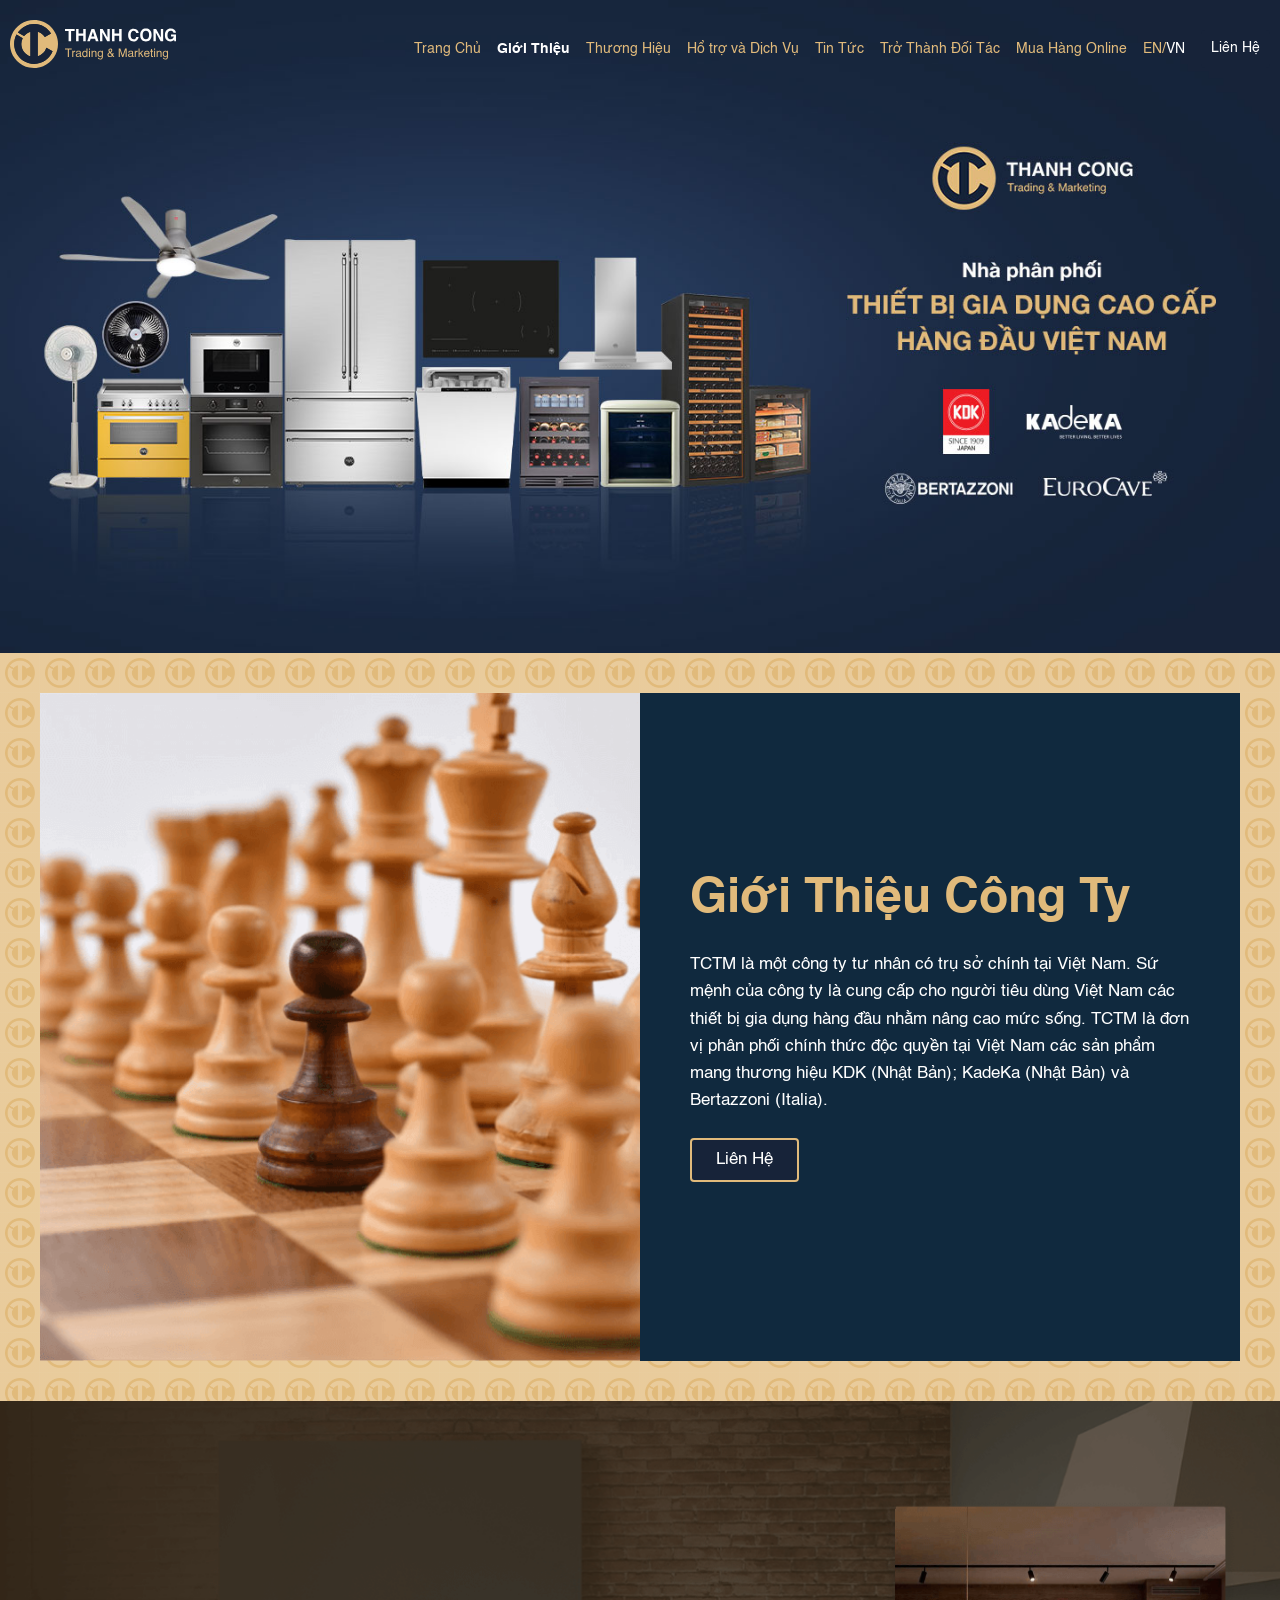
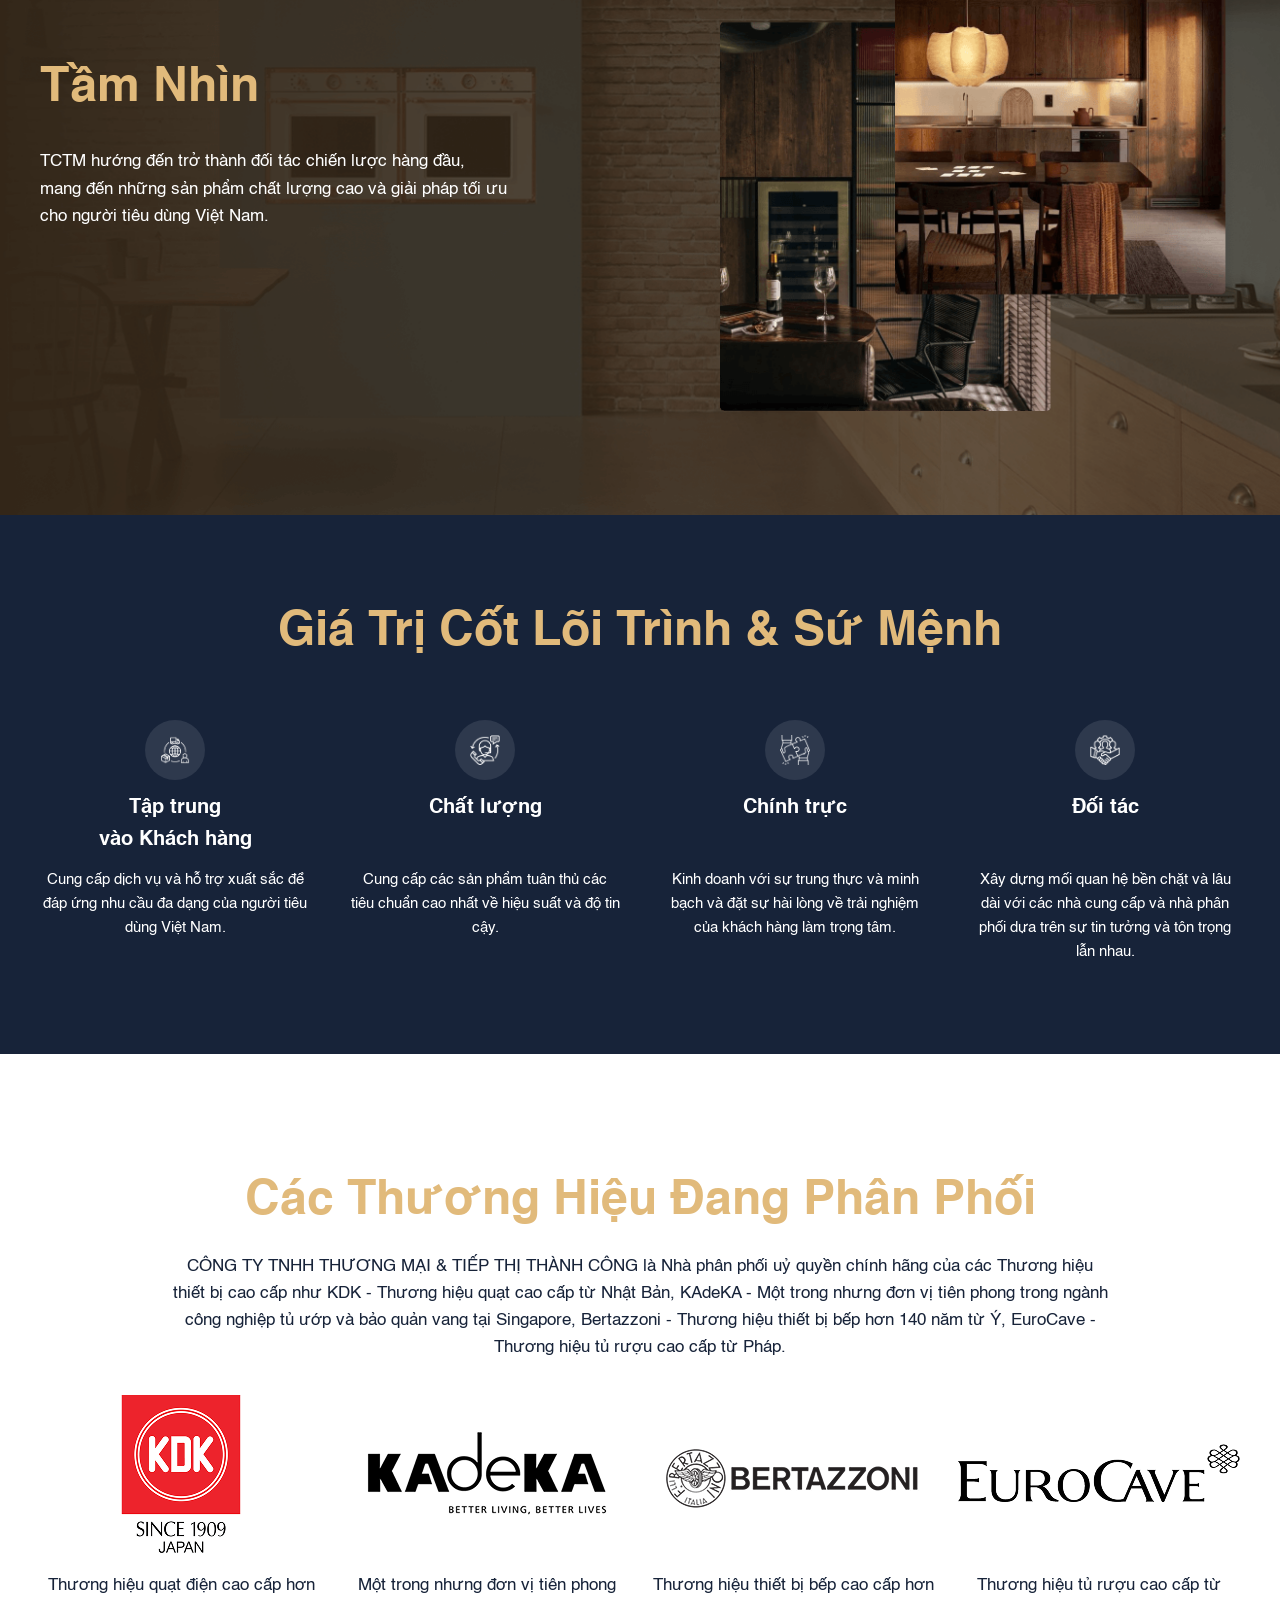
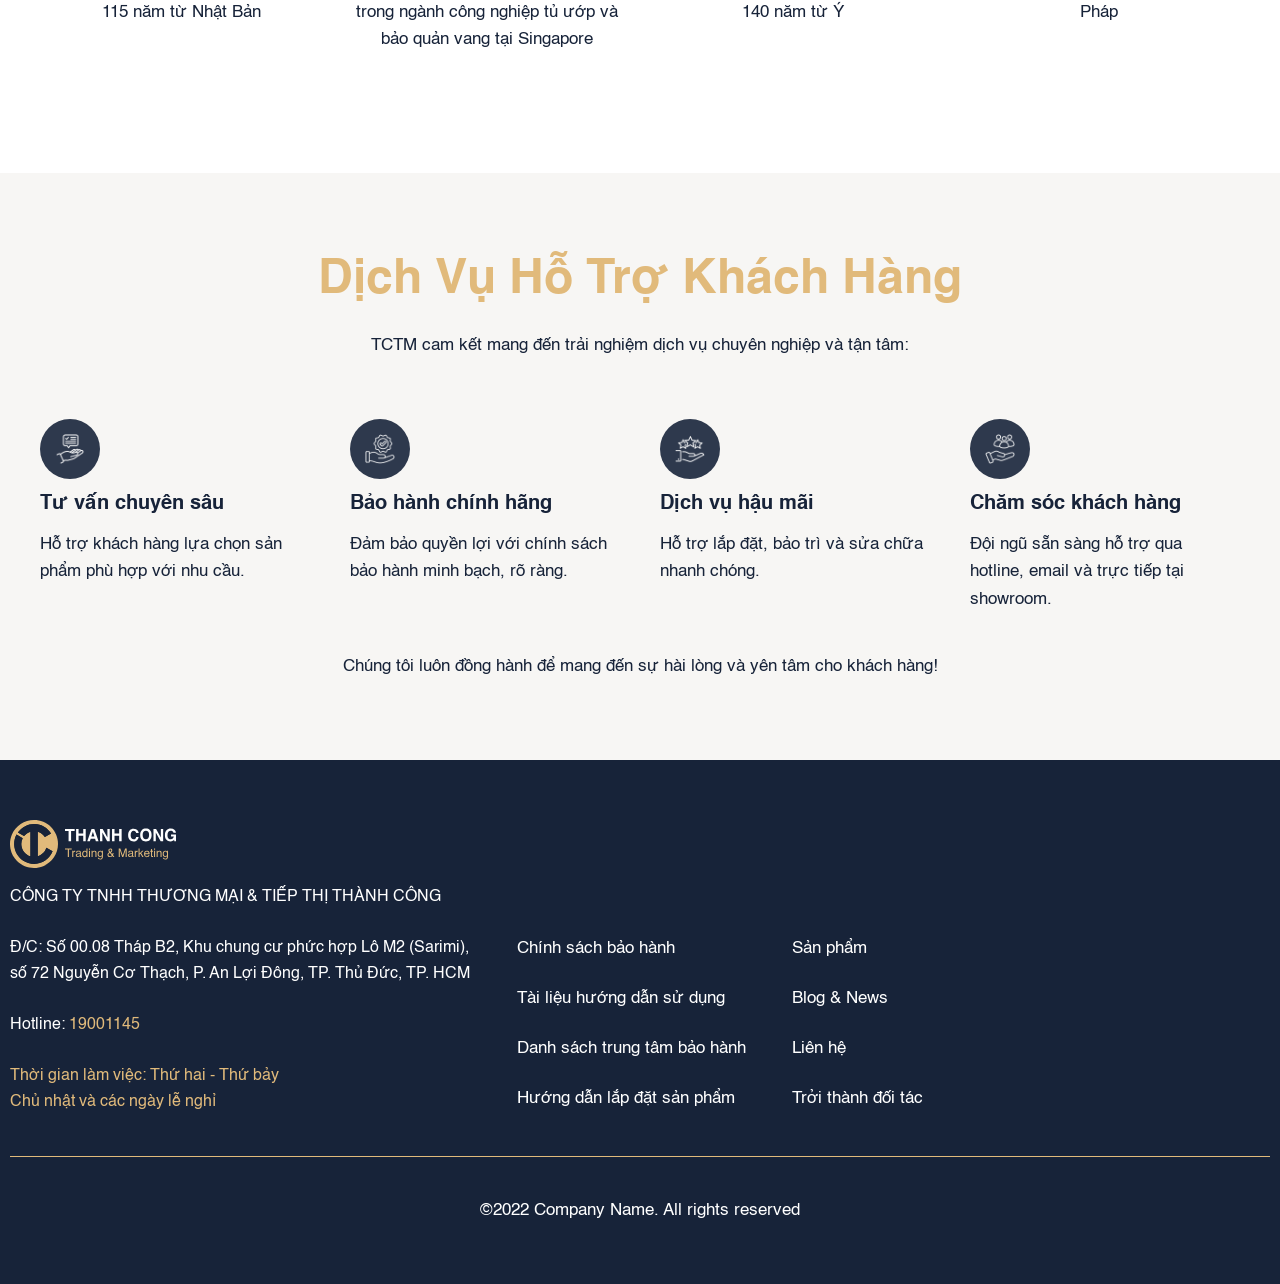
<file: page-about.html>
<!DOCTYPE html>
<html lang="vi">

<head>
  <meta charset="UTF-8">
  <meta name="viewport" content="width=device-width, initial-scale=1.0">
  <title>Document</title>

  <!-- Favicon -->
  <link rel="apple-touch-icon" sizes="180x180" href="./assets/imgs/favicon/apple-touch-icon.png">
  <link rel="icon" type="image/png" sizes="32x32" href="./assets/imgs/favicon/favicon-32x32.png">
  <link rel="icon" type="image/png" sizes="16x16" href="./assets/imgs/favicon/favicon-16x16.png">
  <link rel="icon" href="./favicon.ico" type="image/x-icon">

  <!-- CSS -->
  <link rel="stylesheet" href="/assets/venders/css/slick.css">
  <link rel="stylesheet" href="/assets/venders/css/slick-theme.css">
  <link rel="stylesheet" href="/assets/css/style.css">
</head>

<body>
  <header class="c-header js-header">
    <div class="c-header__container">
      <div class="c-header__logo">
        <a href="#">
          <img src="/assets/imgs/logo-capital.svg" alt="logo capital">
        </a>
      </div>
      <nav class="c-header__nav js-menu-header">
        <ul>
          <li><a href="/">Trang Chủ</a></li>
          <li class="active-page"><a href="/gioi-thieu">Giới Thiệu</a></li>
          <li><a href="/thuong-hieu">Thương Hiệu</a></li>
          <li><a href="/ho-tro-va-dich-vu">Hổ trợ và Dịch Vụ</a></li>
          <li><a href="/tin-tuc">Tin Tức</a></li>
          <li><a href="/tro-thanh-doi-tac">Trở Thành Đối Tác</a></li>
          <li><a href="/mua-hang-online">Mua Hàng Online</a></li>
          <li class="c-header__sub-menu-flag">
            <a href="#" class="c-header__btn03 js-show-menu-flag">EN/<span>VN</span></a>
            <ul>
              <li>
                <span class="js-hide-menu-flag">
                  <img src="/assets/imgs/flag-vn.jpg" alt="flag Viet Nam">
                  <span>Việt Nam</span>
                </span>
              </li>
              <li>
                <a href="/en/" class="js-hide-menu-flag">
                  <img src="/assets/imgs/flag-en.jpg" alt="flag Viet Nam">
                  <span>English</span>
                </a>
              </li>
            </ul>
          </li>
          <li><a href="/lien-he" class="c-header__btn01">Liên Hệ</a></li>
        </ul>
      </nav>
      <a href="#" class="c-header__btn02 js-btn-show-menu">button</a>
    </div>
  </header>

  <main>
    <div class="c-mv__brand">
      <div class="c-mv__brand--item">
        <img src="/assets/imgs/banner-home-page.jpg" alt="banner home page">
      </div>
    </div>

    <section class="c-about">
      <div class="l-container">
        <div class="c-about__inner">
          <div class="c-about__left">
            <img src="/assets/imgs/img-about-01.png" alt="Giới thiệu Công ty">
          </div>
          <div class="c-about__right">
            <h1 class="c-title__01">Giới thiệu Công ty</h1>
            <div class="c-desc__01 c-about__desc">
              TCTM là một công ty tư nhân có trụ sở chính tại Việt Nam. Sứ mệnh của công ty là cung cấp cho người tiêu
              dùng Việt Nam các thiết bị gia dụng hàng đầu nhằm nâng cao mức sống. TCTM là đơn vị phân phối chính thức
              độc quyền tại Việt Nam các sản phẩm mang thương hiệu KDK (Nhật Bản); KadeKa (Nhật Bản) và Bertazzoni
              (Italia).
            </div>
            <div class="c-btn__group01">
              <a href="/lien-he/" class="c-btn__01">Liên Hệ</a>
            </div>
          </div>
        </div>
      </div>
    </section>

    <section class="p-about__vison">
      <div class="l-container">
        <div class="p-about__vison--box">
          <div>
            <h2 class="c-title__01">Tầm nhìn</h2>
            <p class="c-desc__01 c-about__desc">TCTM hướng đến trở thành đối tác chiến lược hàng đầu, mang đến những sản
              phẩm chất lượng cao và giải pháp tối ưu cho người tiêu dùng Việt Nam.</p>
          </div>
          <div>
            <img src="/assets/imgs/img-about-02.png" alt="Tầm nhìn">
          </div>
        </div>
      </div>
    </section>

    <section class="p-about__misson">
      <div class="l-container">
        <div class="c-text--align-center01">
          <h2 class="c-title__01">Giá trị cốt lõi trình & Sứ mệnh</h2>
        </div>
    
        <div class="p-about__misson--list">
          <div class="p-about__misson--item">
            <div class="p-about__misson--icon">
              <img src="/assets/imgs/icon-about-01.png" alt="Tập trung vào Khách hàng">
            </div>
            <h3 class="p-about__misson--sub-title">Tập trung<br>vào Khách hàng</h3>
            <p class="p-about__misson--desc">Cung cấp dịch vụ và hỗ trợ xuất sắc để đáp ứng nhu cầu đa dạng của người tiêu dùng Việt Nam.</p>
          </div>
          <div class="p-about__misson--item">
            <div class="p-about__misson--icon">
              <img src="/assets/imgs/icon-about-02.png" alt="Chất lượng">
            </div>
            <h3 class="p-about__misson--sub-title">Chất lượng</h3>
            <p class="p-about__misson--desc">Cung cấp các sản phẩm tuân thủ các tiêu chuẩn cao nhất về hiệu suất và độ tin cậy.</p>
          </div>
          <div class="p-about__misson--item">
            <div class="p-about__misson--icon">
              <img src="/assets/imgs/icon-about-04.png" alt="Chính trực">
            </div>
            <h3 class="p-about__misson--sub-title">Chính trực</h3>
            <p class="p-about__misson--desc">Kinh doanh với sự trung thực và minh bạch và đặt sự hài lòng về trải nghiệm của khách hàng làm trọng tâm.</p>
          </div>
          <div class="p-about__misson--item">
            <div class="p-about__misson--icon">
              <img src="/assets/imgs/icon-about-03.png" alt="Đối tác">
            </div>
            <h3 class="p-about__misson--sub-title">Đối tác</h3>
            <p class="p-about__misson--desc">Xây dựng mối quan hệ bền chặt và lâu dài với các nhà cung cấp và nhà phân phối dựa trên sự tin tưởng và tôn trọng lẫn nhau.</p>
          </div>
        </div>
      </div>
    </section>

    <section class="c-partner">
      <div class="l-container">
        <div class="c-text--align-center01">
          <h2 class="c-title__01">Các Thương Hiệu Đang Phân Phối</h2>
          <p class="c-desc__01">CÔNG TY TNHH THƯƠNG MẠI & TIẾP THỊ THÀNH CÔNG là Nhà phân phối uỷ quyền chính hãng của
            các Thương hiệu thiết bị cao cấp như KDK - Thương hiệu quạt cao cấp từ Nhật Bản, KAdeKA - Một trong nhưng
            đơn vị tiên phong trong ngành công nghiệp tủ ướp và bảo quản vang tại Singapore, Bertazzoni - Thương hiệu
            thiết bị bếp hơn 140 năm từ Ý, EuroCave - Thương hiệu tủ rượu cao cấp từ Pháp.</p>
        </div>
        <div class="c-partner__inner">
          <div class="c-partner__item">
            <a href="https://kadeka.com.vn/" target="_blank" rel="noopener noreferrer">
              <img src="/assets/imgs/logo-kdk.png" alt="logo kdk">
            </a>
            <h3 class="c-partner__desc">Thương hiệu quạt điện cao cấp hơn 115 năm từ Nhật Bản</h3>
          </div>
          <div class="c-partner__item">
            <a href="https://kdk.com.vn/" target="_blank" rel="noopener noreferrer">
              <img src="/assets/imgs/logo-kadeka.png" alt="logo kadeka">
            </a>
            <h3 class="c-partner__desc">Một trong nhưng đơn vị tiên phong trong ngành công nghiệp tủ ướp và bảo quản
              vang tại Singapore</h3>
          </div>
          <div class="c-partner__item">
            <a href="https://universal.bertazzoni.com/" target="_blank" rel="noopener noreferrer">
              <img src="/assets/imgs/logo-bertazzoni.png" alt="logo bertazzoni">
            </a>
            <h3 class="c-partner__desc">Thương hiệu thiết bị bếp cao cấp hơn 140 năm từ Ý</h3>
          </div>
          <div class="c-partner__item">
            <a href="https://www.eurocave.com.sg/" target="_blank" rel="noopener noreferrer">
              <img src="/assets/imgs/logo-eurocave.png" alt="logo eurocave">
            </a>
            <h3 class="c-partner__desc">Thương hiệu tủ rượu cao cấp từ Pháp</h3>
          </div>
        </div>
      </div>
    </section>

    <section class="p-about__support">
      <div class="l-container">
        <div class="c-text--align-center01">
          <h2 class="c-title__01">Dịch Vụ Hỗ Trợ Khách Hàng</h2>
          <div class="c-desc__01">
            TCTM cam kết mang đến trải nghiệm dịch vụ chuyên nghiệp và tận tâm:
          </div>
        </div>
        <div class="p-about__support--list">
          <div class="p-about__support--item">
            <div class="p-about__support--icon">
              <img src="/assets/imgs/icon-about-support-01.png" alt="Tư vấn chuyên sâu">
            </div>
            <h3 class="p-about__support--title">Tư vấn chuyên sâu</h3>
            <p>Hỗ trợ khách hàng lựa chọn sản phẩm phù hợp với nhu cầu.</p>
          </div>
          <div class="p-about__support--item">
            <div class="p-about__support--icon">
              <img src="/assets/imgs/icon-about-support-02.png" alt="Bảo hành chính hãng">
            </div>
            <h3 class="p-about__support--title">Bảo hành chính hãng</h3>
            <p>Đảm bảo quyền lợi với chính sách bảo hành minh bạch, rõ ràng.</p>
          </div>
          <div class="p-about__support--item">
            <div class="p-about__support--icon">
              <img src="/assets/imgs/icon-about-support-03.png" alt="Dịch vụ hậu mãi">
            </div>
            <h3 class="p-about__support--title">Dịch vụ hậu mãi</h3>
            <p>Hỗ trợ lắp đặt, bảo trì và sửa chữa nhanh chóng.</p>
          </div>
          <div class="p-about__support--item">
            <div class="p-about__support--icon">
              <img src="/assets/imgs/icon-about-support-04.png" alt="Chăm sóc khách hàng">
            </div>
            <h3 class="p-about__support--title">Chăm sóc khách hàng</h3>
            <p>Đội ngũ sẵn sàng hỗ trợ qua hotline, email và trực tiếp tại showroom.</p>
            
          </div>
        </div>
        <p class="p-about__support--text01">Chúng tôi luôn đồng hành để mang đến sự hài lòng và yên tâm cho khách hàng!</p>
      </div>
    </section>

  </main>

  <footer class="c-footer">
    <div class="c-footer__container">
      <div class="c-footer__group01">
        <div class="c-footer__item01">
          <a href="/">
            <img src="/assets/imgs/logo-capital.svg" alt="logo capital">
          </a>
          <p class="c-footer__text01">
            CÔNG TY TNHH THƯƠNG MẠI & TIẾP THỊ THÀNH CÔNG<br>
            <br>
            Đ/C: Số 00.08 Tháp B2, Khu chung cư phức hợp Lô M2 (Sarimi), số 72 Nguyễn Cơ Thạch, P. An Lợi Đông,
            TP. Thủ Đức, TP. HCM<br>
            <br>
            Hotline: <a href="tel:19001145" class="c-text__yellow01">19001145</a><br>
            <br>
            <span class="c-text__yellow01">
              Thời gian làm việc: Thứ hai - Thứ bảy<br>
              Chủ nhật và các ngày lễ nghỉ
            </span>
          </p>
        </div>
        <div class="c-footer__item c-footer__menu">
          <ul>
            <li><a href="#">Chính sách bảo hành</a></li>
            <li><a href="#">Tài liệu hướng dẫn sử dụng</a></li>
            <li><a href="#">Danh sách trung tâm bảo hành</a></li>
            <li><a href="#">Hướng dẫn lắp đặt sản phẩm</a></li>
          </ul>
        </div>
        <div class="c-footer__item c-footer__menu">
          <ul>
            <li><a href="/san-pham">Sản phẩm</a></li>
            <li><a href="/tin-tuc">Blog & News</a></li>
            <li><a href="/lien-he">Liên hệ</a></li>
            <li><a href="#">Trởi thành đối tác</a></li>
          </ul>
        </div>
        <div class="c-footer__item">
          <iframe
            src="https://www.google.com/maps/embed?pb=!1m14!1m8!1m3!1d3919.525718298502!2d106.7242792!3d10.7709886!3m2!1i1024!2i768!4f13.1!3m3!1m2!1s0x317525f607ffc9c5%3A0x397b3d9e65ee1bbe!2sChung%20c%C6%B0%20Sarimi!5e0!3m2!1svi!2s!4v1741539284699!5m2!1svi!2s"
            width="348" height="296" style="border:0;" allowfullscreen="" loading="lazy"
            referrerpolicy="no-referrer-when-downgrade"></iframe>
        </div>
      </div>
      <div class="c-footer__group02">
        ©2022 Company Name. All rights reserved
      </div>
    </div>
  </footer>

  <!-- JS -->
  <script src="https://code.jquery.com/jquery-3.7.1.min.js"></script>
  <script src="/assets/venders/js/slick.min.js"></script>
  <script src="/assets/js/main.js"></script>
</body>

</html>
</file>
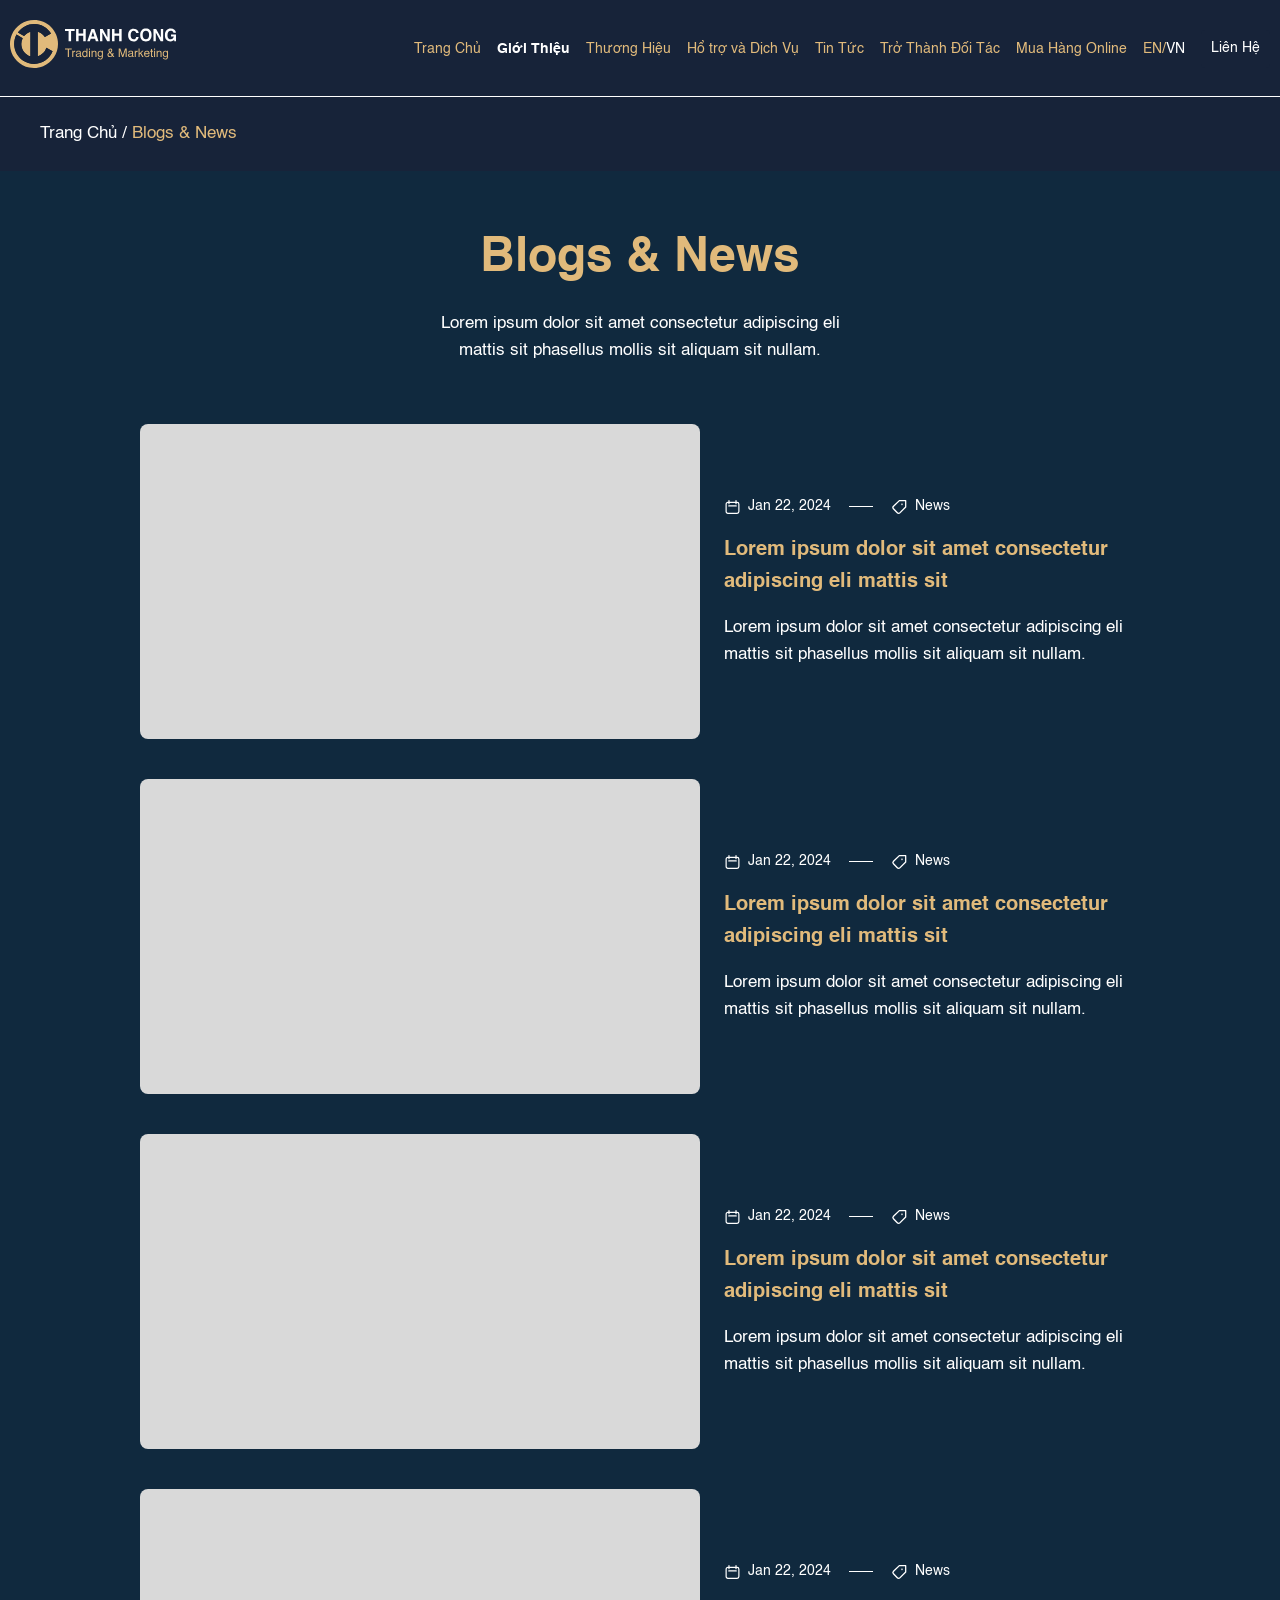
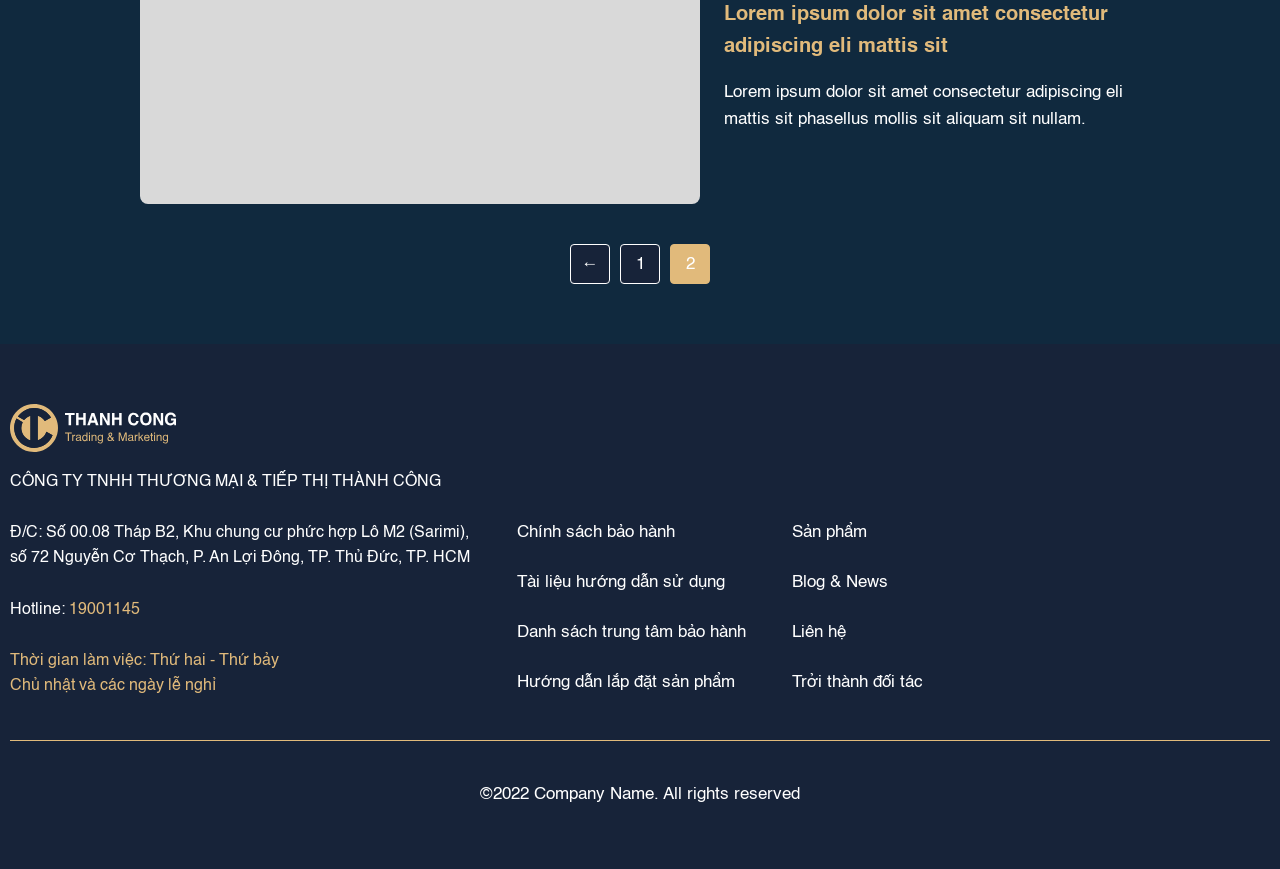
<file: page-archive.html>
<!DOCTYPE html>
<html lang="vi">

<head>
  <meta charset="UTF-8">
  <meta name="viewport" content="width=device-width, initial-scale=1.0">
  <title>Document</title>

  <!-- Favicon -->
  <link rel="apple-touch-icon" sizes="180x180" href="./assets/imgs/favicon/apple-touch-icon.png">
  <link rel="icon" type="image/png" sizes="32x32" href="./assets/imgs/favicon/favicon-32x32.png">
  <link rel="icon" type="image/png" sizes="16x16" href="./assets/imgs/favicon/favicon-16x16.png">
  <link rel="icon" href="./favicon.ico" type="image/x-icon">

  <!-- CSS -->
  <link rel="stylesheet" href="/assets/venders/css/slick.css">
  <link rel="stylesheet" href="/assets/venders/css/slick-theme.css">
  <link rel="stylesheet" href="/assets/css/style.css">
</head>

<body>
  <header class="c-header js-header">
    <div class="c-header__container">
      <div class="c-header__logo">
        <a href="#">
          <img src="/assets/imgs/logo-capital.svg" alt="logo capital">
        </a>
      </div>
      <nav class="c-header__nav js-menu-header">
        <ul>
          <li><a href="/">Trang Chủ</a></li>
          <li class="active-page"><a href="/gioi-thieu">Giới Thiệu</a></li>
          <li><a href="/thuong-hieu">Thương Hiệu</a></li>
          <li><a href="/ho-tro-va-dich-vu">Hổ trợ và Dịch Vụ</a></li>
          <li><a href="/tin-tuc">Tin Tức</a></li>
          <li><a href="/tro-thanh-doi-tac">Trở Thành Đối Tác</a></li>
          <li><a href="/mua-hang-online">Mua Hàng Online</a></li>
          <li class="c-header__sub-menu-flag">
            <a href="#" class="c-header__btn03 js-show-menu-flag">EN/<span>VN</span></a>
            <ul>
              <li>
                <span class="js-hide-menu-flag">
                  <img src="/assets/imgs/flag-vn.jpg" alt="flag Viet Nam">
                  <span>Việt Nam</span>
                </span>
              </li>
              <li>
                <a href="/en/" class="js-hide-menu-flag">
                  <img src="/assets/imgs/flag-en.jpg" alt="flag Viet Nam">
                  <span>English</span>
                </a>
              </li>
            </ul>
          </li>
          <li><a href="/lien-he" class="c-header__btn01">Liên Hệ</a></li>
        </ul>
      </nav>
      <a href="#" class="c-header__btn02 js-btn-show-menu">button</a>
    </div>
  </header>

  <main>
    <div class="c-breadcrumb">
      <div class="c-breadcrumb__inner">
        <nav class="l-container">
          <ul>
            <li><a href="/">Trang Chủ</a></li>
            <li><span>Blogs & News</span></li>
          </ul>
        </nav>
      </div>
    </div>

    <section class="p-archive__cats">
      <div class="p-archive__container">
        <div class="p-archive__cats--box01">
          <h1 class="c-title__01">Blogs & News</h1>
          <p class="c-desc__01 p-archive__cats--desc01">
            Lorem ipsum dolor sit amet consectetur adipiscing eli mattis sit phasellus mollis sit aliquam sit nullam.
          </p>
        </div>

        <div class="p-archive__cats--inner01">
          <div class="p-archive__cats--item">
            <a href="/single.html" class="p-archive__cats--img">
              <img src="/assets/imgs/img-dummy-01.jpg" alt="" loading="lazy">
            </a>
            <div>
              <div class="p-archive__cats--intro"><span class="p-archive__cats--date">Jan 22, 2024</span> <span
                  class="p-archive__cats--icon01"></span> <span class="p-archive__cats--cat">News</span></div>
              <a href="single.html">
                <h3 class="p-archive__cats--title02">Lorem ipsum dolor sit amet consectetur adipiscing eli mattis sit
                </h3>
              </a>
              <p class="p-archive__cats--desc02">Lorem ipsum dolor sit amet consectetur adipiscing eli mattis sit
                phasellus mollis sit aliquam sit nullam.</p>
            </div>
          </div>
          <div class="p-archive__cats--item">
            <a href="/single.html" class="p-archive__cats--img">
              <img src="/assets/imgs/img-dummy-01.jpg" alt="" loading="lazy">
            </a>
            <div>
              <div class="p-archive__cats--intro"><span class="p-archive__cats--date">Jan 22, 2024</span> <span
                  class="p-archive__cats--icon01"></span> <span class="p-archive__cats--cat">News</span></div>
              <a href="single.html">
                <h3 class="p-archive__cats--title02">Lorem ipsum dolor sit amet consectetur adipiscing eli mattis sit
                </h3>
              </a>
              <p class="p-archive__cats--desc02">Lorem ipsum dolor sit amet consectetur adipiscing eli mattis sit
                phasellus mollis sit aliquam sit nullam.</p>
            </div>
          </div>
          <div class="p-archive__cats--item">
            <a href="/single.html" class="p-archive__cats--img">
              <img src="/assets/imgs/img-dummy-01.jpg" alt="" loading="lazy">
            </a>
            <div>
              <div class="p-archive__cats--intro"><span class="p-archive__cats--date">Jan 22, 2024</span> <span
                  class="p-archive__cats--icon01"></span> <span class="p-archive__cats--cat">News</span></div>
              <a href="single.html">
                <h3 class="p-archive__cats--title02">Lorem ipsum dolor sit amet consectetur adipiscing eli mattis sit
                </h3>
              </a>
              <p class="p-archive__cats--desc02">Lorem ipsum dolor sit amet consectetur adipiscing eli mattis sit
                phasellus mollis sit aliquam sit nullam.</p>
            </div>
          </div>
          <div class="p-archive__cats--item">
            <a href="/single.html" class="p-archive__cats--img">
              <img src="/assets/imgs/img-dummy-01.jpg" alt="" loading="lazy">
            </a>
            <div>
              <div class="p-archive__cats--intro"><span class="p-archive__cats--date">Jan 22, 2024</span> <span
                  class="p-archive__cats--icon01"></span> <span class="p-archive__cats--cat">News</span></div>
              <a href="single.html">
                <h3 class="p-archive__cats--title02">Lorem ipsum dolor sit amet consectetur adipiscing eli mattis sit
                </h3>
              </a>
              <p class="p-archive__cats--desc02">Lorem ipsum dolor sit amet consectetur adipiscing eli mattis sit
                phasellus mollis sit aliquam sit nullam.</p>
            </div>
          </div>
        </div>
        <div class="c-paging">
          <a class="prev page-numbers" href="http://localhost/capital-local/tin-tuc/">←</a>
          <a class="page-numbers" href="http://localhost/capital-local/tin-tuc/">1</a>
          <span aria-current="page" class="page-numbers current">2</span>
        </div>

      </div>
    </section>


  </main>

  <footer class="c-footer">
    <div class="c-footer__container">
      <div class="c-footer__group01">
        <div class="c-footer__item01">
          <a href="/">
            <img src="/assets/imgs/logo-capital.svg" alt="logo capital">
          </a>
          <p class="c-footer__text01">
            CÔNG TY TNHH THƯƠNG MẠI & TIẾP THỊ THÀNH CÔNG<br>
            <br>
            Đ/C: Số 00.08 Tháp B2, Khu chung cư phức hợp Lô M2 (Sarimi), số 72 Nguyễn Cơ Thạch, P. An Lợi Đông,
            TP. Thủ Đức, TP. HCM<br>
            <br>
            Hotline: <a href="tel:19001145" class="c-text__yellow01">19001145</a><br>
            <br>
            <span class="c-text__yellow01">
              Thời gian làm việc: Thứ hai - Thứ bảy<br>
              Chủ nhật và các ngày lễ nghỉ
            </span>
          </p>
        </div>
        <div class="c-footer__item c-footer__menu">
          <ul>
            <li><a href="#">Chính sách bảo hành</a></li>
            <li><a href="#">Tài liệu hướng dẫn sử dụng</a></li>
            <li><a href="#">Danh sách trung tâm bảo hành</a></li>
            <li><a href="#">Hướng dẫn lắp đặt sản phẩm</a></li>
          </ul>
        </div>
        <div class="c-footer__item c-footer__menu">
          <ul>
            <li><a href="/san-pham">Sản phẩm</a></li>
            <li><a href="/tin-tuc">Blog & News</a></li>
            <li><a href="/lien-he">Liên hệ</a></li>
            <li><a href="#">Trởi thành đối tác</a></li>
          </ul>
        </div>
        <div class="c-footer__item">
          <iframe
            src="https://www.google.com/maps/embed?pb=!1m14!1m8!1m3!1d3919.525718298502!2d106.7242792!3d10.7709886!3m2!1i1024!2i768!4f13.1!3m3!1m2!1s0x317525f607ffc9c5%3A0x397b3d9e65ee1bbe!2sChung%20c%C6%B0%20Sarimi!5e0!3m2!1svi!2s!4v1741539284699!5m2!1svi!2s"
            width="348" height="296" style="border:0;" allowfullscreen="" loading="lazy"
            referrerpolicy="no-referrer-when-downgrade"></iframe>
        </div>
      </div>
      <div class="c-footer__group02">
        ©2022 Company Name. All rights reserved
      </div>
    </div>
  </footer>

  <!-- JS -->
  <script src="https://code.jquery.com/jquery-3.7.1.min.js"></script>
  <script src="/assets/venders/js/slick.min.js"></script>
  <script src="/assets/js/main.js"></script>
</body>

</html>
</file>
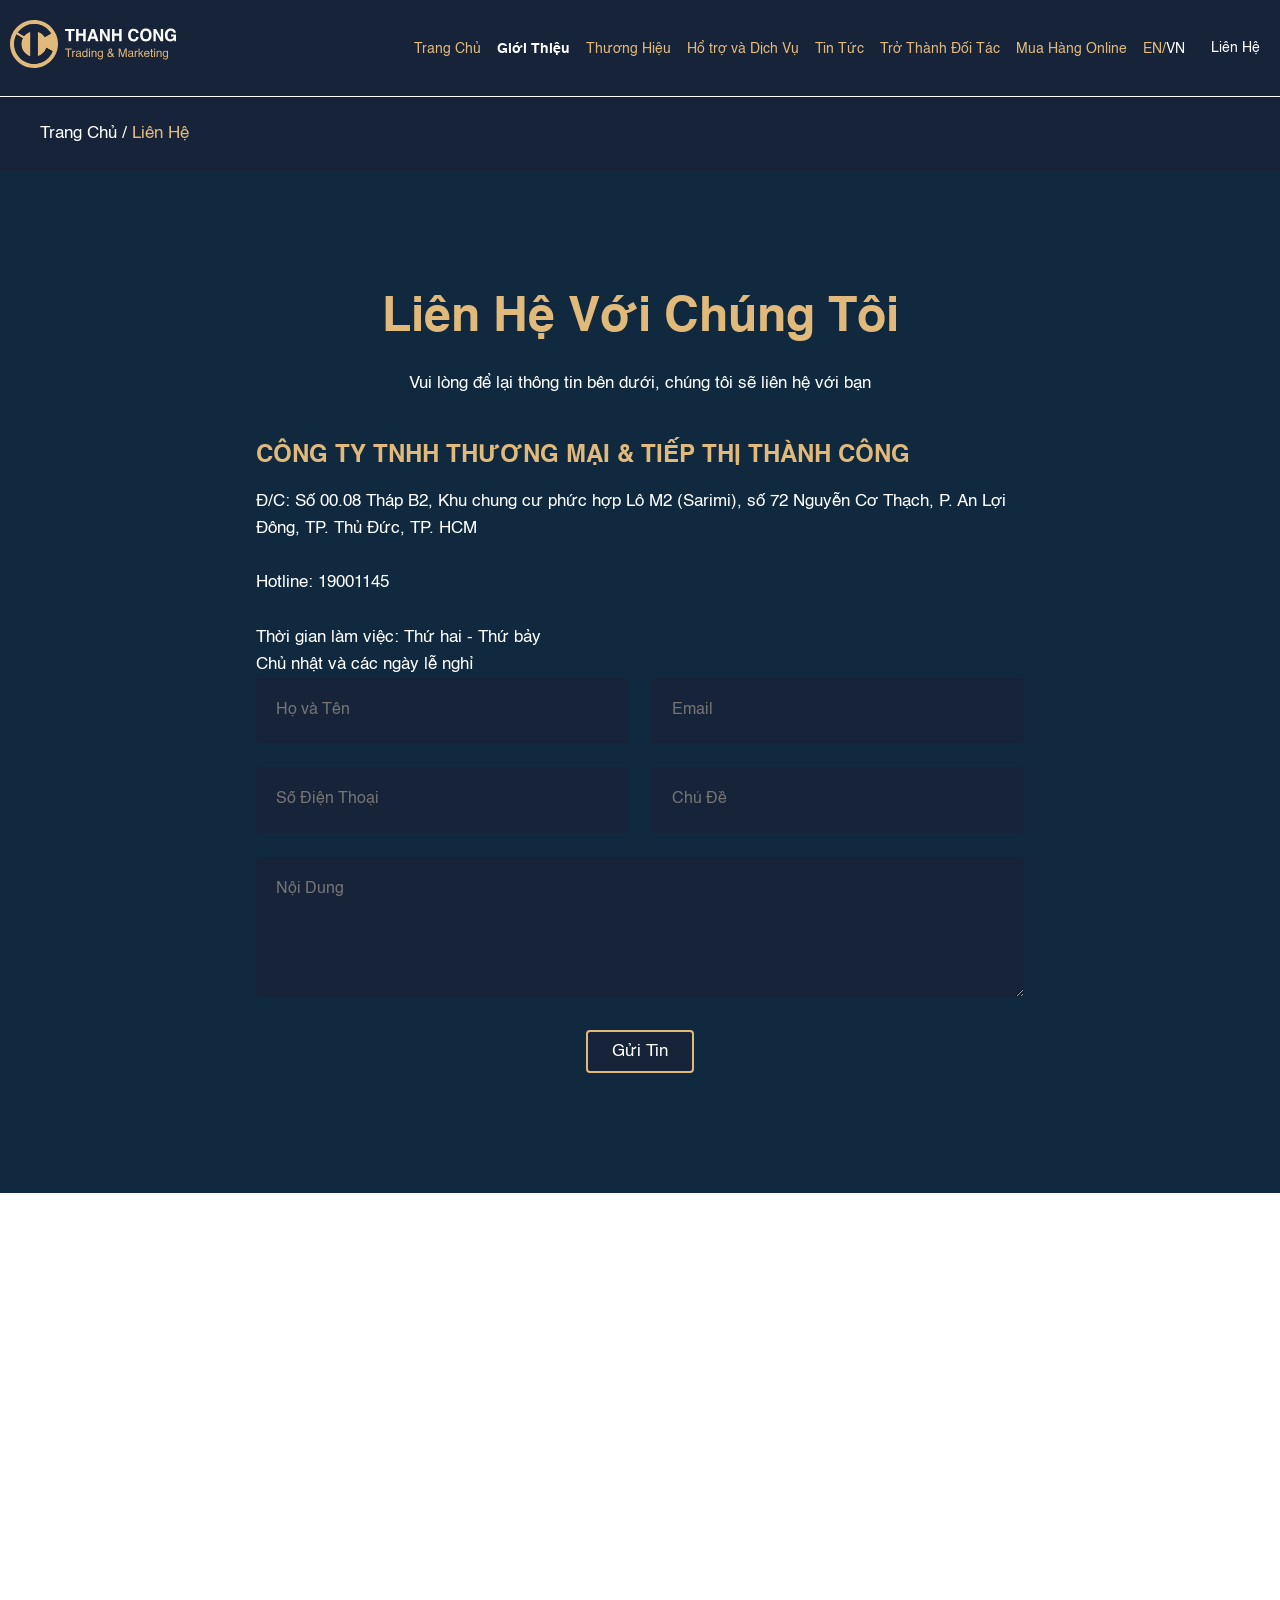
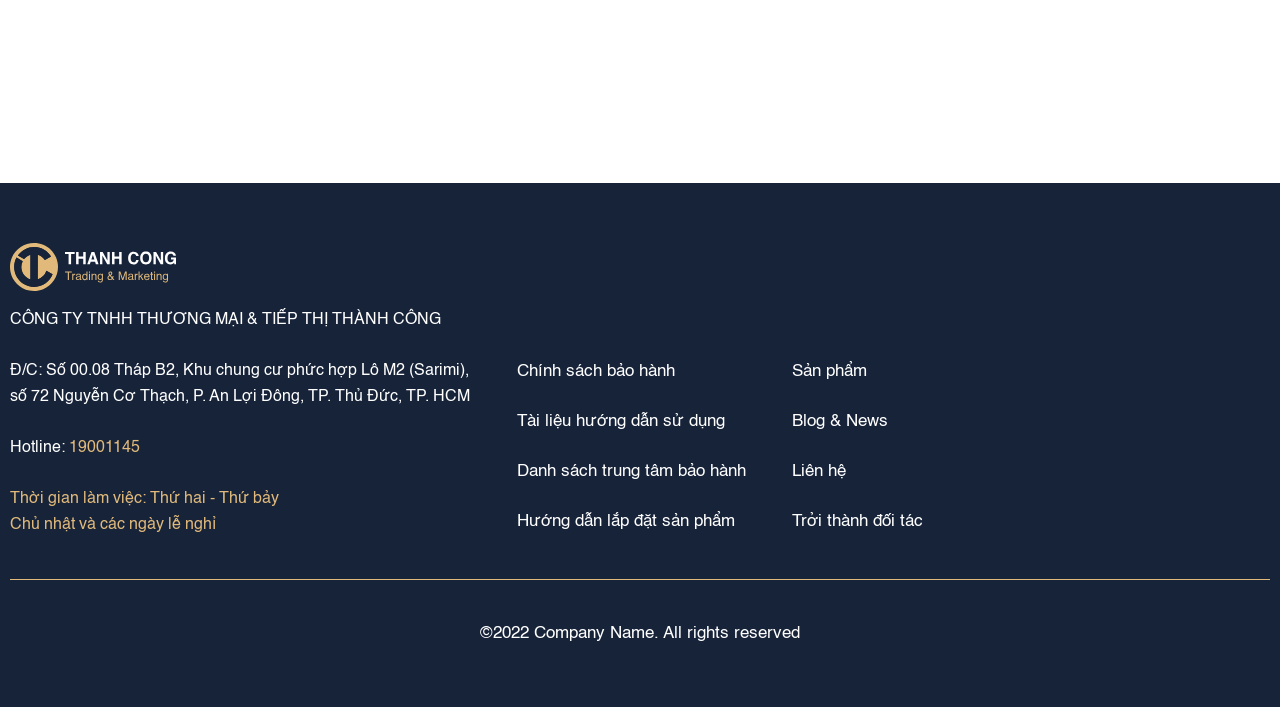
<file: page-contact.html>
<!DOCTYPE html>
<html lang="vi">

<head>
  <meta charset="UTF-8">
  <meta name="viewport" content="width=device-width, initial-scale=1.0">
  <title>Document</title>

  <!-- Favicon -->
  <link rel="apple-touch-icon" sizes="180x180" href="./assets/imgs/favicon/apple-touch-icon.png">
  <link rel="icon" type="image/png" sizes="32x32" href="./assets/imgs/favicon/favicon-32x32.png">
  <link rel="icon" type="image/png" sizes="16x16" href="./assets/imgs/favicon/favicon-16x16.png">
  <link rel="icon" href="./favicon.ico" type="image/x-icon">

  <!-- CSS -->
  <link rel="stylesheet" href="/assets/venders/css/slick.css">
  <link rel="stylesheet" href="/assets/venders/css/slick-theme.css">
  <link rel="stylesheet" href="/assets/css/style.css">
</head>

<body>
  <header class="c-header js-header">
    <div class="c-header__container">
      <div class="c-header__logo">
        <a href="#">
          <img src="/assets/imgs/logo-capital.svg" alt="logo capital">
        </a>
      </div>
      <nav class="c-header__nav js-menu-header">
        <ul>
          <li><a href="/">Trang Chủ</a></li>
          <li class="active-page"><a href="/gioi-thieu">Giới Thiệu</a></li>
          <li><a href="/thuong-hieu">Thương Hiệu</a></li>
          <li><a href="/ho-tro-va-dich-vu">Hổ trợ và Dịch Vụ</a></li>
          <li><a href="/tin-tuc">Tin Tức</a></li>
          <li><a href="/tro-thanh-doi-tac">Trở Thành Đối Tác</a></li>
          <li><a href="/mua-hang-online">Mua Hàng Online</a></li>
          <li class="c-header__sub-menu-flag">
            <a href="#" class="c-header__btn03 js-show-menu-flag">EN/<span>VN</span></a>
            <ul>
              <li>
                <span class="js-hide-menu-flag">
                  <img src="/assets/imgs/flag-vn.jpg" alt="flag Viet Nam">
                  <span>Việt Nam</span>
                </span>
              </li>
              <li>
                <a href="/en/" class="js-hide-menu-flag">
                  <img src="/assets/imgs/flag-en.jpg" alt="flag Viet Nam">
                  <span>English</span>
                </a>
              </li>
            </ul>
          </li>
          <li><a href="/lien-he" class="c-header__btn01">Liên Hệ</a></li>
        </ul>
      </nav>
      <a href="#" class="c-header__btn02 js-btn-show-menu">button</a>
    </div>
  </header>

  <main>
    <div class="c-breadcrumb">
      <div class="c-breadcrumb__inner">
        <nav class="l-container">
          <ul>
            <li><a href="/">Trang Chủ</a></li>
            <li><span>Liên Hệ</span></li>
          </ul>
        </nav>
      </div>
    </div>

    <section class="c-contact">
      <div class="l-container">
        <div class="c-text--align-center01">
          <h2 class="c-title__01">Liên Hệ Với Chúng Tôi</h2>
          <p class="c-desc__01 c-text__white01">
            Vui lòng để lại thông tin bên dưới, chúng tôi sẽ liên hệ với bạn
          </p>
        </div>
        <div class="c-contact__inner">
          <div class="c-contact__item">
            <h3 class="c-title__02 c-contact__title02">CÔNG TY TNHH THƯƠNG MẠI & TIẾP THỊ THÀNH CÔNG</h3>
            <div class="c-text__white01">
              <p>
                Đ/C: Số 00.08 Tháp B2, Khu chung cư phức hợp Lô M2 (Sarimi), số 72 Nguyễn Cơ Thạch, P. An Lợi Đông, TP. Thủ Đức, TP. HCM
                <br><br>
                Hotline: 19001145
                <br><br>
                Thời gian làm việc: Thứ hai - Thứ bảy<br>
                Chủ nhật và các ngày lễ nghỉ
              </p>
            </div>
          </div>
          <div class="c-contact__item">
            <div class="c-contact__form01">
              <form action="#" method="post">
                <div class="c-contact__group01">
                  <div class="c-contact__box02">
                    <input type="text" name="name" placeholder="Họ và Tên">
                  </div>
                  <div class="c-contact__box02">
                    <input type="email" name="email" placeholder="Email">
                  </div>
                </div>
                <div class="c-contact__group01">
                  <div class="c-contact__box02">
                    <input type="text" name="phone" placeholder="Số Điện Thoại">
                  </div>
                  <div class="c-contact__box02">
                    <input type="text" name="title" placeholder="Chủ Đề">
                  </div>
                </div>
                <div class="c-contact__box02">
                  <textarea name="message" placeholder="Nội Dung"></textarea>
                </div>
                <div class="c-contact__box03">
                  <button type="submit" class="c-btn__01">Gửi Tin</button>
                </div>
              </form>
            </div>
          </div>
        </div>
      </div>
    </section>

    <div class="c-contact__maps">
      <iframe src="https://www.google.com/maps/embed?pb=!1m14!1m8!1m3!1d7839.051426186004!2d106.724279!3d10.770989!3m2!1i1024!2i768!4f13.1!3m3!1m2!1s0x317525f607ffc9c5%3A0x397b3d9e65ee1bbe!2sChung%20c%C6%B0%20Sarimi!5e0!3m2!1svi!2sus!4v1742401594418!5m2!1svi!2sus" width="800" height="600" style="border:0;" allowfullscreen="" loading="lazy" referrerpolicy="no-referrer-when-downgrade"></iframe>
    </div>

  </main>

  <footer class="c-footer">
    <div class="c-footer__container">
      <div class="c-footer__group01">
        <div class="c-footer__item01">
          <a href="/">
            <img src="/assets/imgs/logo-capital.svg" alt="logo capital">
          </a>
          <p class="c-footer__text01">
            CÔNG TY TNHH THƯƠNG MẠI & TIẾP THỊ THÀNH CÔNG<br>
            <br>
            Đ/C: Số 00.08 Tháp B2, Khu chung cư phức hợp Lô M2 (Sarimi), số 72 Nguyễn Cơ Thạch, P. An Lợi Đông,
            TP. Thủ Đức, TP. HCM<br>
            <br>
            Hotline: <a href="tel:19001145" class="c-text__yellow01">19001145</a><br>
            <br>
            <span class="c-text__yellow01">
              Thời gian làm việc: Thứ hai - Thứ bảy<br>
              Chủ nhật và các ngày lễ nghỉ
            </span>
          </p>
        </div>
        <div class="c-footer__item c-footer__menu">
          <ul>
            <li><a href="#">Chính sách bảo hành</a></li>
            <li><a href="#">Tài liệu hướng dẫn sử dụng</a></li>
            <li><a href="#">Danh sách trung tâm bảo hành</a></li>
            <li><a href="#">Hướng dẫn lắp đặt sản phẩm</a></li>
          </ul>
        </div>
        <div class="c-footer__item c-footer__menu">
          <ul>
            <li><a href="/san-pham">Sản phẩm</a></li>
            <li><a href="/tin-tuc">Blog & News</a></li>
            <li><a href="/lien-he">Liên hệ</a></li>
            <li><a href="#">Trởi thành đối tác</a></li>
          </ul>
        </div>
        <div class="c-footer__item">
          <iframe
            src="https://www.google.com/maps/embed?pb=!1m14!1m8!1m3!1d3919.525718298502!2d106.7242792!3d10.7709886!3m2!1i1024!2i768!4f13.1!3m3!1m2!1s0x317525f607ffc9c5%3A0x397b3d9e65ee1bbe!2sChung%20c%C6%B0%20Sarimi!5e0!3m2!1svi!2s!4v1741539284699!5m2!1svi!2s"
            width="348" height="296" style="border:0;" allowfullscreen="" loading="lazy"
            referrerpolicy="no-referrer-when-downgrade"></iframe>
        </div>
      </div>
      <div class="c-footer__group02">
        ©2022 Company Name. All rights reserved
      </div>
    </div>
  </footer>

  <!-- JS -->
  <script src="https://code.jquery.com/jquery-3.7.1.min.js"></script>
  <script src="/assets/venders/js/slick.min.js"></script>
  <script src="/assets/js/main.js"></script>
</body>

</html>
</file>
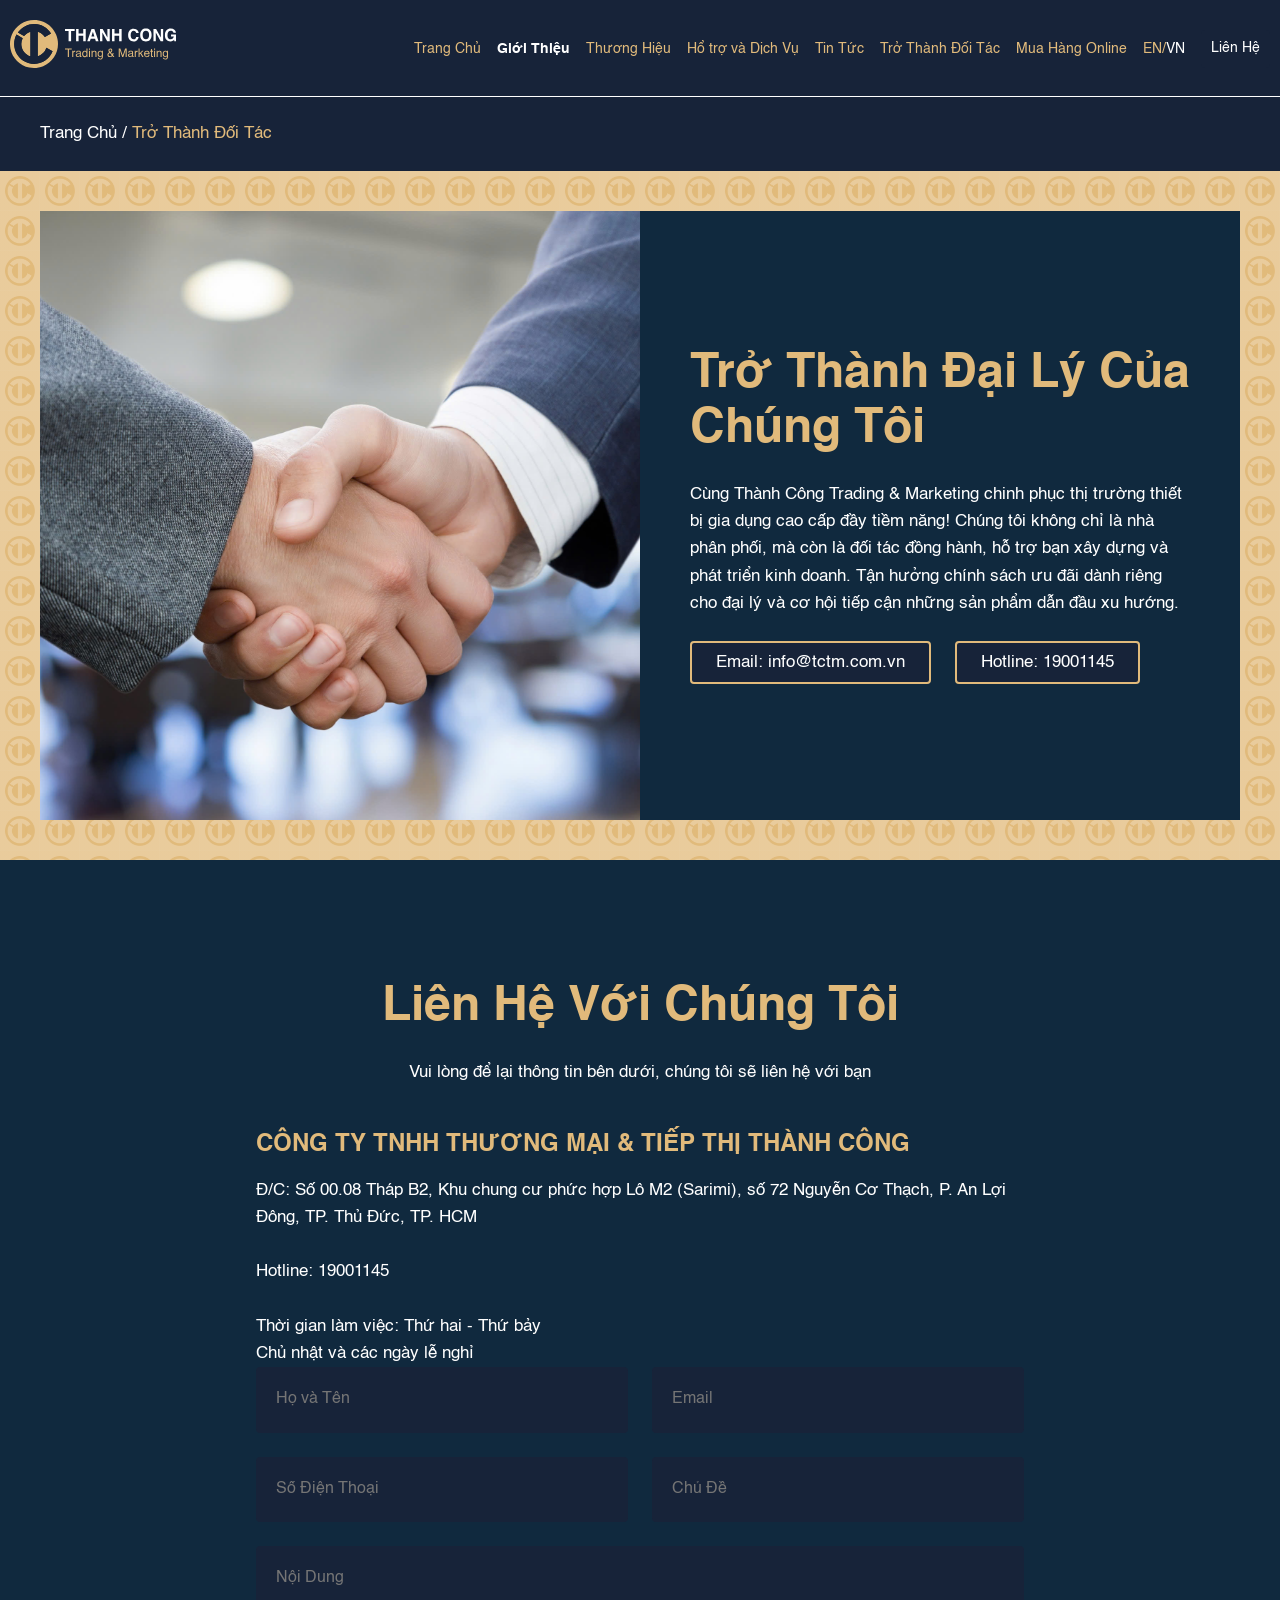
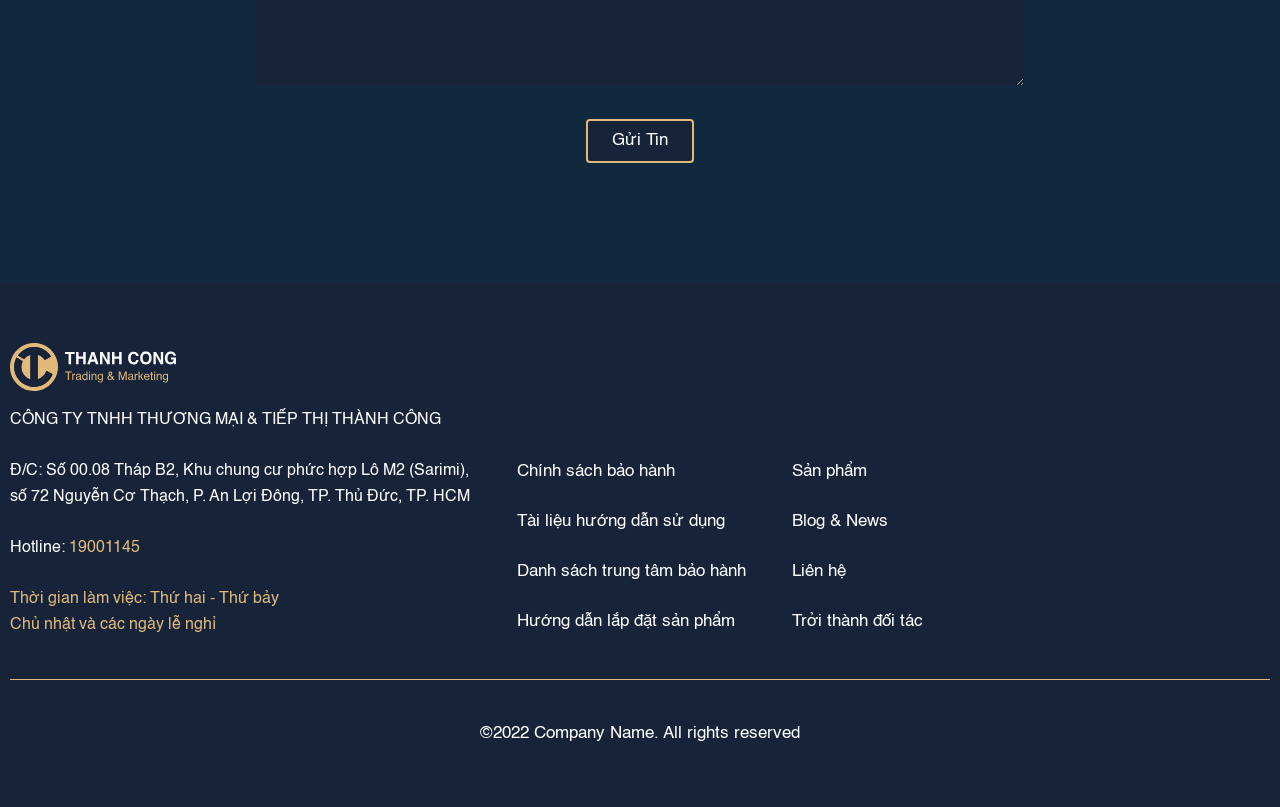
<file: page-dealer-zone.html>
<!DOCTYPE html>
<html lang="vi">

<head>
  <meta charset="UTF-8">
  <meta name="viewport" content="width=device-width, initial-scale=1.0">
  <title>Document</title>

  <!-- Favicon -->
  <link rel="apple-touch-icon" sizes="180x180" href="./assets/imgs/favicon/apple-touch-icon.png">
  <link rel="icon" type="image/png" sizes="32x32" href="./assets/imgs/favicon/favicon-32x32.png">
  <link rel="icon" type="image/png" sizes="16x16" href="./assets/imgs/favicon/favicon-16x16.png">
  <link rel="icon" href="./favicon.ico" type="image/x-icon">

  <!-- CSS -->
  <link rel="stylesheet" href="/assets/venders/css/slick.css">
  <link rel="stylesheet" href="/assets/venders/css/slick-theme.css">
  <link rel="stylesheet" href="/assets/css/style.css">
</head>

<body>
  <header class="c-header js-header">
    <div class="c-header__container">
      <div class="c-header__logo">
        <a href="#">
          <img src="/assets/imgs/logo-capital.svg" alt="logo capital">
        </a>
      </div>
      <nav class="c-header__nav js-menu-header">
        <ul>
          <li><a href="/">Trang Chủ</a></li>
          <li class="active-page"><a href="/gioi-thieu">Giới Thiệu</a></li>
          <li><a href="/thuong-hieu">Thương Hiệu</a></li>
          <li><a href="/ho-tro-va-dich-vu">Hổ trợ và Dịch Vụ</a></li>
          <li><a href="/tin-tuc">Tin Tức</a></li>
          <li><a href="/tro-thanh-doi-tac">Trở Thành Đối Tác</a></li>
          <li><a href="/mua-hang-online">Mua Hàng Online</a></li>
          <li class="c-header__sub-menu-flag">
            <a href="#" class="c-header__btn03 js-show-menu-flag">EN/<span>VN</span></a>
            <ul>
              <li>
                <span class="js-hide-menu-flag">
                  <img src="/assets/imgs/flag-vn.jpg" alt="flag Viet Nam">
                  <span>Việt Nam</span>
                </span>
              </li>
              <li>
                <a href="/en/" class="js-hide-menu-flag">
                  <img src="/assets/imgs/flag-en.jpg" alt="flag Viet Nam">
                  <span>English</span>
                </a>
              </li>
            </ul>
          </li>
          <li><a href="/lien-he" class="c-header__btn01">Liên Hệ</a></li>
        </ul>
      </nav>
      <a href="#" class="c-header__btn02 js-btn-show-menu">button</a>
    </div>
  </header>

  <main>
    <div class="c-breadcrumb">
      <div class="c-breadcrumb__inner">
        <nav class="l-container">
          <ul>
            <li><a href="/">Trang Chủ</a></li>
            <li><span>Trở Thành Đối Tác</span></li>
          </ul>
        </nav>
      </div>
    </div>

    <section class="c-about">
      <div class="l-container">
        <div class="c-about__inner">
          <div class="c-about__left">
            <img src="/assets/imgs/img-dealer-zone-01.jpg" alt="Trở thành đại lý của chúng tôi">
          </div>
          <div class="c-about__right">
            <h1 class="c-title__01">Trở thành đại lý của chúng tôi</h1>
            <p class="c-desc__01 c-about__desc">
              Cùng Thành Công Trading & Marketing chinh phục thị trường thiết bị gia dụng cao cấp đầy tiềm năng! Chúng
              tôi không chỉ là nhà phân phối, mà còn là đối tác đồng hành, hỗ trợ bạn xây dựng và phát triển kinh doanh.
              Tận hưởng chính sách ưu đãi dành riêng cho đại lý và cơ hội tiếp cận những sản phẩm dẫn đầu xu hướng.
            </p>
            <div class="c-btn__group01">
              <a href="mailto:info@tctm.com.vn" class="c-btn__01">Email: info@tctm.com.vn</a>
              <a href="tel:19001145" class="c-btn__01">Hotline: 19001145</a>
            </div>
          </div>
        </div>
      </div>
    </section>

    <section class="c-contact">
      <div class="l-container">
        <div class="c-text--align-center01">
          <h2 class="c-title__01">Liên Hệ Với Chúng Tôi</h2>
          <p class="c-desc__01 c-text__white01">
            Vui lòng để lại thông tin bên dưới, chúng tôi sẽ liên hệ với bạn
          </p>
        </div>
        <div class="c-contact__inner">
          <div class="c-contact__item">
            <h3 class="c-title__02 c-contact__title02">CÔNG TY TNHH THƯƠNG MẠI & TIẾP THỊ THÀNH CÔNG</h3>
            <div class="c-text__white01">
              <p>
                Đ/C: Số 00.08 Tháp B2, Khu chung cư phức hợp Lô M2 (Sarimi), số 72 Nguyễn Cơ Thạch, P. An Lợi Đông, TP. Thủ Đức, TP. HCM
                <br><br>
                Hotline: 19001145
                <br><br>
                Thời gian làm việc: Thứ hai - Thứ bảy<br>
                Chủ nhật và các ngày lễ nghỉ
              </p>
            </div>
          </div>
          <div class="c-contact__item">
            <div class="c-contact__form01">
              <form action="#" method="post">
                <div class="c-contact__group01">
                  <div class="c-contact__box02">
                    <input type="text" name="name" placeholder="Họ và Tên">
                  </div>
                  <div class="c-contact__box02">
                    <input type="email" name="email" placeholder="Email">
                  </div>
                </div>
                <div class="c-contact__group01">
                  <div class="c-contact__box02">
                    <input type="text" name="phone" placeholder="Số Điện Thoại">
                  </div>
                  <div class="c-contact__box02">
                    <input type="text" name="title" placeholder="Chủ Đề">
                  </div>
                </div>
                <div class="c-contact__box02">
                  <textarea name="message" placeholder="Nội Dung"></textarea>
                </div>
                <div class="c-contact__box03">
                  <button type="submit" class="c-btn__01">Gửi Tin</button>
                </div>
              </form>
            </div>
          </div>
        </div>
      </div>
    </section>

  </main>

  <footer class="c-footer">
    <div class="c-footer__container">
      <div class="c-footer__group01">
        <div class="c-footer__item01">
          <a href="/">
            <img src="/assets/imgs/logo-capital.svg" alt="logo capital">
          </a>
          <p class="c-footer__text01">
            CÔNG TY TNHH THƯƠNG MẠI & TIẾP THỊ THÀNH CÔNG<br>
            <br>
            Đ/C: Số 00.08 Tháp B2, Khu chung cư phức hợp Lô M2 (Sarimi), số 72 Nguyễn Cơ Thạch, P. An Lợi Đông,
            TP. Thủ Đức, TP. HCM<br>
            <br>
            Hotline: <a href="tel:19001145" class="c-text__yellow01">19001145</a><br>
            <br>
            <span class="c-text__yellow01">
              Thời gian làm việc: Thứ hai - Thứ bảy<br>
              Chủ nhật và các ngày lễ nghỉ
            </span>
          </p>
        </div>
        <div class="c-footer__item c-footer__menu">
          <ul>
            <li><a href="#">Chính sách bảo hành</a></li>
            <li><a href="#">Tài liệu hướng dẫn sử dụng</a></li>
            <li><a href="#">Danh sách trung tâm bảo hành</a></li>
            <li><a href="#">Hướng dẫn lắp đặt sản phẩm</a></li>
          </ul>
        </div>
        <div class="c-footer__item c-footer__menu">
          <ul>
            <li><a href="/san-pham">Sản phẩm</a></li>
            <li><a href="/tin-tuc">Blog & News</a></li>
            <li><a href="/lien-he">Liên hệ</a></li>
            <li><a href="#">Trởi thành đối tác</a></li>
          </ul>
        </div>
        <div class="c-footer__item">
          <iframe
            src="https://www.google.com/maps/embed?pb=!1m14!1m8!1m3!1d3919.525718298502!2d106.7242792!3d10.7709886!3m2!1i1024!2i768!4f13.1!3m3!1m2!1s0x317525f607ffc9c5%3A0x397b3d9e65ee1bbe!2sChung%20c%C6%B0%20Sarimi!5e0!3m2!1svi!2s!4v1741539284699!5m2!1svi!2s"
            width="348" height="296" style="border:0;" allowfullscreen="" loading="lazy"
            referrerpolicy="no-referrer-when-downgrade"></iframe>
        </div>
      </div>
      <div class="c-footer__group02">
        ©2022 Company Name. All rights reserved
      </div>
    </div>
  </footer>

  <!-- JS -->
  <script src="https://code.jquery.com/jquery-3.7.1.min.js"></script>
  <script src="/assets/venders/js/slick.min.js"></script>
  <script src="/assets/js/main.js"></script>
</body>

</html>
</file>
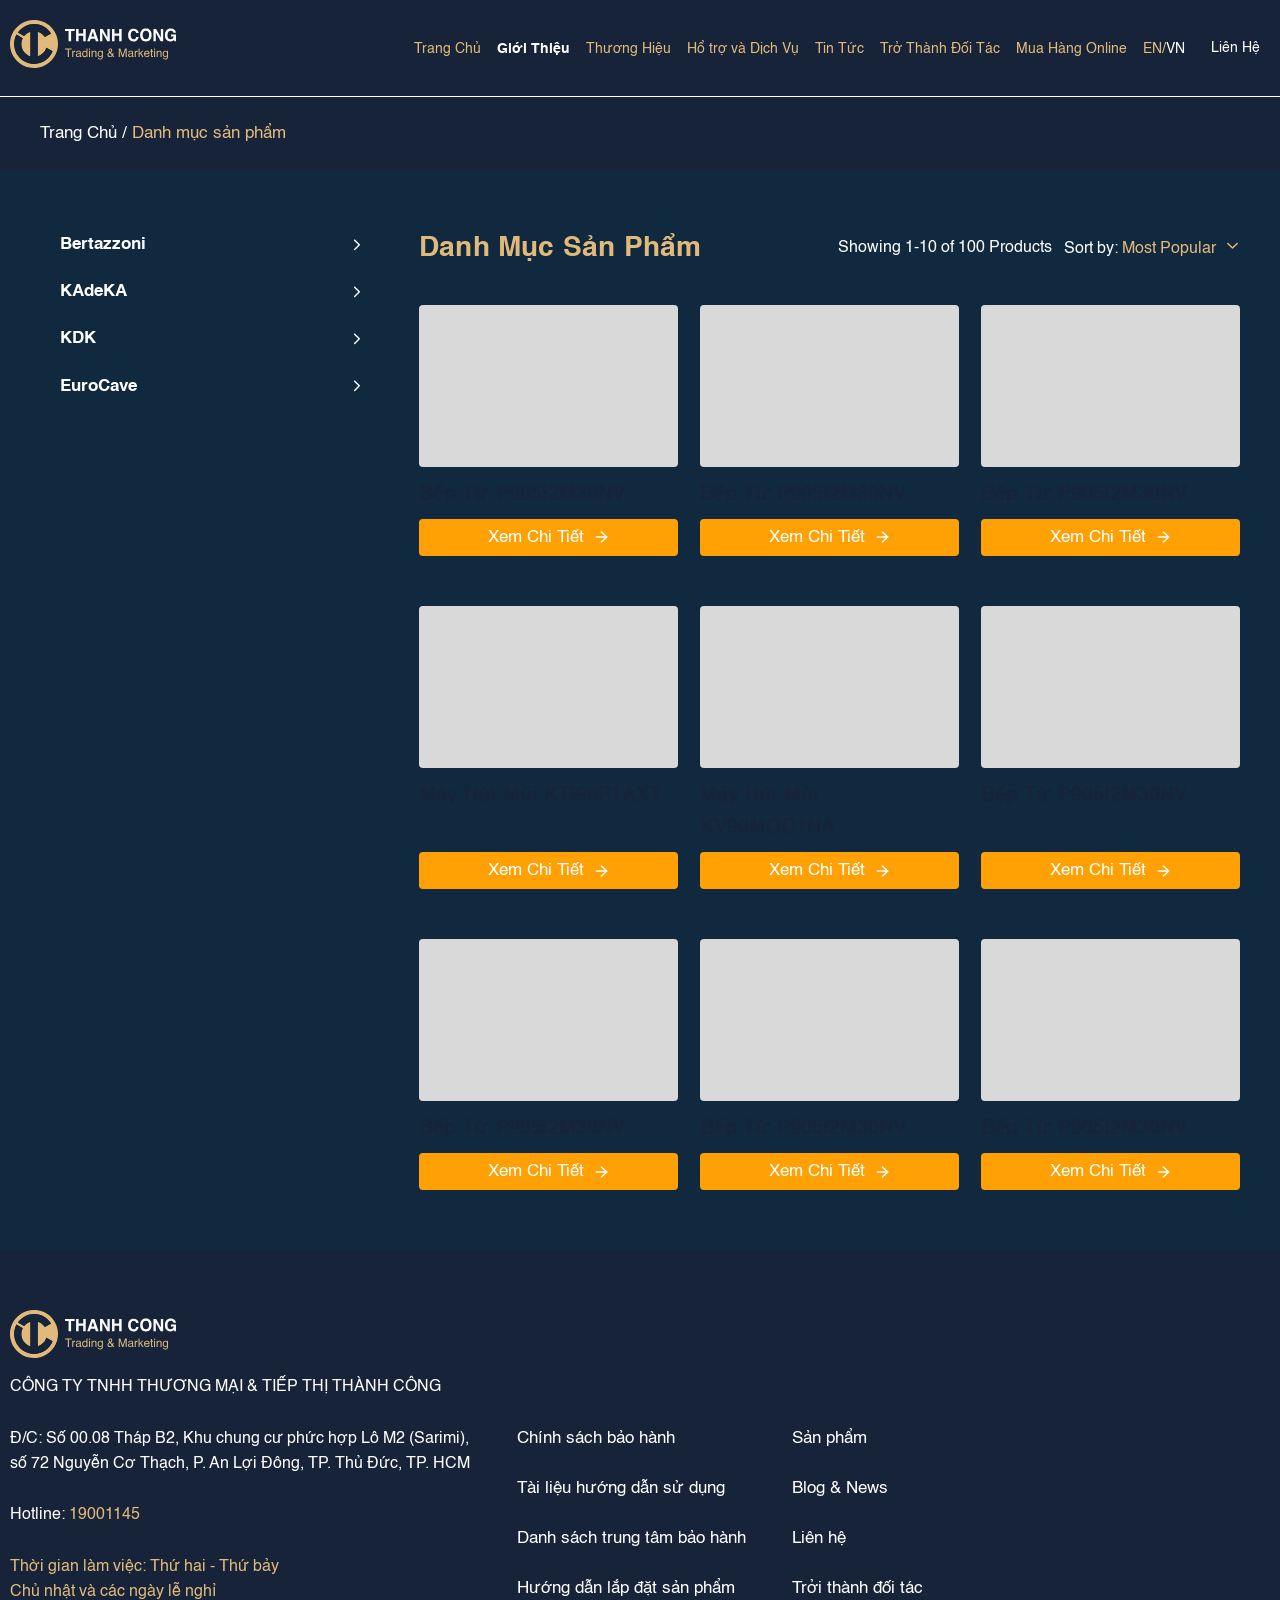
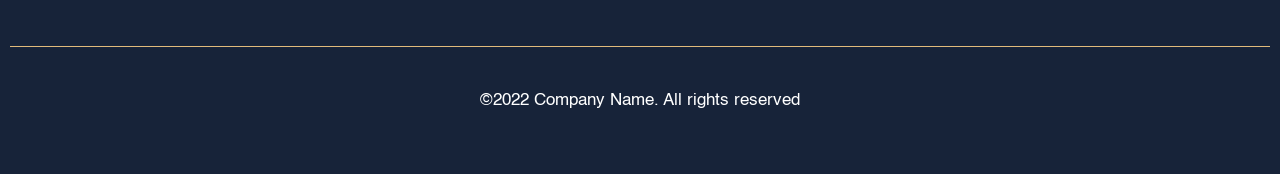
<file: page-product-archive.html>
<!DOCTYPE html>
<html lang="vi">

<head>
  <meta charset="UTF-8">
  <meta name="viewport" content="width=device-width, initial-scale=1.0">
  <title>Document</title>

  <!-- Favicon -->
  <link rel="apple-touch-icon" sizes="180x180" href="./assets/imgs/favicon/apple-touch-icon.png">
  <link rel="icon" type="image/png" sizes="32x32" href="./assets/imgs/favicon/favicon-32x32.png">
  <link rel="icon" type="image/png" sizes="16x16" href="./assets/imgs/favicon/favicon-16x16.png">
  <link rel="icon" href="./favicon.ico" type="image/x-icon">

  <!-- CSS -->
  <link rel="stylesheet" href="/assets/venders/css/slick.css">
  <link rel="stylesheet" href="/assets/venders/css/slick-theme.css">
  <link rel="stylesheet" href="/assets/css/style.css">
</head>

<body>
  <header class="c-header js-header">
    <div class="c-header__container">
      <div class="c-header__logo">
        <a href="#">
          <img src="/assets/imgs/logo-capital.svg" alt="logo capital">
        </a>
      </div>
      <nav class="c-header__nav js-menu-header">
        <ul>
          <li><a href="/">Trang Chủ</a></li>
          <li class="active-page"><a href="/gioi-thieu">Giới Thiệu</a></li>
          <li><a href="/thuong-hieu">Thương Hiệu</a></li>
          <li><a href="/ho-tro-va-dich-vu">Hổ trợ và Dịch Vụ</a></li>
          <li><a href="/tin-tuc">Tin Tức</a></li>
          <li><a href="/tro-thanh-doi-tac">Trở Thành Đối Tác</a></li>
          <li><a href="/mua-hang-online">Mua Hàng Online</a></li>
          <li class="c-header__sub-menu-flag">
            <a href="#" class="c-header__btn03 js-show-menu-flag">EN/<span>VN</span></a>
            <ul>
              <li>
                <span class="js-hide-menu-flag">
                  <img src="/assets/imgs/flag-vn.jpg" alt="flag Viet Nam">
                  <span>Việt Nam</span>
                </span>
              </li>
              <li>
                <a href="/en/" class="js-hide-menu-flag">
                  <img src="/assets/imgs/flag-en.jpg" alt="flag Viet Nam">
                  <span>English</span>
                </a>
              </li>
            </ul>
          </li>
          <li><a href="/lien-he" class="c-header__btn01">Liên Hệ</a></li>
        </ul>
      </nav>
      <a href="#" class="c-header__btn02 js-btn-show-menu">button</a>
    </div>
  </header>

  <main>
    <div class="c-breadcrumb">
      <div class="c-breadcrumb__inner">
        <nav class="l-container">
          <ul>
            <li><a href="/">Trang Chủ</a></li>
            <li><span>Danh mục sản phẩm</span></li>
          </ul>
        </nav>
      </div>
    </div>

    <section class="p-product__archive">
      <div class="l-container">
        <div class="p-product__archive--inner">
          <div class="p-product__archive--left">
            <ul class="p-product__archive--cats">
              <li><a href="/">Bertazzoni</a></li>
              <li><a href="/">KAdeKA</a></li>
              <li><a href="/">KDK</a></li>
              <li><a href="/">EuroCave</a></li>
            </ul>
          </div>
          <div class="p-product__archive--right">
            <div class="p-product__archive--box01">
              <h1 class="p-product__archive--title01">Danh mục sản phẩm</h1>
              <div class="p-product__archive--box02">
                <p class="p-product__archive--text01">Showing 1-10 of 100 Products</p>
                <p class="p-product__archive--text01">Sort by: <span class="c-text__yellow01">Most Popular</span><i class="p-product__archive--icon01"></i></p>
              </div>
            </div>
            <div class="p-product__archive--inner02">

              <div class="p-product__archive--item">
                <div class="p-product__archive--img">
                  <img src="/assets/imgs/img-dummy-01.jpg" alt="Bếp Từ P905I2M30NV">
                </div>
                <div class="p-product__archive--box03">
                  <h3 class="p-product__archive--title02">
                    Bếp Từ P905I2M30NV
                  </h3>
                  <a href="#" class="p-product__archive--link">Xem Chi Tiết</a>
                </div>
              </div>

              <div class="p-product__archive--item">
                <div class="p-product__archive--img">
                  <img src="/assets/imgs/img-dummy-01.jpg" alt="Bếp Từ P905I2M30NV">
                </div>
                <div class="p-product__archive--box03">
                  <h3 class="p-product__archive--title02">
                    Bếp Từ P905I2M30NV
                  </h3>
                  <a href="#" class="p-product__archive--link">Xem Chi Tiết</a>
                </div>
              </div>

              <div class="p-product__archive--item">
                <div class="p-product__archive--img">
                  <img src="/assets/imgs/img-dummy-01.jpg" alt="Bếp Từ P905I2M30NV">
                </div>
                <div class="p-product__archive--box03">
                  <h3 class="p-product__archive--title02">
                    Bếp Từ P905I2M30NV
                  </h3>
                  <a href="#" class="p-product__archive--link">Xem Chi Tiết</a>
                </div>
              </div>

              <div class="p-product__archive--item">
                <div class="p-product__archive--img">
                  <img src="/assets/imgs/img-dummy-01.jpg" alt="Máy Hút Mùi KTI90P1AXT">
                </div>
                <div class="p-product__archive--box03">
                  <h3 class="p-product__archive--title02">
                    Máy Hút Mùi KTI90P1AXT
                  </h3>
                  <a href="#" class="p-product__archive--link">Xem Chi Tiết</a>
                </div>
              </div>

              <div class="p-product__archive--item">
                <div class="p-product__archive--img">
                  <img src="/assets/imgs/img-dummy-01.jpg" alt="Máy Hút Mùi KV90MOD1NA">
                </div>
                <div class="p-product__archive--box03">
                  <h3 class="p-product__archive--title02">
                    Máy Hút Mùi KV90MOD1NA
                  </h3>
                  <a href="#" class="p-product__archive--link">Xem Chi Tiết</a>
                </div>
              </div>

              <div class="p-product__archive--item">
                <div class="p-product__archive--img">
                  <img src="/assets/imgs/img-dummy-01.jpg" alt="Bếp Từ P905I2M30NV">
                </div>
                <div class="p-product__archive--box03">
                  <h3 class="p-product__archive--title02">
                    Bếp Từ P905I2M30NV
                  </h3>
                  <a href="#" class="p-product__archive--link">Xem Chi Tiết</a>
                </div>
              </div>

              <div class="p-product__archive--item">
                <div class="p-product__archive--img">
                  <img src="/assets/imgs/img-dummy-01.jpg" alt="Bếp Từ P905I2M30NV">
                </div>
                <div class="p-product__archive--box03">
                  <h3 class="p-product__archive--title02">
                    Bếp Từ P905I2M30NV
                  </h3>
                  <a href="#" class="p-product__archive--link">Xem Chi Tiết</a>
                </div>
              </div>

              <div class="p-product__archive--item">
                <div class="p-product__archive--img">
                  <img src="/assets/imgs/img-dummy-01.jpg" alt="Bếp Từ P905I2M30NV">
                </div>
                <div class="p-product__archive--box03">
                  <h3 class="p-product__archive--title02">
                    Bếp Từ P905I2M30NV
                  </h3>
                  <a href="#" class="p-product__archive--link">Xem Chi Tiết</a>
                </div>
              </div>

              <div class="p-product__archive--item">
                <div class="p-product__archive--img">
                  <img src="/assets/imgs/img-dummy-01.jpg" alt="Bếp Từ P905I2M30NV">
                </div>
                <div class="p-product__archive--box03">
                  <h3 class="p-product__archive--title02">
                    Bếp Từ P905I2M30NV
                  </h3>
                  <a href="#" class="p-product__archive--link">Xem Chi Tiết</a>
                </div>
              </div>

            </div>
          </div>
        </div>
      </div>
    </section>

  </main>

  <footer class="c-footer">
    <div class="c-footer__container">
      <div class="c-footer__group01">
        <div class="c-footer__item01">
          <a href="/">
            <img src="/assets/imgs/logo-capital.svg" alt="logo capital">
          </a>
          <p class="c-footer__text01">
            CÔNG TY TNHH THƯƠNG MẠI & TIẾP THỊ THÀNH CÔNG<br>
            <br>
            Đ/C: Số 00.08 Tháp B2, Khu chung cư phức hợp Lô M2 (Sarimi), số 72 Nguyễn Cơ Thạch, P. An Lợi Đông,
            TP. Thủ Đức, TP. HCM<br>
            <br>
            Hotline: <a href="tel:19001145" class="c-text__yellow01">19001145</a><br>
            <br>
            <span class="c-text__yellow01">
              Thời gian làm việc: Thứ hai - Thứ bảy<br>
              Chủ nhật và các ngày lễ nghỉ
            </span>
          </p>
        </div>
        <div class="c-footer__item c-footer__menu">
          <ul>
            <li><a href="#">Chính sách bảo hành</a></li>
            <li><a href="#">Tài liệu hướng dẫn sử dụng</a></li>
            <li><a href="#">Danh sách trung tâm bảo hành</a></li>
            <li><a href="#">Hướng dẫn lắp đặt sản phẩm</a></li>
          </ul>
        </div>
        <div class="c-footer__item c-footer__menu">
          <ul>
            <li><a href="/san-pham">Sản phẩm</a></li>
            <li><a href="/tin-tuc">Blog & News</a></li>
            <li><a href="/lien-he">Liên hệ</a></li>
            <li><a href="#">Trởi thành đối tác</a></li>
          </ul>
        </div>
        <div class="c-footer__item">
          <iframe
            src="https://www.google.com/maps/embed?pb=!1m14!1m8!1m3!1d3919.525718298502!2d106.7242792!3d10.7709886!3m2!1i1024!2i768!4f13.1!3m3!1m2!1s0x317525f607ffc9c5%3A0x397b3d9e65ee1bbe!2sChung%20c%C6%B0%20Sarimi!5e0!3m2!1svi!2s!4v1741539284699!5m2!1svi!2s"
            width="348" height="296" style="border:0;" allowfullscreen="" loading="lazy"
            referrerpolicy="no-referrer-when-downgrade"></iframe>
        </div>
      </div>
      <div class="c-footer__group02">
        ©2022 Company Name. All rights reserved
      </div>
    </div>
  </footer>

  <!-- JS -->
  <script src="https://code.jquery.com/jquery-3.7.1.min.js"></script>
  <script src="/assets/venders/js/slick.min.js"></script>
  <script src="/assets/js/main.js"></script>
</body>

</html>
</file>
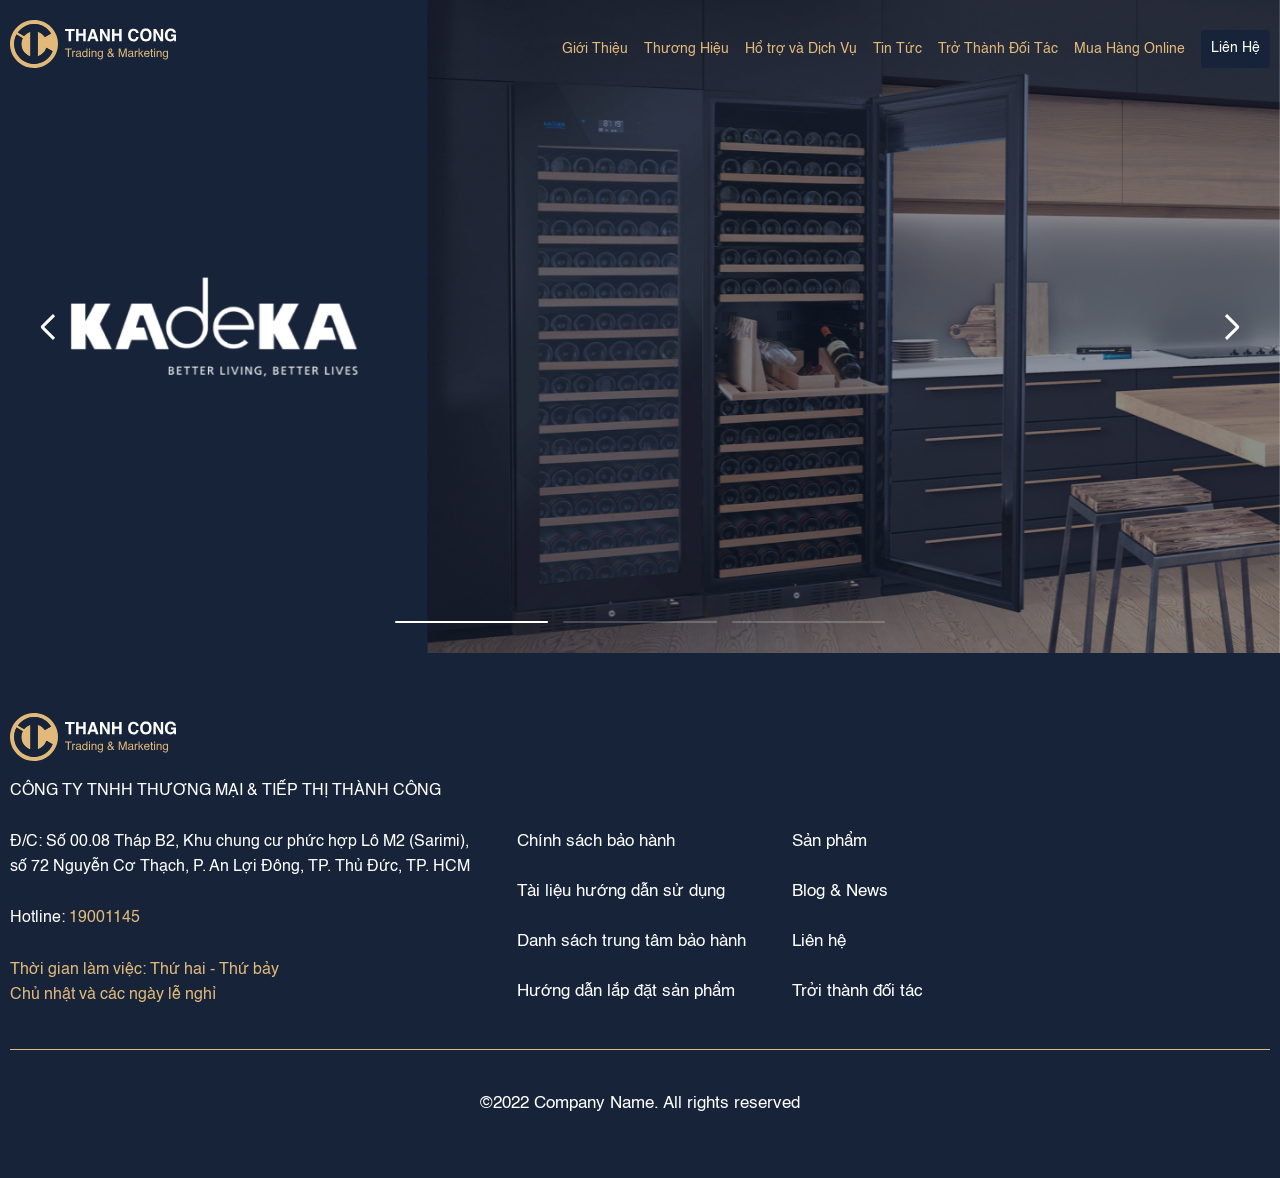
<file: page-thuong-hieu.html>
<!DOCTYPE html>
<html lang="vi">

<head>
  <meta charset="UTF-8">
  <meta name="viewport" content="width=device-width, initial-scale=1.0">
  <title>Document</title>

  <!-- Favicon -->
  <link rel="apple-touch-icon" sizes="180x180" href="./assets/imgs/favicon/apple-touch-icon.png">
  <link rel="icon" type="image/png" sizes="32x32" href="./assets/imgs/favicon/favicon-32x32.png">
  <link rel="icon" type="image/png" sizes="16x16" href="./assets/imgs/favicon/favicon-16x16.png">
  <link rel="icon" href="./favicon.ico" type="image/x-icon">

  <!-- CSS -->
  <link rel="stylesheet" href="/assets/venders/css/slick.css">
  <link rel="stylesheet" href="/assets/venders/css/slick-theme.css">
  <link rel="stylesheet" href="/assets/css/style.css">
</head>

<body>
  <header class="c-header js-header">
    <div class="c-header__container">
      <div class="c-header__logo">
        <a href="#">
          <img src="/assets/imgs/logo-capital.svg" alt="logo capital">
        </a>
      </div>
      <nav class="c-header__nav js-menu-header">
        <ul>
          <li><a href="/gioi-thieu">Giới Thiệu</a></li>
          <li><a href="/thuong-hieu">Thương Hiệu</a></li>
          <li><a href="/ho-tro-va-dich-vu">Hổ trợ và Dịch Vụ</a></li>
          <li><a href="/tin-tuc">Tin Tức</a></li>
          <li><a href="/tro-thanh-doi-tac">Trở Thành Đối Tác</a></li>
          <li><a href="/mua-hang-online">Mua Hàng Online</a></li>
          <li><a href="/lien-he" class="c-header__btn01">Liên Hệ</a></li>
        </ul>
      </nav>
      <a href="#" class="c-header__btn02 js-btn-show-menu">button</a>
    </div>
  </header>

  <main>

    <div class="c-mv">
      <div class="c-mv__slider js-slider-mv">
        <div>
          <a href="https://vn.bertazzoni.com/" target="_blank">
            <picture>
              <source media="(min-width: 768px)" srcset="/assets/imgs/img-mv-01.png">
              <img src="/assets/imgs/img-mv-01-sp.png" alt="img mv 01">
            </picture>
          </a>
        </div>
        <div>
          <a href="https://capitalmktgcomvn990.mbws.vn/" target="_blank">
            <picture>
              <source media="(min-width: 768px)" srcset="/assets/imgs/img-mv-02.png">
              <img src="/assets/imgs/img-mv-02-sp.png" alt="img mv 02">
            </picture>
          </a>
        </div>
        <div>
          <a href="https://capitalmktgcomvn702.mbws.vn/" target="_blank">
            <picture>
              <source media="(min-width: 768px)" srcset="/assets/imgs/img-mv-03.png">
              <img src="/assets/imgs/img-mv-03-sp.png" alt="img mv 03">
            </picture>
          </a>
        </div>
      </div>
    </div>

  </main>

  <footer class="c-footer">
    <div class="c-footer__container">
      <div class="c-footer__group01">
        <div class="c-footer__item01">
          <a href="/">
            <img src="/assets/imgs/logo-capital.svg" alt="logo capital">
          </a>
          <p class="c-footer__text01">
            CÔNG TY TNHH THƯƠNG MẠI & TIẾP THỊ THÀNH CÔNG<br>
            <br>
            Đ/C: Số 00.08 Tháp B2, Khu chung cư phức hợp Lô M2 (Sarimi), số 72 Nguyễn Cơ Thạch, P. An Lợi Đông,
            TP. Thủ Đức, TP. HCM<br>
            <br>
            Hotline: <a href="tel:19001145" class="c-text__yellow01">19001145</a><br>
            <br>
            <span class="c-text__yellow01">
              Thời gian làm việc: Thứ hai - Thứ bảy<br>
              Chủ nhật và các ngày lễ nghỉ
            </span>
          </p>
        </div>
        <div class="c-footer__item c-footer__menu">
          <ul>
            <li><a href="#">Chính sách bảo hành</a></li>
            <li><a href="#">Tài liệu hướng dẫn sử dụng</a></li>
            <li><a href="#">Danh sách trung tâm bảo hành</a></li>
            <li><a href="#">Hướng dẫn lắp đặt sản phẩm</a></li>
          </ul>
        </div>
        <div class="c-footer__item c-footer__menu">
          <ul>
            <li><a href="/san-pham">Sản phẩm</a></li>
            <li><a href="/tin-tuc">Blog & News</a></li>
            <li><a href="/lien-he">Liên hệ</a></li>
            <li><a href="#">Trởi thành đối tác</a></li>
          </ul>
        </div>
        <div class="c-footer__item">
          <iframe
            src="https://www.google.com/maps/embed?pb=!1m14!1m8!1m3!1d3919.525718298502!2d106.7242792!3d10.7709886!3m2!1i1024!2i768!4f13.1!3m3!1m2!1s0x317525f607ffc9c5%3A0x397b3d9e65ee1bbe!2sChung%20c%C6%B0%20Sarimi!5e0!3m2!1svi!2s!4v1741539284699!5m2!1svi!2s"
            width="348" height="296" style="border:0;" allowfullscreen="" loading="lazy"
            referrerpolicy="no-referrer-when-downgrade"></iframe>
        </div>
      </div>
      <div class="c-footer__group02">
        ©2022 Company Name. All rights reserved
      </div>
    </div>
  </footer>

  <!-- JS -->
  <script src="https://code.jquery.com/jquery-3.7.1.min.js"></script>
  <script src="/assets/venders/js/slick.min.js"></script>
  <script src="/assets/js/main.js"></script>
</body>

</html>
</file>
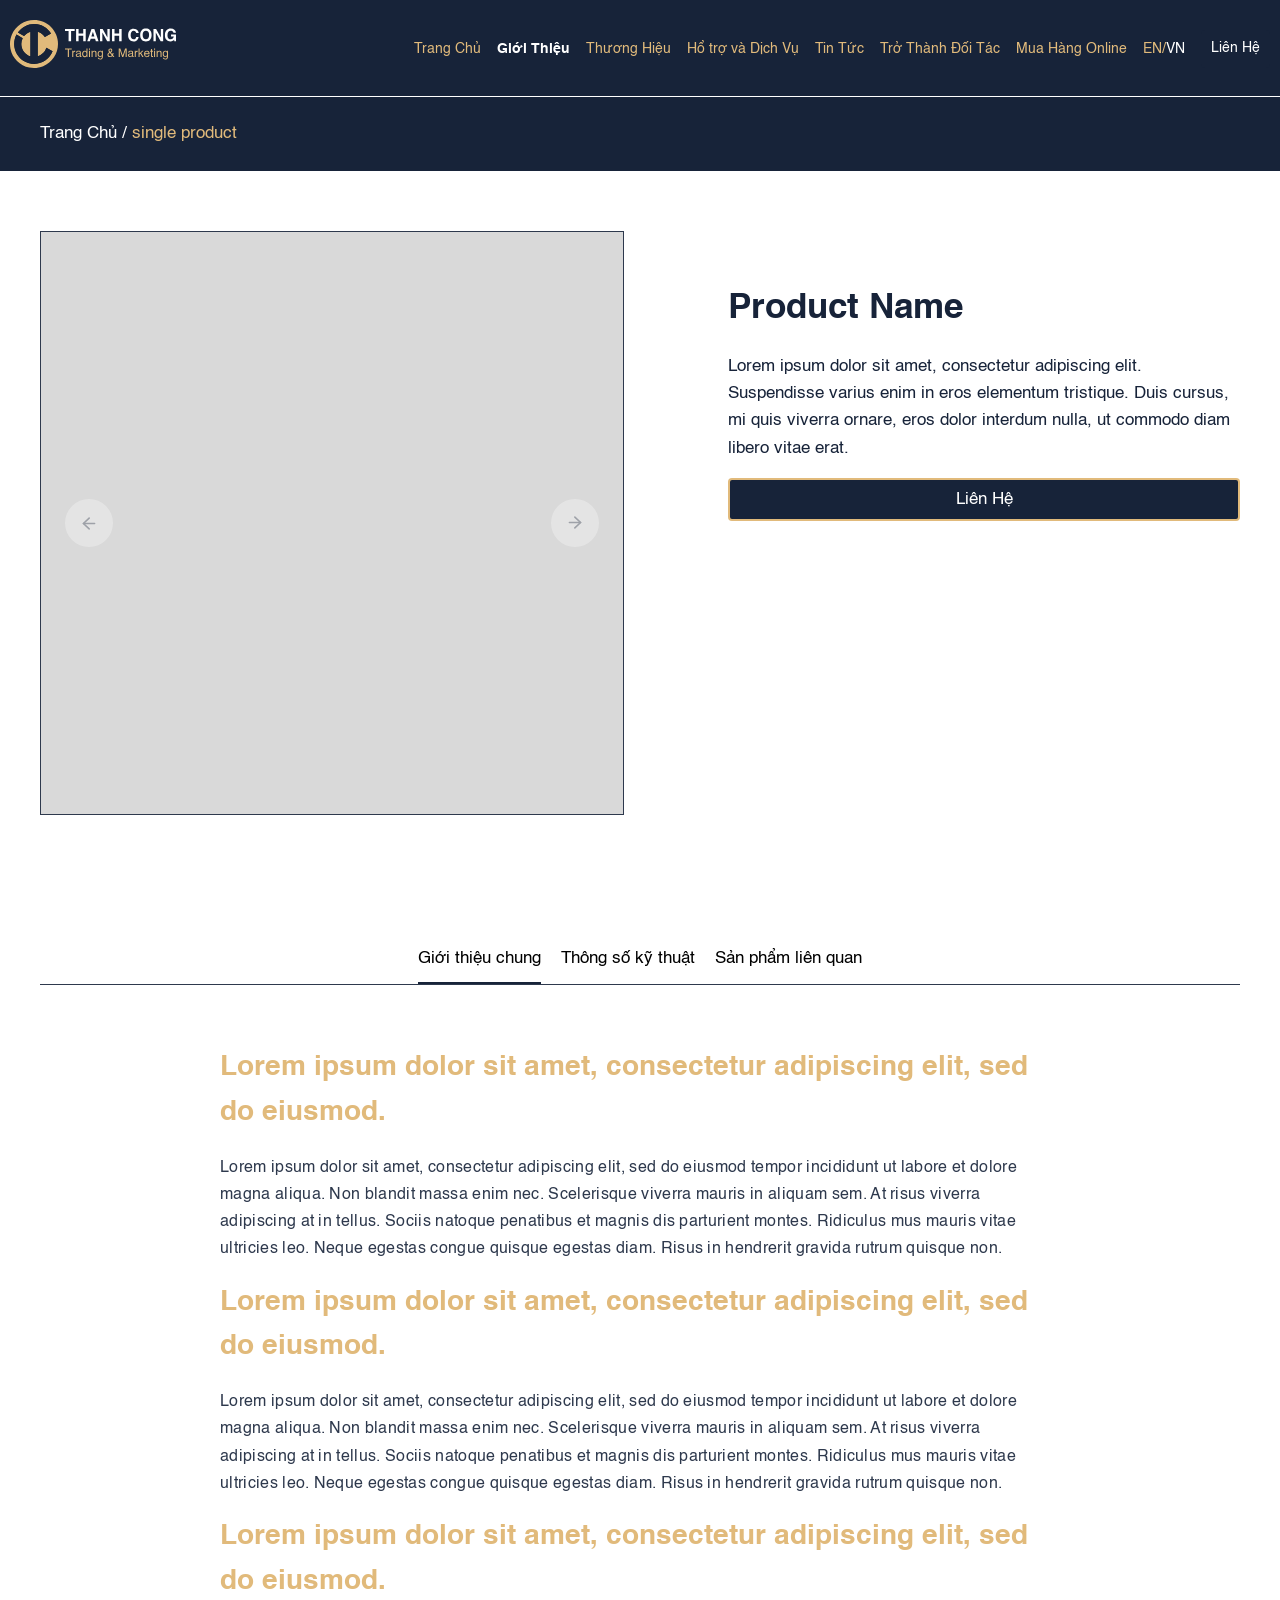
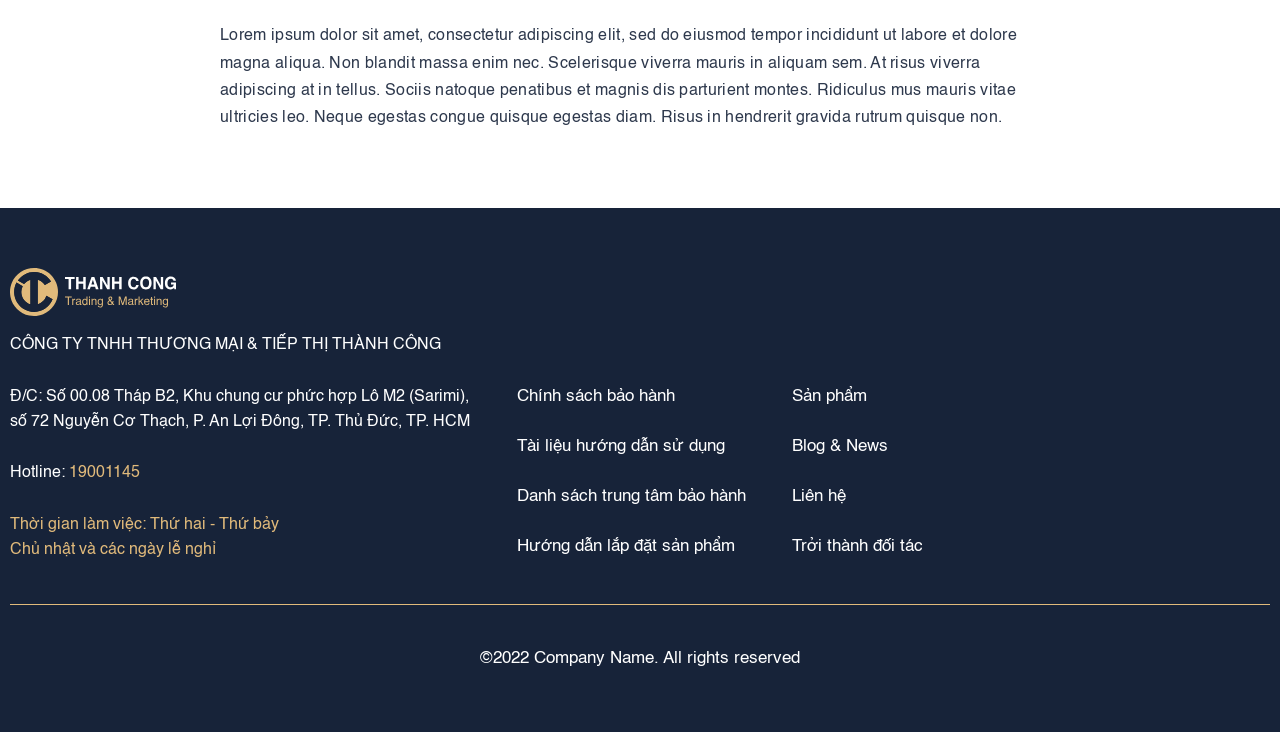
<file: single-product.html>
<!DOCTYPE html>
<html lang="vi">

<head>
  <meta charset="UTF-8">
  <meta name="viewport" content="width=device-width, initial-scale=1.0">
  <title>Document</title>

  <!-- Favicon -->
  <link rel="apple-touch-icon" sizes="180x180" href="./assets/imgs/favicon/apple-touch-icon.png">
  <link rel="icon" type="image/png" sizes="32x32" href="./assets/imgs/favicon/favicon-32x32.png">
  <link rel="icon" type="image/png" sizes="16x16" href="./assets/imgs/favicon/favicon-16x16.png">
  <link rel="icon" href="./favicon.ico" type="image/x-icon">

  <!-- CSS -->
  <link rel="stylesheet" href="/assets/venders/css/slick.css">
  <link rel="stylesheet" href="/assets/venders/css/slick-theme.css">
  <link rel="stylesheet" href="/assets/css/style.css">
</head>

<body>
  <header class="c-header js-header">
    <div class="c-header__container">
      <div class="c-header__logo">
        <a href="#">
          <img src="/assets/imgs/logo-capital.svg" alt="logo capital">
        </a>
      </div>
      <nav class="c-header__nav js-menu-header">
        <ul>
          <li><a href="/">Trang Chủ</a></li>
          <li class="active-page"><a href="/gioi-thieu">Giới Thiệu</a></li>
          <li><a href="/thuong-hieu">Thương Hiệu</a></li>
          <li><a href="/ho-tro-va-dich-vu">Hổ trợ và Dịch Vụ</a></li>
          <li><a href="/tin-tuc">Tin Tức</a></li>
          <li><a href="/tro-thanh-doi-tac">Trở Thành Đối Tác</a></li>
          <li><a href="/mua-hang-online">Mua Hàng Online</a></li>
          <li class="c-header__sub-menu-flag">
            <a href="#" class="c-header__btn03 js-show-menu-flag">EN/<span>VN</span></a>
            <ul>
              <li>
                <span class="js-hide-menu-flag">
                  <img src="/assets/imgs/flag-vn.jpg" alt="flag Viet Nam">
                  <span>Việt Nam</span>
                </span>
              </li>
              <li>
                <a href="/en/" class="js-hide-menu-flag">
                  <img src="/assets/imgs/flag-en.jpg" alt="flag Viet Nam">
                  <span>English</span>
                </a>
              </li>
            </ul>
          </li>
          <li><a href="/lien-he" class="c-header__btn01">Liên Hệ</a></li>
        </ul>
      </nav>
      <a href="#" class="c-header__btn02 js-btn-show-menu">button</a>
    </div>
  </header>

  <main>
    <div class="c-breadcrumb">
      <div class="c-breadcrumb__inner">
        <nav class="l-container">
          <ul>
            <li><a href="/">Trang Chủ</a></li>
            <li><span>single product</span></li>
          </ul>
        </nav>
      </div>
    </div>

    <section class="p-product__single--inner01">
      <div class="l-container">
        <div class="p-product__single--box01">
          <div class="p-product__single--slider js-slider-single-prod">
            <div>
              <img src="/assets/imgs/img-dummy-01.jpg" alt="">
            </div>
            <div>
              <img src="/assets/imgs/img-dummy-01.jpg" alt="">
            </div>
            <div>
              <img src="/assets/imgs/img-dummy-01.jpg" alt="">
            </div>
            <div>
              <img src="/assets/imgs/img-dummy-01.jpg" alt="">
            </div>
          </div>
          <div>
            <div class="p-product__single--content01">
              <h1 class="p-product__single--title01">Product Name</h1>
              <div class="p-product__single--intro01">Lorem ipsum dolor sit amet, consectetur adipiscing elit.
                Suspendisse varius enim in eros elementum tristique. Duis cursus, mi quis viverra ornare, eros dolor
                interdum nulla, ut commodo diam libero vitae erat.</div>
              <a href="tel:19001145" class="c-btn__01 p-product__single--link01">Liên Hệ</a>
            </div>
          </div>
        </div>
      </div>
    </section>

    <section class="p-product__single--inner02">
      <div class="l-container">
        <div class="p-product__single--box02">
          <button data-tab="tab01" class="p-product__single--btn01 js-btn-tab-prod is-active">Giới thiệu chung</button>
          <button data-tab="tab02" class="p-product__single--btn01 js-btn-tab-prod">Thông số kỹ thuật</button>
          <button data-tab="tab03" class="p-product__single--btn01 js-btn-tab-prod">Sản phẩm liên quan</button>
        </div>
        <div class="p-product__single--wrap">
          <div class="p-product__single--box03 p-product__single--tab js-tab-prod is-active" id="tab01">
            <article class="c-article__contents">
              <h2>Lorem ipsum dolor sit amet, consectetur adipiscing elit, sed do eiusmod.</h2>
              <p>
                Lorem ipsum dolor sit amet, consectetur adipiscing elit, sed do eiusmod tempor incididunt ut labore et
                dolore magna aliqua. Non blandit massa enim nec. Scelerisque viverra mauris in aliquam sem. At risus
                viverra adipiscing at in tellus. Sociis natoque penatibus et magnis dis parturient montes. Ridiculus mus
                mauris vitae ultricies leo. Neque egestas congue quisque egestas diam. Risus in hendrerit gravida rutrum
                quisque non.
              </p>
              <h2>Lorem ipsum dolor sit amet, consectetur adipiscing elit, sed do eiusmod.</h2>
              <p>
                Lorem ipsum dolor sit amet, consectetur adipiscing elit, sed do eiusmod tempor incididunt ut labore et
                dolore magna aliqua. Non blandit massa enim nec. Scelerisque viverra mauris in aliquam sem. At risus
                viverra adipiscing at in tellus. Sociis natoque penatibus et magnis dis parturient montes. Ridiculus mus
                mauris vitae ultricies leo. Neque egestas congue quisque egestas diam. Risus in hendrerit gravida rutrum
                quisque non.
              </p>
              <h2>Lorem ipsum dolor sit amet, consectetur adipiscing elit, sed do eiusmod.</h2>
              <p>
                Lorem ipsum dolor sit amet, consectetur adipiscing elit, sed do eiusmod tempor incididunt ut labore et
                dolore magna aliqua. Non blandit massa enim nec. Scelerisque viverra mauris in aliquam sem. At risus
                viverra adipiscing at in tellus. Sociis natoque penatibus et magnis dis parturient montes. Ridiculus mus
                mauris vitae ultricies leo. Neque egestas congue quisque egestas diam. Risus in hendrerit gravida rutrum
                quisque non.
              </p>
            </article>
          </div>
          <div class="p-product__single--box03 p-product__single--tab js-tab-prod" id="tab02">
            <article class="p-product__single--content02">
              <table>
                <tr>
                  <th>Model</th>
                  <td>HMH.KIN86AF300</td>
                </tr>
                <tr>
                  <th>Serie</th>
                  <td>6</td>
                </tr>
                <tr>
                  <th>Thiết kế:</th>
                  <td>Tủ lạnh đơn âm tủ</td>
                </tr>
                <tr>
                  <th>Dung tích tổng:</th>
                  <td>256 lít</td>
                </tr>
                <tr>
                  <th>Dung tích ngăn đá:</th>
                  <td>67 lít</td>
                </tr>
                <tr>
                  <th>Dung tích ngăn lanhk:</th>
                  <td>187 lít</td>
                </tr>
              </table>
            </article>
          </div>
          <div class="p-product__single--tab js-tab-prod" id="tab03">
            <div class="p-product__single--box04">
              <div class="p-product__archive--item">
                <div class="p-product__archive--img">
                  <img src="/assets/imgs/img-dummy-01.jpg" alt="Bếp Từ P905I2M30NV">
                </div>
                <div class="p-product__archive--box03">
                  <h3 class="p-product__archive--title02">
                    Bếp Từ P905I2M30NV
                  </h3>
                  <a href="#" class="p-product__archive--link">Xem Chi Tiết</a>
                </div>
              </div>
              <div class="p-product__archive--item">
                <div class="p-product__archive--img">
                  <img src="/assets/imgs/img-dummy-01.jpg" alt="Bếp Từ P905I2M30NV">
                </div>
                <div class="p-product__archive--box03">
                  <h3 class="p-product__archive--title02">
                    Bếp Từ P905I2M30NV
                  </h3>
                  <a href="#" class="p-product__archive--link">Xem Chi Tiết</a>
                </div>
              </div>
              <div class="p-product__archive--item">
                <div class="p-product__archive--img">
                  <img src="/assets/imgs/img-dummy-01.jpg" alt="Bếp Từ P905I2M30NV">
                </div>
                <div class="p-product__archive--box03">
                  <h3 class="p-product__archive--title02">
                    Bếp Từ P905I2M30NV
                  </h3>
                  <a href="#" class="p-product__archive--link">Xem Chi Tiết</a>
                </div>
              </div>
              <div class="p-product__archive--item">
                <div class="p-product__archive--img">
                  <img src="/assets/imgs/img-dummy-01.jpg" alt="Bếp Từ P905I2M30NV">
                </div>
                <div class="p-product__archive--box03">
                  <h3 class="p-product__archive--title02">
                    Bếp Từ P905I2M30NV
                  </h3>
                  <a href="#" class="p-product__archive--link">Xem Chi Tiết</a>
                </div>
              </div>
            </div>
          </div>
        </div>
      </div>
    </section>

  </main>

  <footer class="c-footer">
    <div class="c-footer__container">
      <div class="c-footer__group01">
        <div class="c-footer__item01">
          <a href="/">
            <img src="/assets/imgs/logo-capital.svg" alt="logo capital">
          </a>
          <p class="c-footer__text01">
            CÔNG TY TNHH THƯƠNG MẠI & TIẾP THỊ THÀNH CÔNG<br>
            <br>
            Đ/C: Số 00.08 Tháp B2, Khu chung cư phức hợp Lô M2 (Sarimi), số 72 Nguyễn Cơ Thạch, P. An Lợi Đông,
            TP. Thủ Đức, TP. HCM<br>
            <br>
            Hotline: <a href="tel:19001145" class="c-text__yellow01">19001145</a><br>
            <br>
            <span class="c-text__yellow01">
              Thời gian làm việc: Thứ hai - Thứ bảy<br>
              Chủ nhật và các ngày lễ nghỉ
            </span>
          </p>
        </div>
        <div class="c-footer__item c-footer__menu">
          <ul>
            <li><a href="#">Chính sách bảo hành</a></li>
            <li><a href="#">Tài liệu hướng dẫn sử dụng</a></li>
            <li><a href="#">Danh sách trung tâm bảo hành</a></li>
            <li><a href="#">Hướng dẫn lắp đặt sản phẩm</a></li>
          </ul>
        </div>
        <div class="c-footer__item c-footer__menu">
          <ul>
            <li><a href="/san-pham">Sản phẩm</a></li>
            <li><a href="/tin-tuc">Blog & News</a></li>
            <li><a href="/lien-he">Liên hệ</a></li>
            <li><a href="#">Trởi thành đối tác</a></li>
          </ul>
        </div>
        <div class="c-footer__item">
          <iframe
            src="https://www.google.com/maps/embed?pb=!1m14!1m8!1m3!1d3919.525718298502!2d106.7242792!3d10.7709886!3m2!1i1024!2i768!4f13.1!3m3!1m2!1s0x317525f607ffc9c5%3A0x397b3d9e65ee1bbe!2sChung%20c%C6%B0%20Sarimi!5e0!3m2!1svi!2s!4v1741539284699!5m2!1svi!2s"
            width="348" height="296" style="border:0;" allowfullscreen="" loading="lazy"
            referrerpolicy="no-referrer-when-downgrade"></iframe>
        </div>
      </div>
      <div class="c-footer__group02">
        ©2022 Company Name. All rights reserved
      </div>
    </div>
  </footer>

  <!-- JS -->
  <script src="https://code.jquery.com/jquery-3.7.1.min.js"></script>
  <script src="/assets/venders/js/slick.min.js"></script>
  <script src="/assets/js/main.js"></script>
</body>

</html>
</file>
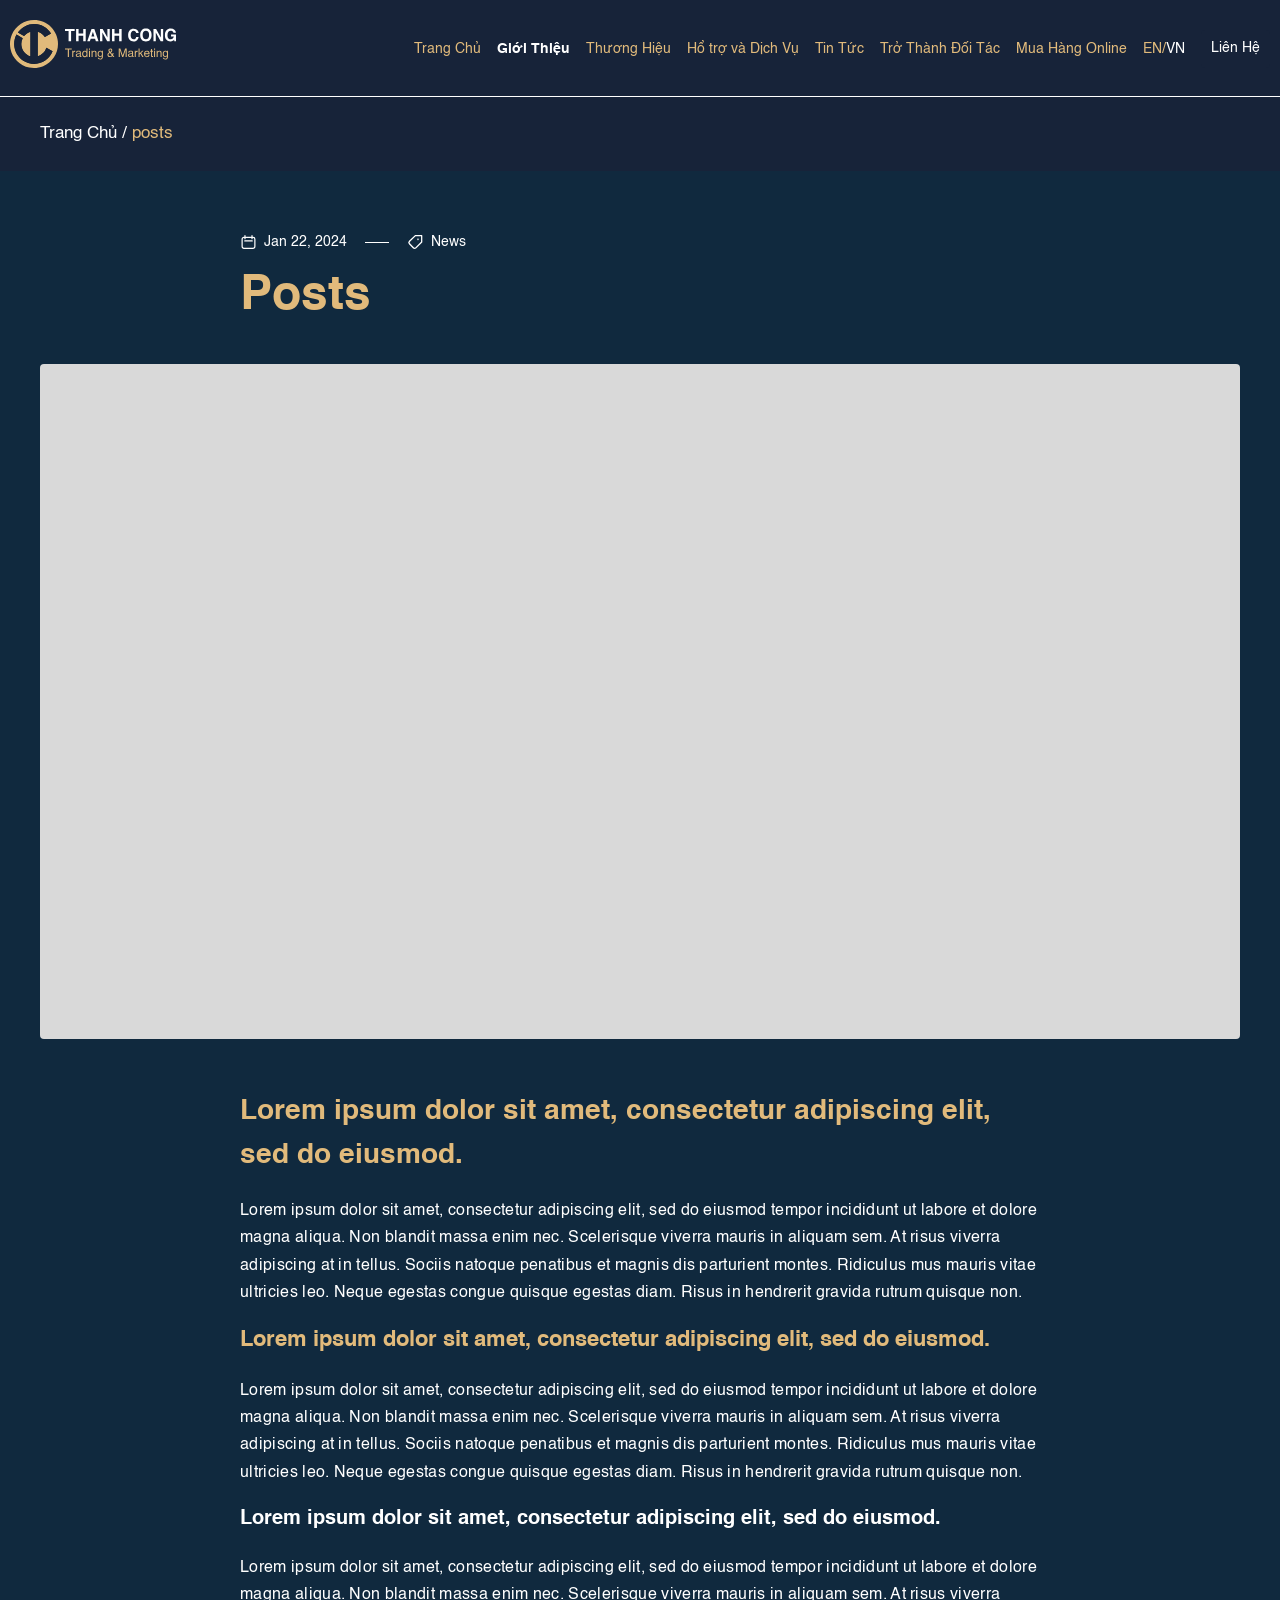
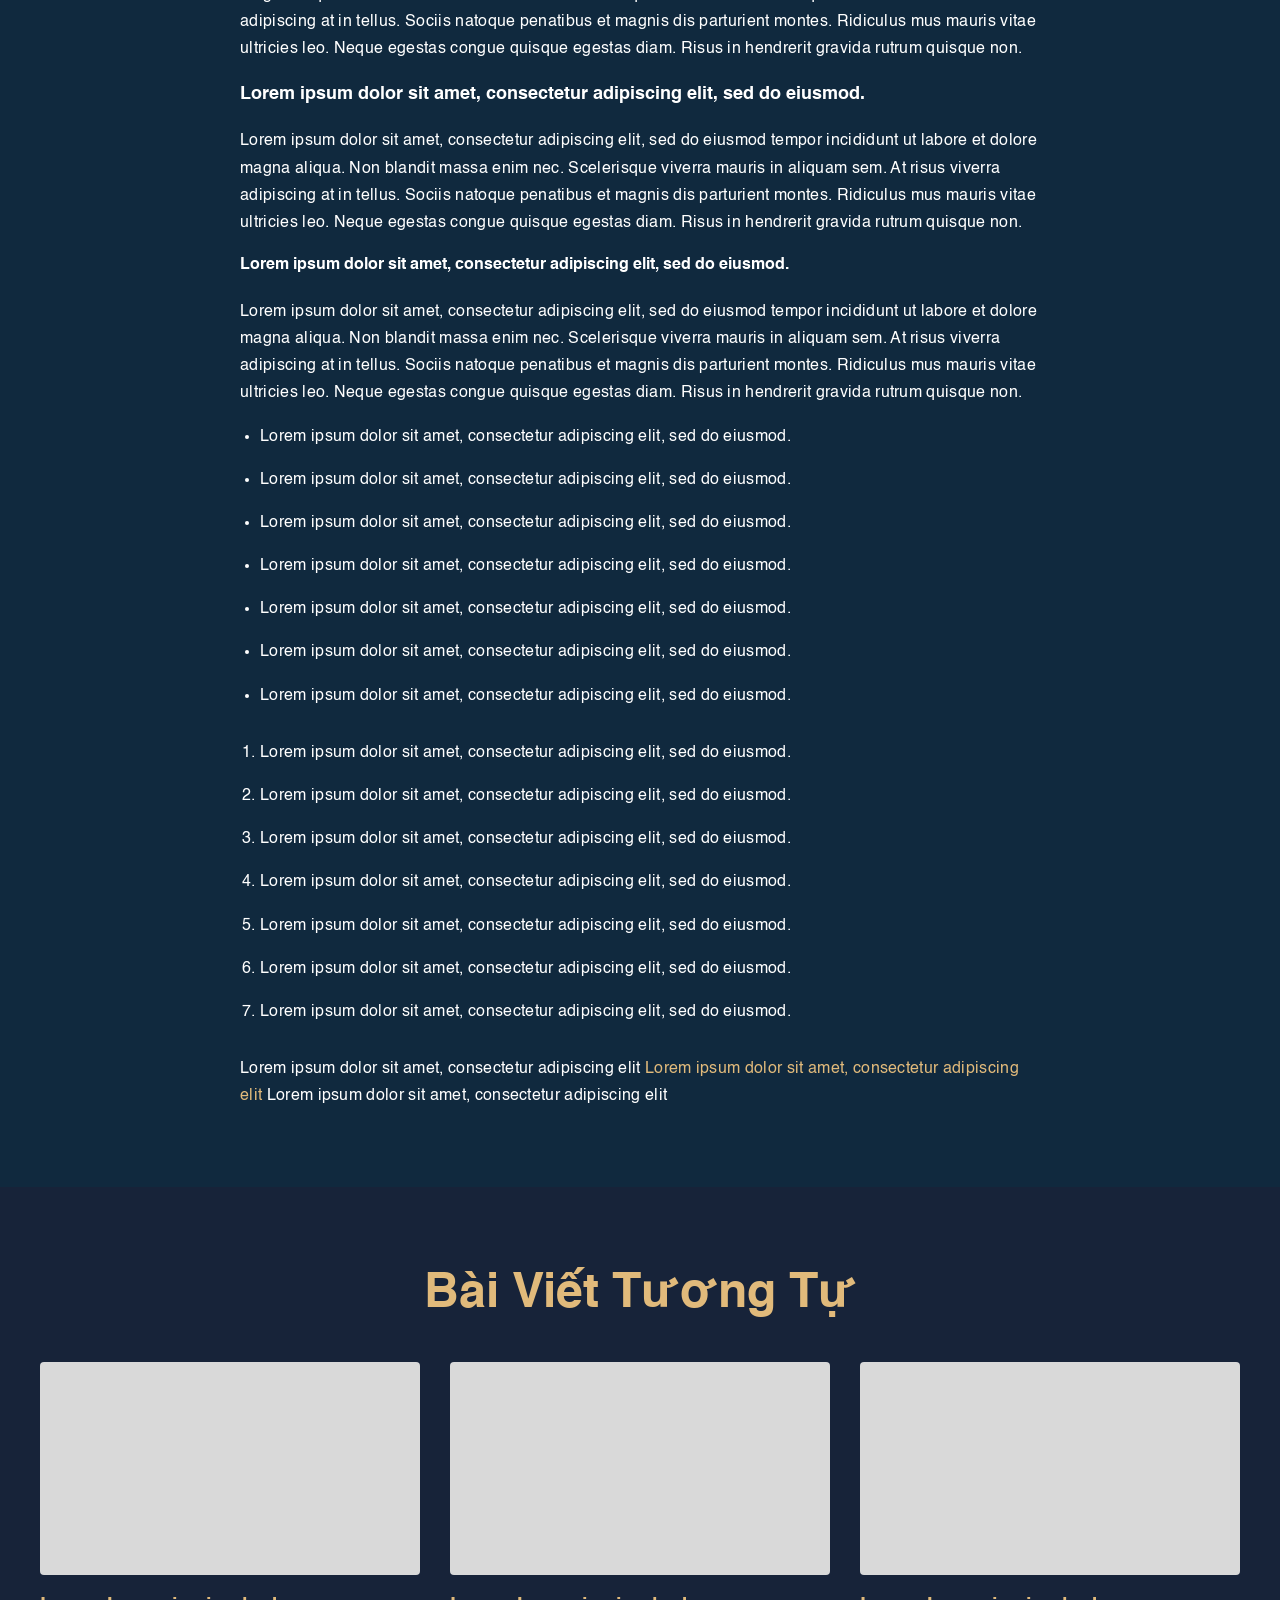
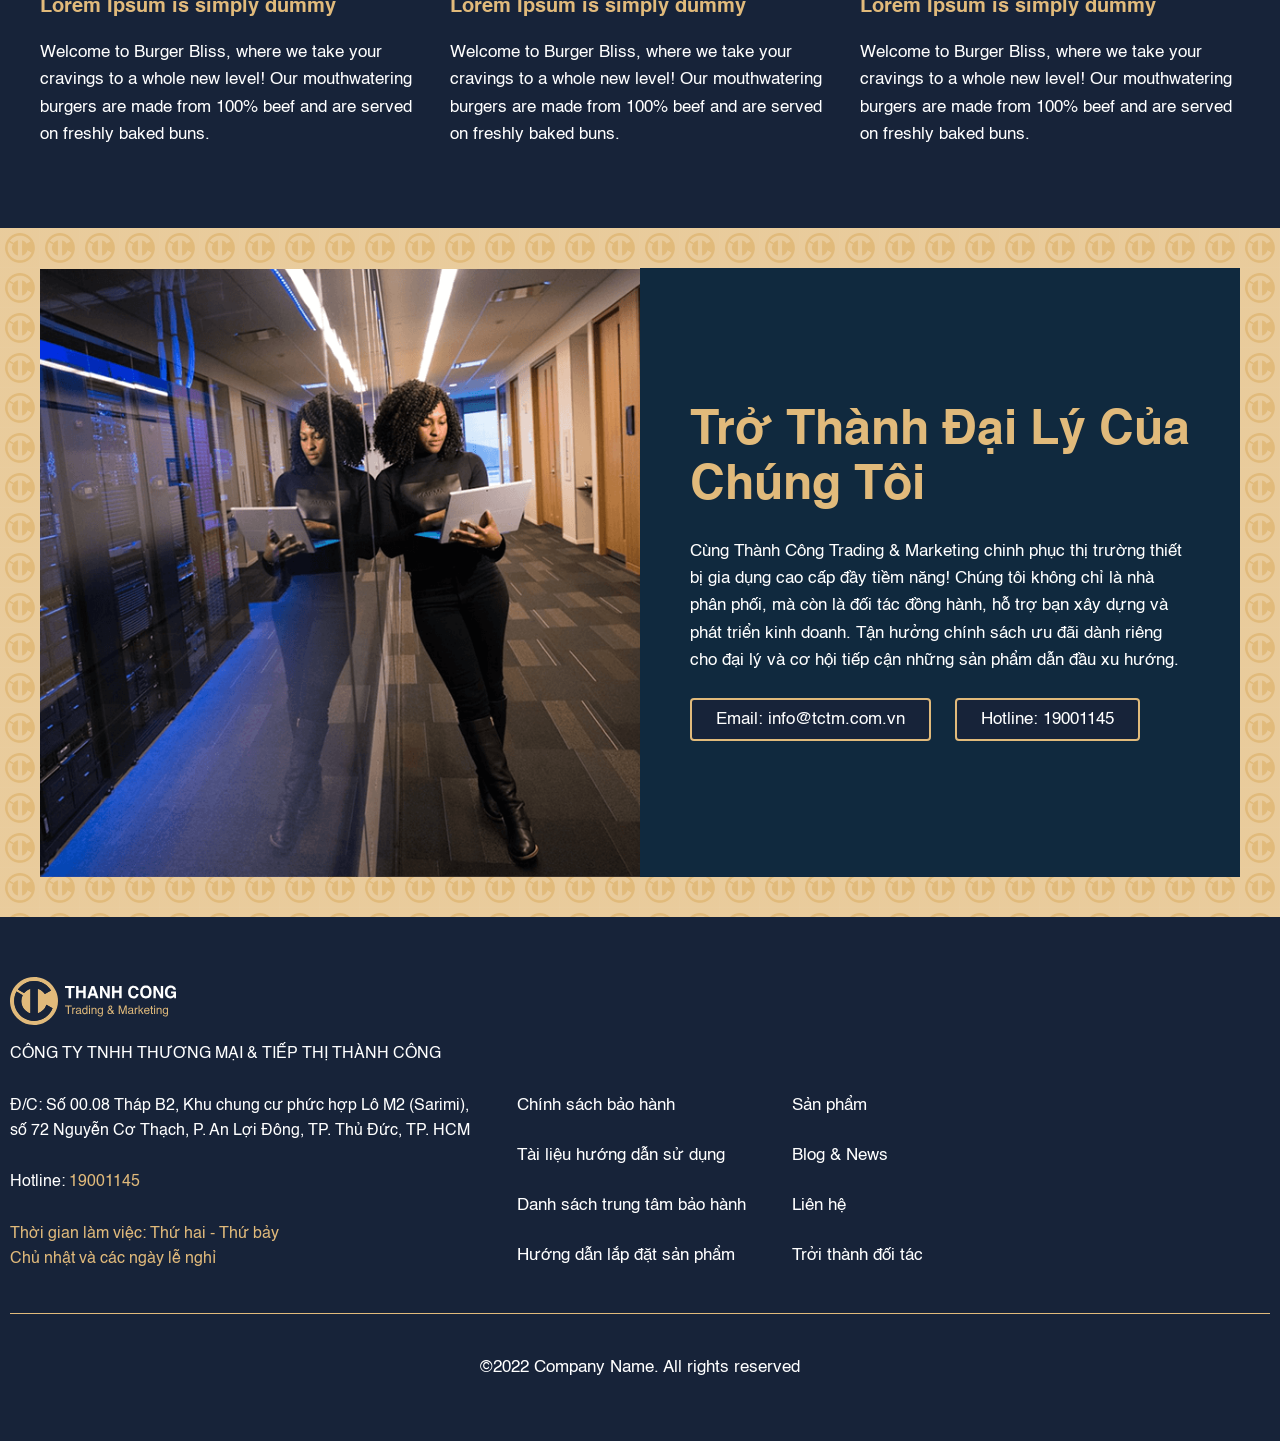
<file: single.html>
<!DOCTYPE html>
<html lang="vi">

<head>
  <meta charset="UTF-8">
  <meta name="viewport" content="width=device-width, initial-scale=1.0">
  <title>Document</title>

  <!-- Favicon -->
  <link rel="apple-touch-icon" sizes="180x180" href="./assets/imgs/favicon/apple-touch-icon.png">
  <link rel="icon" type="image/png" sizes="32x32" href="./assets/imgs/favicon/favicon-32x32.png">
  <link rel="icon" type="image/png" sizes="16x16" href="./assets/imgs/favicon/favicon-16x16.png">
  <link rel="icon" href="./favicon.ico" type="image/x-icon">

  <!-- CSS -->
  <link rel="stylesheet" href="/assets/venders/css/slick.css">
  <link rel="stylesheet" href="/assets/venders/css/slick-theme.css">
  <link rel="stylesheet" href="/assets/css/style.css">
</head>

<body>
  <header class="c-header js-header">
    <div class="c-header__container">
      <div class="c-header__logo">
        <a href="#">
          <img src="/assets/imgs/logo-capital.svg" alt="logo capital">
        </a>
      </div>
      <nav class="c-header__nav js-menu-header">
        <ul>
          <li><a href="/">Trang Chủ</a></li>
          <li class="active-page"><a href="/gioi-thieu">Giới Thiệu</a></li>
          <li><a href="/thuong-hieu">Thương Hiệu</a></li>
          <li><a href="/ho-tro-va-dich-vu">Hổ trợ và Dịch Vụ</a></li>
          <li><a href="/tin-tuc">Tin Tức</a></li>
          <li><a href="/tro-thanh-doi-tac">Trở Thành Đối Tác</a></li>
          <li><a href="/mua-hang-online">Mua Hàng Online</a></li>
          <li class="c-header__sub-menu-flag">
            <a href="#" class="c-header__btn03 js-show-menu-flag">EN/<span>VN</span></a>
            <ul>
              <li>
                <span class="js-hide-menu-flag">
                  <img src="/assets/imgs/flag-vn.jpg" alt="flag Viet Nam">
                  <span>Việt Nam</span>
                </span>
              </li>
              <li>
                <a href="/en/" class="js-hide-menu-flag">
                  <img src="/assets/imgs/flag-en.jpg" alt="flag Viet Nam">
                  <span>English</span>
                </a>
              </li>
            </ul>
          </li>
          <li><a href="/lien-he" class="c-header__btn01">Liên Hệ</a></li>
        </ul>
      </nav>
      <a href="#" class="c-header__btn02 js-btn-show-menu">button</a>
    </div>
  </header>

  <main>
    <div class="c-breadcrumb">
      <div class="c-breadcrumb__inner">
        <nav class="l-container">
          <ul>
            <li><a href="/">Trang Chủ</a></li>
            <li><span>posts</span></li>
          </ul>
        </nav>
      </div>
    </div>

    <section class="c-article__detail">
      <div class="l-container">
        <div class="c-article__inner01">
          <div class="p-archive__cats--intro c-text__white01"><span class="p-archive__cats--date">Jan 22, 2024</span> <span class="p-archive__cats--icon01"></span> <span class="p-archive__cats--cat">News</span></div>
          <h1 class="c-title__01 c-article__title01">posts</h1>
        </div>
        <div class="c-article__thumbnail">
          <img src="/assets/imgs/img-dummy-01.jpg" alt="">
        </div>
        <div class="c-article__inner01">
          <article class="c-article__contents">
            <h2>Lorem ipsum dolor sit amet, consectetur adipiscing elit, sed do eiusmod.</h2>
            <p>
              Lorem ipsum dolor sit amet, consectetur adipiscing elit, sed do eiusmod tempor incididunt ut labore et dolore magna aliqua. Non blandit massa enim nec. Scelerisque viverra mauris in aliquam sem. At risus viverra adipiscing at in tellus. Sociis natoque penatibus et magnis dis parturient montes. Ridiculus mus mauris vitae ultricies leo. Neque egestas congue quisque egestas diam. Risus in hendrerit gravida rutrum quisque non.
            </p>
            <h3>Lorem ipsum dolor sit amet, consectetur adipiscing elit, sed do eiusmod.</h3>
            <p>
              Lorem ipsum dolor sit amet, consectetur adipiscing elit, sed do eiusmod tempor incididunt ut labore et dolore magna aliqua. Non blandit massa enim nec. Scelerisque viverra mauris in aliquam sem. At risus viverra adipiscing at in tellus. Sociis natoque penatibus et magnis dis parturient montes. Ridiculus mus mauris vitae ultricies leo. Neque egestas congue quisque egestas diam. Risus in hendrerit gravida rutrum quisque non.
            </p>
            <h4>Lorem ipsum dolor sit amet, consectetur adipiscing elit, sed do eiusmod.</h4>
            <p>
              Lorem ipsum dolor sit amet, consectetur adipiscing elit, sed do eiusmod tempor incididunt ut labore et dolore magna aliqua. Non blandit massa enim nec. Scelerisque viverra mauris in aliquam sem. At risus viverra adipiscing at in tellus. Sociis natoque penatibus et magnis dis parturient montes. Ridiculus mus mauris vitae ultricies leo. Neque egestas congue quisque egestas diam. Risus in hendrerit gravida rutrum quisque non.
            </p>
            <h5>Lorem ipsum dolor sit amet, consectetur adipiscing elit, sed do eiusmod.</h5>
            <p>
              Lorem ipsum dolor sit amet, consectetur adipiscing elit, sed do eiusmod tempor incididunt ut labore et dolore magna aliqua. Non blandit massa enim nec. Scelerisque viverra mauris in aliquam sem. At risus viverra adipiscing at in tellus. Sociis natoque penatibus et magnis dis parturient montes. Ridiculus mus mauris vitae ultricies leo. Neque egestas congue quisque egestas diam. Risus in hendrerit gravida rutrum quisque non.
            </p>
            <h6>Lorem ipsum dolor sit amet, consectetur adipiscing elit, sed do eiusmod.</h6>
            <p>
              Lorem ipsum dolor sit amet, consectetur adipiscing elit, sed do eiusmod tempor incididunt ut labore et dolore magna aliqua. Non blandit massa enim nec. Scelerisque viverra mauris in aliquam sem. At risus viverra adipiscing at in tellus. Sociis natoque penatibus et magnis dis parturient montes. Ridiculus mus mauris vitae ultricies leo. Neque egestas congue quisque egestas diam. Risus in hendrerit gravida rutrum quisque non.
            </p>
            <ul>
              <li>Lorem ipsum dolor sit amet, consectetur adipiscing elit, sed do eiusmod.</li>
              <li>Lorem ipsum dolor sit amet, consectetur adipiscing elit, sed do eiusmod.</li>
              <li>Lorem ipsum dolor sit amet, consectetur adipiscing elit, sed do eiusmod.</li>
              <li>Lorem ipsum dolor sit amet, consectetur adipiscing elit, sed do eiusmod.</li>
              <li>Lorem ipsum dolor sit amet, consectetur adipiscing elit, sed do eiusmod.</li>
              <li>Lorem ipsum dolor sit amet, consectetur adipiscing elit, sed do eiusmod.</li>
              <li>Lorem ipsum dolor sit amet, consectetur adipiscing elit, sed do eiusmod.</li>
            </ul>
            <ol>
              <li>Lorem ipsum dolor sit amet, consectetur adipiscing elit, sed do eiusmod.</li>
              <li>Lorem ipsum dolor sit amet, consectetur adipiscing elit, sed do eiusmod.</li>
              <li>Lorem ipsum dolor sit amet, consectetur adipiscing elit, sed do eiusmod.</li>
              <li>Lorem ipsum dolor sit amet, consectetur adipiscing elit, sed do eiusmod.</li>
              <li>Lorem ipsum dolor sit amet, consectetur adipiscing elit, sed do eiusmod.</li>
              <li>Lorem ipsum dolor sit amet, consectetur adipiscing elit, sed do eiusmod.</li>
              <li>Lorem ipsum dolor sit amet, consectetur adipiscing elit, sed do eiusmod.</li>
            </ol>
            <p>
              Lorem ipsum dolor sit amet, consectetur adipiscing elit
              <a href="#">Lorem ipsum dolor sit amet, consectetur adipiscing elit</a>
              Lorem ipsum dolor sit amet, consectetur adipiscing elit
            </p>
          </article>
        </div>
      </div>
    </section>

    <section class="c-article__blogs">
      <div class="l-container">
        <div class="c-text--align-center01">
          <h2 class="c-title__01">Bài Viết Tương Tự</h2>
        </div>
        <div class="c-article__blogs--box01">
          <div class="c-article__blogs--item">
            <a href="#" class="c-article__blogs--img">
              <img src="/assets/imgs/img-dummy-01.jpg" alt="">
            </a>
            <a href="#">
              <h3 class="c-article__blogs--title01">Lorem Ipsum is simply dummy</h3>
            </a>
            <p class="c-article__blogs--desc">
              Welcome to Burger Bliss, where we take your cravings to a whole new level! Our mouthwatering burgers are made from 100% beef and are served on freshly baked buns.
            </p>
          </div>
          <div class="c-article__blogs--item">
            <a href="#" class="c-article__blogs--img">
              <img src="/assets/imgs/img-dummy-01.jpg" alt="">
            </a>
            <a href="#">
              <h3 class="c-article__blogs--title01">Lorem Ipsum is simply dummy</h3>
            </a>
            <p class="c-article__blogs--desc">
              Welcome to Burger Bliss, where we take your cravings to a whole new level! Our mouthwatering burgers are made from 100% beef and are served on freshly baked buns.
            </p>
          </div>
          <div class="c-article__blogs--item">
            <a href="#" class="c-article__blogs--img">
              <img src="/assets/imgs/img-dummy-01.jpg" alt="">
            </a>
            <a href="#">
              <h3 class="c-article__blogs--title01">Lorem Ipsum is simply dummy</h3>
            </a>
            <p class="c-article__blogs--desc">
              Welcome to Burger Bliss, where we take your cravings to a whole new level! Our mouthwatering burgers are made from 100% beef and are served on freshly baked buns.
            </p>
          </div>
        </div>
      </div>
    </section>

    <section class="c-about">
      <div class="l-container">
        <div class="c-about__inner">
          <div class="c-about__left">
            <img src="/assets/imgs/img-dealer-zone-01.png" alt="Trở thành đại lý của chúng tôi">
          </div>
          <div class="c-about__right">
            <h1 class="c-title__01">Trở thành đại lý của chúng tôi</h1>
            <p class="c-desc__01 c-about__desc">
              Cùng Thành Công Trading & Marketing chinh phục thị trường thiết bị gia dụng cao cấp đầy tiềm năng! Chúng
              tôi không chỉ là nhà phân phối, mà còn là đối tác đồng hành, hỗ trợ bạn xây dựng và phát triển kinh doanh.
              Tận hưởng chính sách ưu đãi dành riêng cho đại lý và cơ hội tiếp cận những sản phẩm dẫn đầu xu hướng.
            </p>
            <div class="c-btn__group01">
              <a href="mailto:info@tctm.com.vn" class="c-btn__01">Email: info@tctm.com.vn</a>
              <a href="tel:19001145" class="c-btn__01">Hotline: 19001145</a>
            </div>
          </div>
        </div>
      </div>
    </section>

  </main>

  <footer class="c-footer">
    <div class="c-footer__container">
      <div class="c-footer__group01">
        <div class="c-footer__item01">
          <a href="/">
            <img src="/assets/imgs/logo-capital.svg" alt="logo capital">
          </a>
          <p class="c-footer__text01">
            CÔNG TY TNHH THƯƠNG MẠI & TIẾP THỊ THÀNH CÔNG<br>
            <br>
            Đ/C: Số 00.08 Tháp B2, Khu chung cư phức hợp Lô M2 (Sarimi), số 72 Nguyễn Cơ Thạch, P. An Lợi Đông,
            TP. Thủ Đức, TP. HCM<br>
            <br>
            Hotline: <a href="tel:19001145" class="c-text__yellow01">19001145</a><br>
            <br>
            <span class="c-text__yellow01">
              Thời gian làm việc: Thứ hai - Thứ bảy<br>
              Chủ nhật và các ngày lễ nghỉ
            </span>
          </p>
        </div>
        <div class="c-footer__item c-footer__menu">
          <ul>
            <li><a href="#">Chính sách bảo hành</a></li>
            <li><a href="#">Tài liệu hướng dẫn sử dụng</a></li>
            <li><a href="#">Danh sách trung tâm bảo hành</a></li>
            <li><a href="#">Hướng dẫn lắp đặt sản phẩm</a></li>
          </ul>
        </div>
        <div class="c-footer__item c-footer__menu">
          <ul>
            <li><a href="/san-pham">Sản phẩm</a></li>
            <li><a href="/tin-tuc">Blog & News</a></li>
            <li><a href="/lien-he">Liên hệ</a></li>
            <li><a href="#">Trởi thành đối tác</a></li>
          </ul>
        </div>
        <div class="c-footer__item">
          <iframe
            src="https://www.google.com/maps/embed?pb=!1m14!1m8!1m3!1d3919.525718298502!2d106.7242792!3d10.7709886!3m2!1i1024!2i768!4f13.1!3m3!1m2!1s0x317525f607ffc9c5%3A0x397b3d9e65ee1bbe!2sChung%20c%C6%B0%20Sarimi!5e0!3m2!1svi!2s!4v1741539284699!5m2!1svi!2s"
            width="348" height="296" style="border:0;" allowfullscreen="" loading="lazy"
            referrerpolicy="no-referrer-when-downgrade"></iframe>
        </div>
      </div>
      <div class="c-footer__group02">
        ©2022 Company Name. All rights reserved
      </div>
    </div>
  </footer>

  <!-- JS -->
  <script src="https://code.jquery.com/jquery-3.7.1.min.js"></script>
  <script src="/assets/venders/js/slick.min.js"></script>
  <script src="/assets/js/main.js"></script>
</body>

</html>
</file>
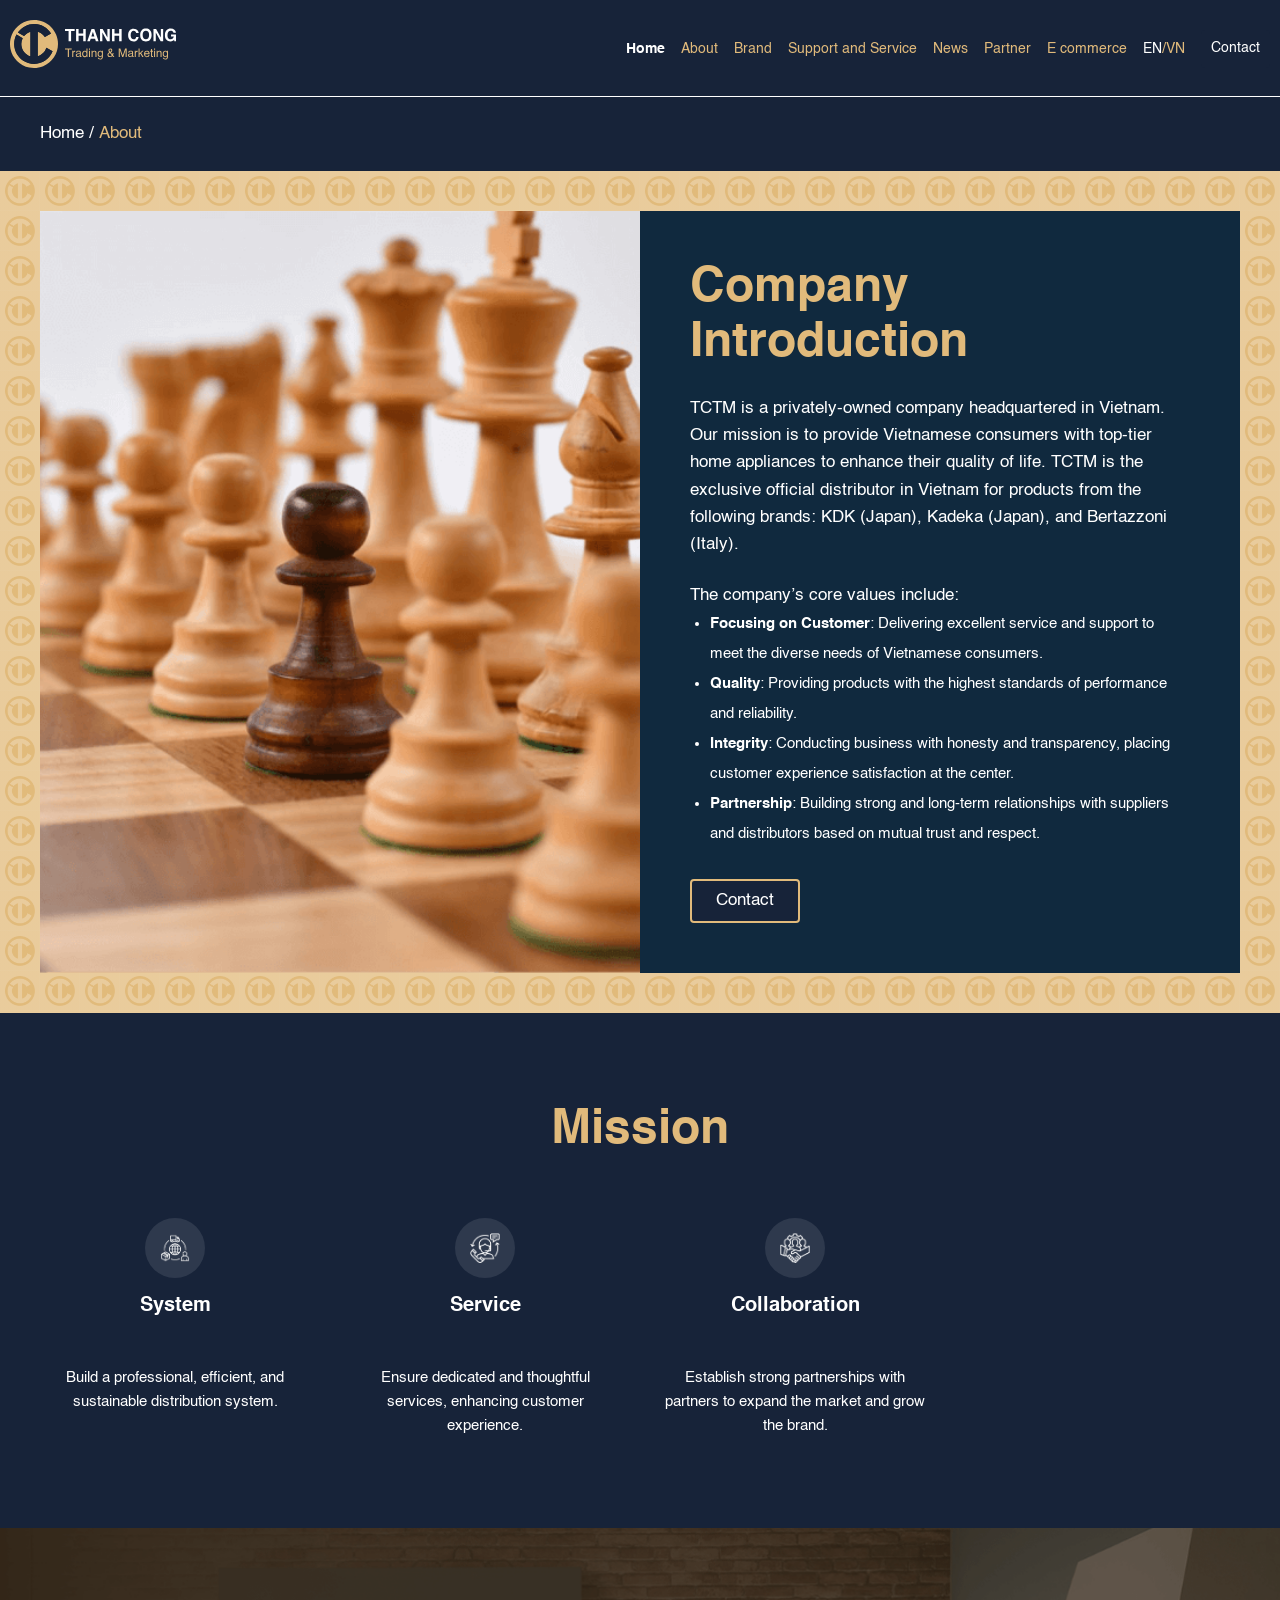
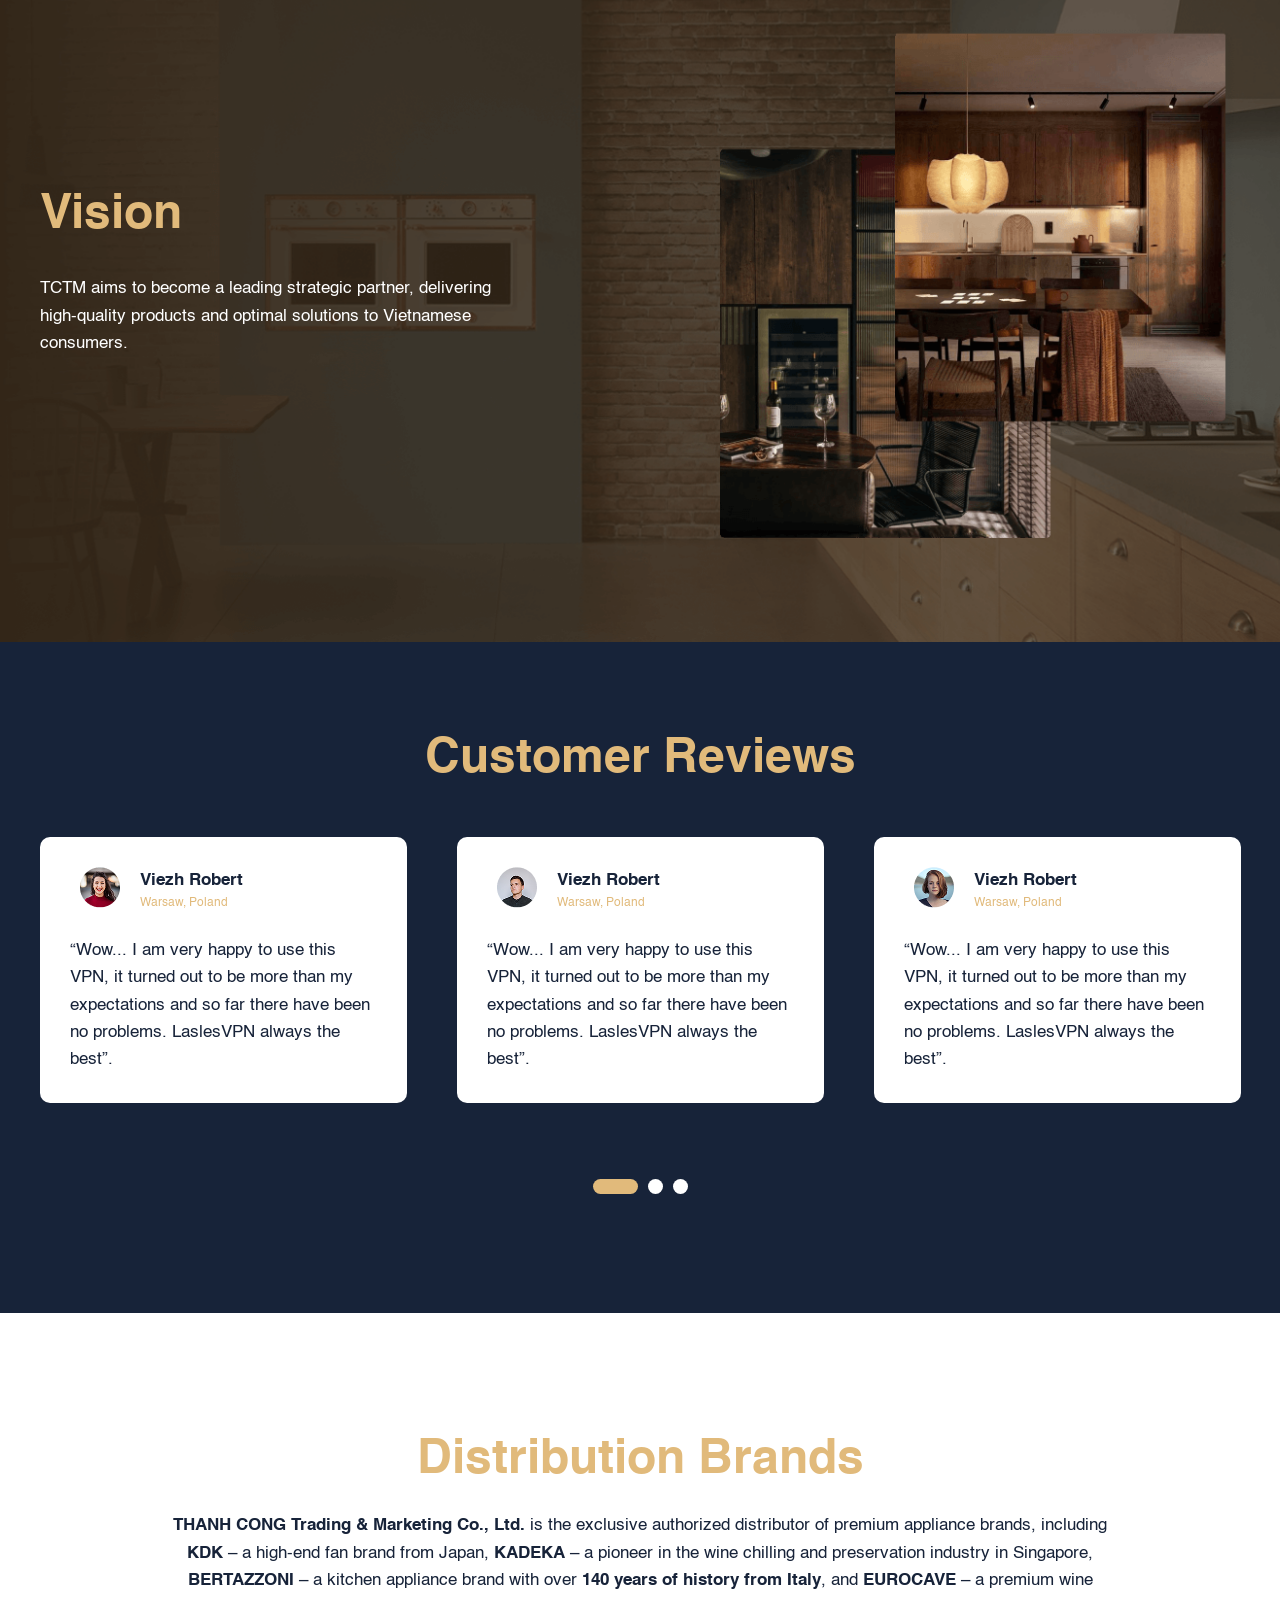
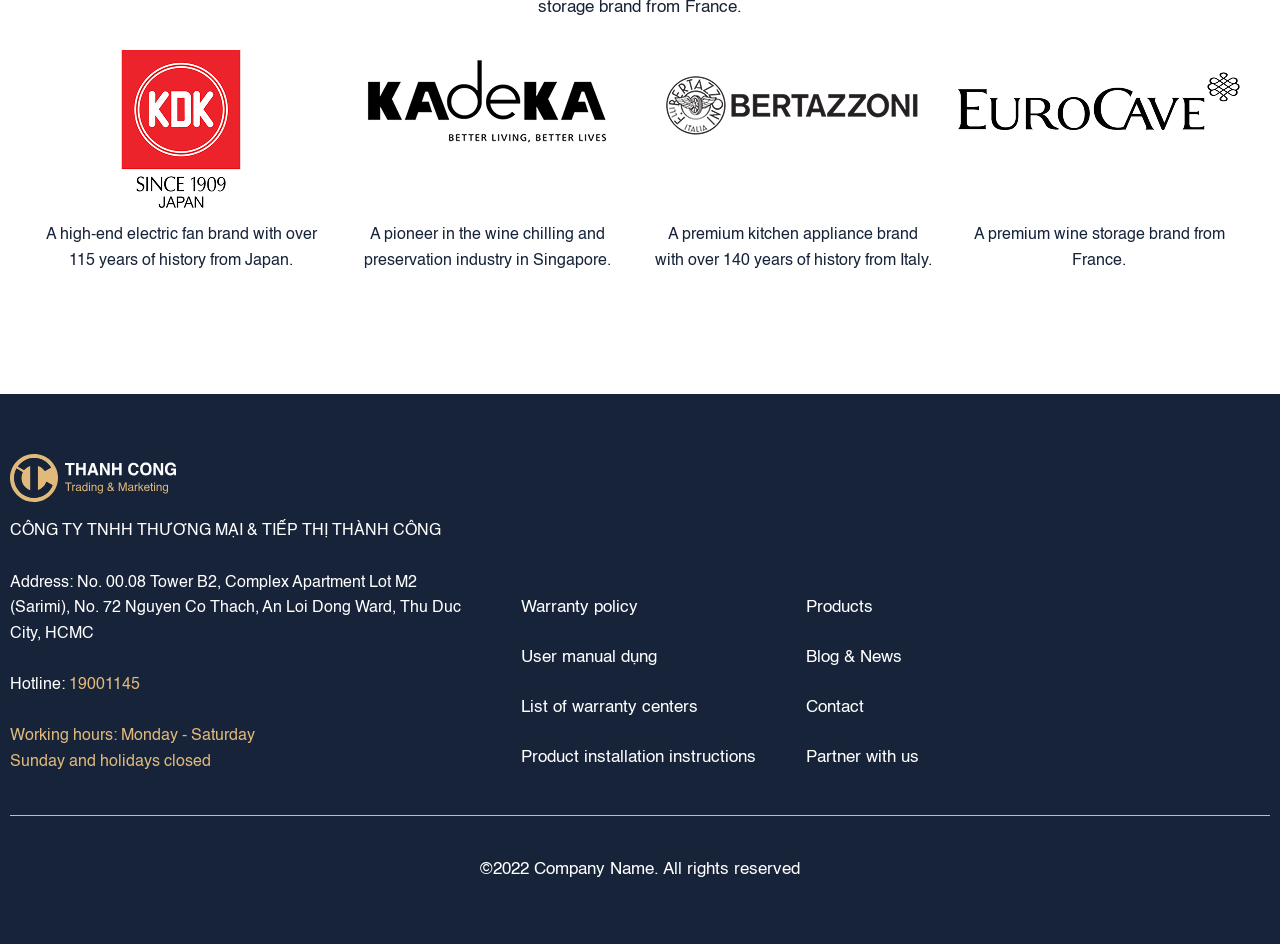
<file: en/page-about.html>
<!DOCTYPE html>
<html lang="vi">

<head>
  <meta charset="UTF-8">
  <meta name="viewport" content="width=device-width, initial-scale=1.0">
  <title>Document</title>

  <!-- Favicon -->
  <link rel="apple-touch-icon" sizes="180x180" href="./assets/imgs/favicon/apple-touch-icon.png">
  <link rel="icon" type="image/png" sizes="32x32" href="./assets/imgs/favicon/favicon-32x32.png">
  <link rel="icon" type="image/png" sizes="16x16" href="./assets/imgs/favicon/favicon-16x16.png">
  <link rel="icon" href="./favicon.ico" type="image/x-icon">

  <!-- CSS -->
  <link rel="stylesheet" href="/assets/venders/css/slick.css">
  <link rel="stylesheet" href="/assets/venders/css/slick-theme.css">
  <link rel="stylesheet" href="/assets/css/style.css">
</head>

<body>
  <header class="c-header js-header">
    <div class="c-header__container">
      <div class="c-header__logo">
        <a href="#">
          <img src="/assets/imgs/logo-capital.svg" alt="logo capital">
        </a>
      </div>
      <nav class="c-header__nav js-menu-header">

        <ul>
          <li class="active-page"><a href="/en/">Home</a></li>
          <li><a href="/en/about">About</a></li>
          <li><a href="/en/brand">Brand</a></li>
          <li><a href="/en/support-and-service">Support and Service</a></li>
          <li><a href="/en/news">News</a></li>
          <li><a href="/en/partner">Partner</a></li>
          <li><a href="/en/e-commerce">E commerce</a></li>
          <li class="c-header__sub-menu-flag">
            <a href="#" class="c-header__btn03 js-show-menu-flag"><span>EN</span>/VN</a>
            <ul>
              <li>
                <a href="" class="js-hide-menu-flag">
                  <img src="/assets/imgs/flag-vn.jpg" alt="flag Viet Nam">
                  <span>Việt Nam</span>
                </a>
              </li>
              <li>
                <span class="js-hide-menu-flag">
                  <img src="/assets/imgs/flag-en.jpg" alt="flag Viet Nam">
                  <span>English</span>
                </span>
              </li>
            </ul>
          </li>
          <li><a href="/en/contact" class="c-header__btn01">Contact</a></li>
        </ul>
      </nav>
      <a href="#" class="c-header__btn02 js-btn-show-menu">button</a>
    </div>
  </header>

  <main>
    <div class="c-breadcrumb">
      <div class="c-breadcrumb__inner">
        <nav class="l-container">
          <ul>
            <li><a href="/en/">Home</a></li>
            <li><span>About</span></li>
          </ul>
        </nav>
      </div>
    </div>

    <section class="c-about">
      <div class="l-container">
        <div class="c-about__inner">
          <div class="c-about__left">
            <img src="/assets/imgs/img-about-01.png" alt="Company Introduction">
          </div>
          <div class="c-about__right">
            <h1 class="c-title__01">Company Introduction</h1>
            <p class="c-desc__01 c-about__desc">
              TCTM is a privately-owned company headquartered in Vietnam. Our mission is to provide Vietnamese consumers with top-tier home appliances to enhance their quality of life. TCTM is the exclusive official distributor in Vietnam for products from the following brands: KDK (Japan), Kadeka (Japan), and Bertazzoni (Italy).
            </p>
            <p class="c-about__desc">The company’s core values include:</p>
            <ul class="c-about__desc c-about__desc-02">
              <li><strong>Focusing on Customer</strong>: Delivering excellent service and support to meet the diverse needs of Vietnamese consumers.</li>
              <li><strong>Quality</strong>: Providing products with the highest standards of performance and reliability.</li>
              <li><strong>Integrity</strong>: Conducting business with honesty and transparency, placing customer experience satisfaction at the center.</li>
              <li><strong>Partnership</strong>: Building strong and long-term relationships with suppliers and distributors based on mutual trust and respect.</li>
            </ul>
            <div class="c-btn__group01">
              <a href="/en/lien-he/" class="c-btn__01">Contact</a>
            </div>
          </div>
        </div>
      </div>
    </section>

    <section class="p-about__misson">
      <div class="l-container">
        <div class="c-text--align-center01">
          <h2 class="c-title__01">Mission</h2>
        </div>

        <div class="p-about__misson--list">
          <div class="p-about__misson--item">
            <div class="p-about__misson--icon">
              <img src="/assets/imgs/icon-about-01.png" alt="System">
            </div>
            <h3 class="p-about__misson--sub-title">System</h3>
            <p class="p-about__misson--desc">Build a professional, efficient, and sustainable distribution system.</p>
          </div>
          <div class="p-about__misson--item">
            <div class="p-about__misson--icon">
              <img src="/assets/imgs/icon-about-02.png" alt="Service">
            </div>
            <h3 class="p-about__misson--sub-title">Service</h3>
            <p class="p-about__misson--desc">Ensure dedicated and thoughtful services, enhancing customer experience.</p>
          </div>
          <div class="p-about__misson--item">
            <div class="p-about__misson--icon">
              <img src="/assets/imgs/icon-about-03.png" alt="Collaboration">
            </div>
            <h3 class="p-about__misson--sub-title">Collaboration</h3>
            <p class="p-about__misson--desc">Establish strong partnerships with partners to expand the market and grow the brand.</p>
          </div>
        </div>
      </div>
    </section>

    <section class="p-about__vison">
      <div class="l-container">
        <div class="p-about__vison--box">
          <div>
            <h2 class="c-title__01">Vision</h2>
            <p class="c-desc__01 c-about__desc">TCTM aims to become a leading strategic partner, delivering high-quality products and optimal solutions to Vietnamese consumers.</p>
          </div>
          <div>
            <img src="/assets/imgs/img-about-02.png" alt="Vision">
          </div>
        </div>
      </div>
    </section>

    <section class="p-about__review">
      <div class="l-container">
        <div class="c-text--align-center01">
          <h2 class="c-title__01">Customer Reviews</h2>
        </div>
        <div class="p-about__review--slider js-slider-review">
          <div>
            <div class="p-about__review--box01">
              <div class="p-about__review--box02">
                <img src="/assets/imgs/img-about-review-01.png" alt="reviewer">
                <div>
                  <p class="p-about__review--text01">Viezh Robert</p>
                  <p class="p-about__review--text02">Warsaw, Poland</p>
                </div>
              </div>
              <p class="p-about__review--text03">
                “Wow... I am very happy to use this VPN, it turned out to be more than my expectations and so far there
                have been no problems. LaslesVPN always the best”.
              </p>
            </div>
          </div>
          <div>
            <div class="p-about__review--box01">
              <div class="p-about__review--box02">
                <img src="/assets/imgs/img-about-review-02.png" alt="reviewer">
                <div>
                  <p class="p-about__review--text01">Viezh Robert</p>
                  <p class="p-about__review--text02">Warsaw, Poland</p>
                </div>
              </div>
              <p class="p-about__review--text03">
                “Wow... I am very happy to use this VPN, it turned out to be more than my expectations and so far there
                have been no problems. LaslesVPN always the best”.
              </p>
            </div>
          </div>
          <div>
            <div class="p-about__review--box01">
              <div class="p-about__review--box02">
                <img src="/assets/imgs/img-about-review-03.png" alt="reviewer">
                <div>
                  <p class="p-about__review--text01">Viezh Robert</p>
                  <p class="p-about__review--text02">Warsaw, Poland</p>
                </div>
              </div>
              <p class="p-about__review--text03">
                “Wow... I am very happy to use this VPN, it turned out to be more than my expectations and so far there
                have been no problems. LaslesVPN always the best”.
              </p>
            </div>
          </div>
          <div>
            <div class="p-about__review--box01">
              <div class="p-about__review--box02">
                <img src="/assets/imgs/img-about-review-01.png" alt="reviewer">
                <div>
                  <p class="p-about__review--text01">Viezh Robert</p>
                  <p class="p-about__review--text02">Warsaw, Poland</p>
                </div>
              </div>
              <p class="p-about__review--text03">
                “Wow... I am very happy to use this VPN, it turned out to be more than my expectations and so far there
                have been no problems. LaslesVPN always the best”.
              </p>
            </div>
          </div>
          <div>
            <div class="p-about__review--box01">
              <div class="p-about__review--box02">
                <img src="/assets/imgs/img-about-review-01.png" alt="reviewer">
                <div>
                  <p class="p-about__review--text01">Viezh Robert</p>
                  <p class="p-about__review--text02">Warsaw, Poland</p>
                </div>
              </div>
              <p class="p-about__review--text03">
                “Wow... I am very happy to use this VPN, it turned out to be more than my expectations and so far there
                have been no problems. LaslesVPN always the best”.
              </p>
            </div>
          </div>
          <div>
            <div class="p-about__review--box01">
              <div class="p-about__review--box02">
                <img src="/assets/imgs/img-about-review-01.png" alt="reviewer">
                <div>
                  <p class="p-about__review--text01">Viezh Robert</p>
                  <p class="p-about__review--text02">Warsaw, Poland</p>
                </div>
              </div>
              <p class="p-about__review--text03">
                “Wow... I am very happy to use this VPN, it turned out to be more than my expectations and so far there
                have been no problems. LaslesVPN always the best”.
              </p>
            </div>
          </div>
          <div>
            <div class="p-about__review--box01">
              <div class="p-about__review--box02">
                <img src="/assets/imgs/img-about-review-01.png" alt="reviewer">
                <div>
                  <p class="p-about__review--text01">Viezh Robert</p>
                  <p class="p-about__review--text02">Warsaw, Poland</p>
                </div>
              </div>
              <p class="p-about__review--text03">
                “Wow... I am very happy to use this VPN, it turned out to be more than my expectations and so far there
                have been no problems. LaslesVPN always the best”.
              </p>
            </div>
          </div>
          <div>
            <div class="p-about__review--box01">
              <div class="p-about__review--box02">
                <img src="/assets/imgs/img-about-review-01.png" alt="reviewer">
                <div>
                  <p class="p-about__review--text01">Viezh Robert</p>
                  <p class="p-about__review--text02">Warsaw, Poland</p>
                </div>
              </div>
              <p class="p-about__review--text03">
                “Wow... I am very happy to use this VPN, it turned out to be more than my expectations and so far there
                have been no problems. LaslesVPN always the best”.
              </p>
            </div>
          </div>
        </div>
      </div>
    </section>

    <section class="c-partner">
      <div class="l-container">
        <div class="c-text--align-center01">
          <h2 class="c-title__01">Distribution Brands</h2>
          <p class="c-desc__01">
            <strong>THANH CONG Trading & Marketing Co., Ltd.</strong> is the exclusive authorized distributor of premium
            appliance brands, including <strong>KDK</strong> – a high-end fan brand from Japan, <strong>KADEKA</strong>
            – a pioneer in the wine chilling and preservation industry in Singapore, <strong>BERTAZZONI</strong> – a
            kitchen appliance brand with over <strong>140 years of history from Italy</strong>, and
            <strong>EUROCAVE</strong> – a premium wine storage brand from France.
          </p>
        </div>
        <div class="c-partner__inner">
          <div class="c-partner__item">
            <img src="/assets/imgs/logo-kdk.png" alt="logo kdk">
            <h3 class="c-partner__desc-en">A high-end electric fan brand with over 115 years of history from Japan.</h3>
          </div>
          <div class="c-partner__item">
            <img src="/assets/imgs/logo-kadeka.png" alt="logo kadeka">
            <h3 class="c-partner__desc-en">A pioneer in the wine chilling and preservation industry in Singapore.</h3>
          </div>
          <div class="c-partner__item">
            <img src="/assets/imgs/logo-bertazzoni.png" alt="logo bertazzoni">
            <h3 class="c-partner__desc-en">A premium kitchen appliance brand with over 140 years of history from Italy.
            </h3>
          </div>
          <div class="c-partner__item">
            <img src="/assets/imgs/logo-eurocave.png" alt="logo eurocave">
            <h3 class="c-partner__desc-en">A premium wine storage brand from France.</h3>
          </div>
        </div>
      </div>
    </section>

  </main>

  <footer class="c-footer">
    <div class="c-footer__container">
      <div class="c-footer__group01">
        <div class="c-footer__item01">
          <a href="/">
            <img src="/assets/imgs/logo-capital.svg" alt="logo capital">
          </a>
          <p class="c-footer__text01">
            CÔNG TY TNHH THƯƠNG MẠI & TIẾP THỊ THÀNH CÔNG<br>
            <br>
            Address: No. 00.08 Tower B2, Complex Apartment Lot M2 (Sarimi), No. 72 Nguyen Co Thach, An Loi Dong Ward,
            Thu Duc City, HCMC<br>
            <br>
            Hotline: <a href="tel:19001145" class="c-text__yellow01">19001145</a><br>
            <br>
            <span class="c-text__yellow01">
              Working hours: Monday - Saturday<br>
              Sunday and holidays closed
            </span>
          </p>
        </div>
        <div class="c-footer__item c-footer__menu">
          <ul>
            <li><a href="/en/#">Warranty policy</a></li>
            <li><a href="/en/#">User manual dụng</a></li>
            <li><a href="/en/#">List of warranty centers</a></li>
            <li><a href="/en/#">Product installation instructions</a></li>
          </ul>
        </div>
        <div class="c-footer__item c-footer__menu">
          <ul>
            <li><a href="/en/product">Products</a></li>
            <li><a href="/en/news">Blog & News</a></li>
            <li><a href="/en/contact">Contact</a></li>
            <li><a href="/en/#">Partner with us</a></li>
          </ul>
        </div>
        <div class="c-footer__item">
          <iframe
            src="https://www.google.com/maps/embed?pb=!1m14!1m8!1m3!1d3919.525718298502!2d106.7242792!3d10.7709886!3m2!1i1024!2i768!4f13.1!3m3!1m2!1s0x317525f607ffc9c5%3A0x397b3d9e65ee1bbe!2sChung%20c%C6%B0%20Sarimi!5e0!3m2!1svi!2s!4v1741539284699!5m2!1svi!2s"
            width="348" height="296" style="border:0;" allowfullscreen="" loading="lazy"
            referrerpolicy="no-referrer-when-downgrade"></iframe>
        </div>
      </div>
      <div class="c-footer__group02">
        ©2022 Company Name. All rights reserved
      </div>
    </div>
  </footer>
  <!-- 
  <div class="c-popup js-popup">
    <div class="c-popup__inner">
      <img class="js-img-popup-01" src="/assets/imgs/img-popup-01.png" alt="img popup">
      <img class="js-img-popup-02" src="/assets/imgs/img-popup-02.png" alt="img popup" style="display: none;">
      <button class="c-popup__close js-btn-close-popup">close</button>
    </div>
    <div class="c-popup__select">
      <div class="c-popup__flag js-popup-show-menu">
        <img class="js-img-popup-01" src="/assets/imgs/flag-vn.jpg" alt="flag vn">
        <img class="js-img-popup-02" src="/assets/imgs/flag-en.jpg" alt="flag en" style="display: none;">
      </div>
      <ul>
        <li>
          <a href="#" data-flag="popup-01" class="js-popup-select-menu">
            <img src="/assets/imgs/flag-vn.jpg" alt="flag vn">
          </a>
        </li>
        <li>
          <a href="#" data-flag="popup-02" class="js-popup-select-menu">
            <img src="/assets/imgs/flag-en.jpg" alt="flag en">
          </a>
        </li>
      </ul>
    </div>
  </div> -->

  <!-- JS -->
  <script src="https://code.jquery.com/jquery-3.7.1.min.js"></script>
  <script src="/assets/venders/js/slick.min.js"></script>
  <script src="/assets/js/main.js"></script>
</body>

</html>
</file>
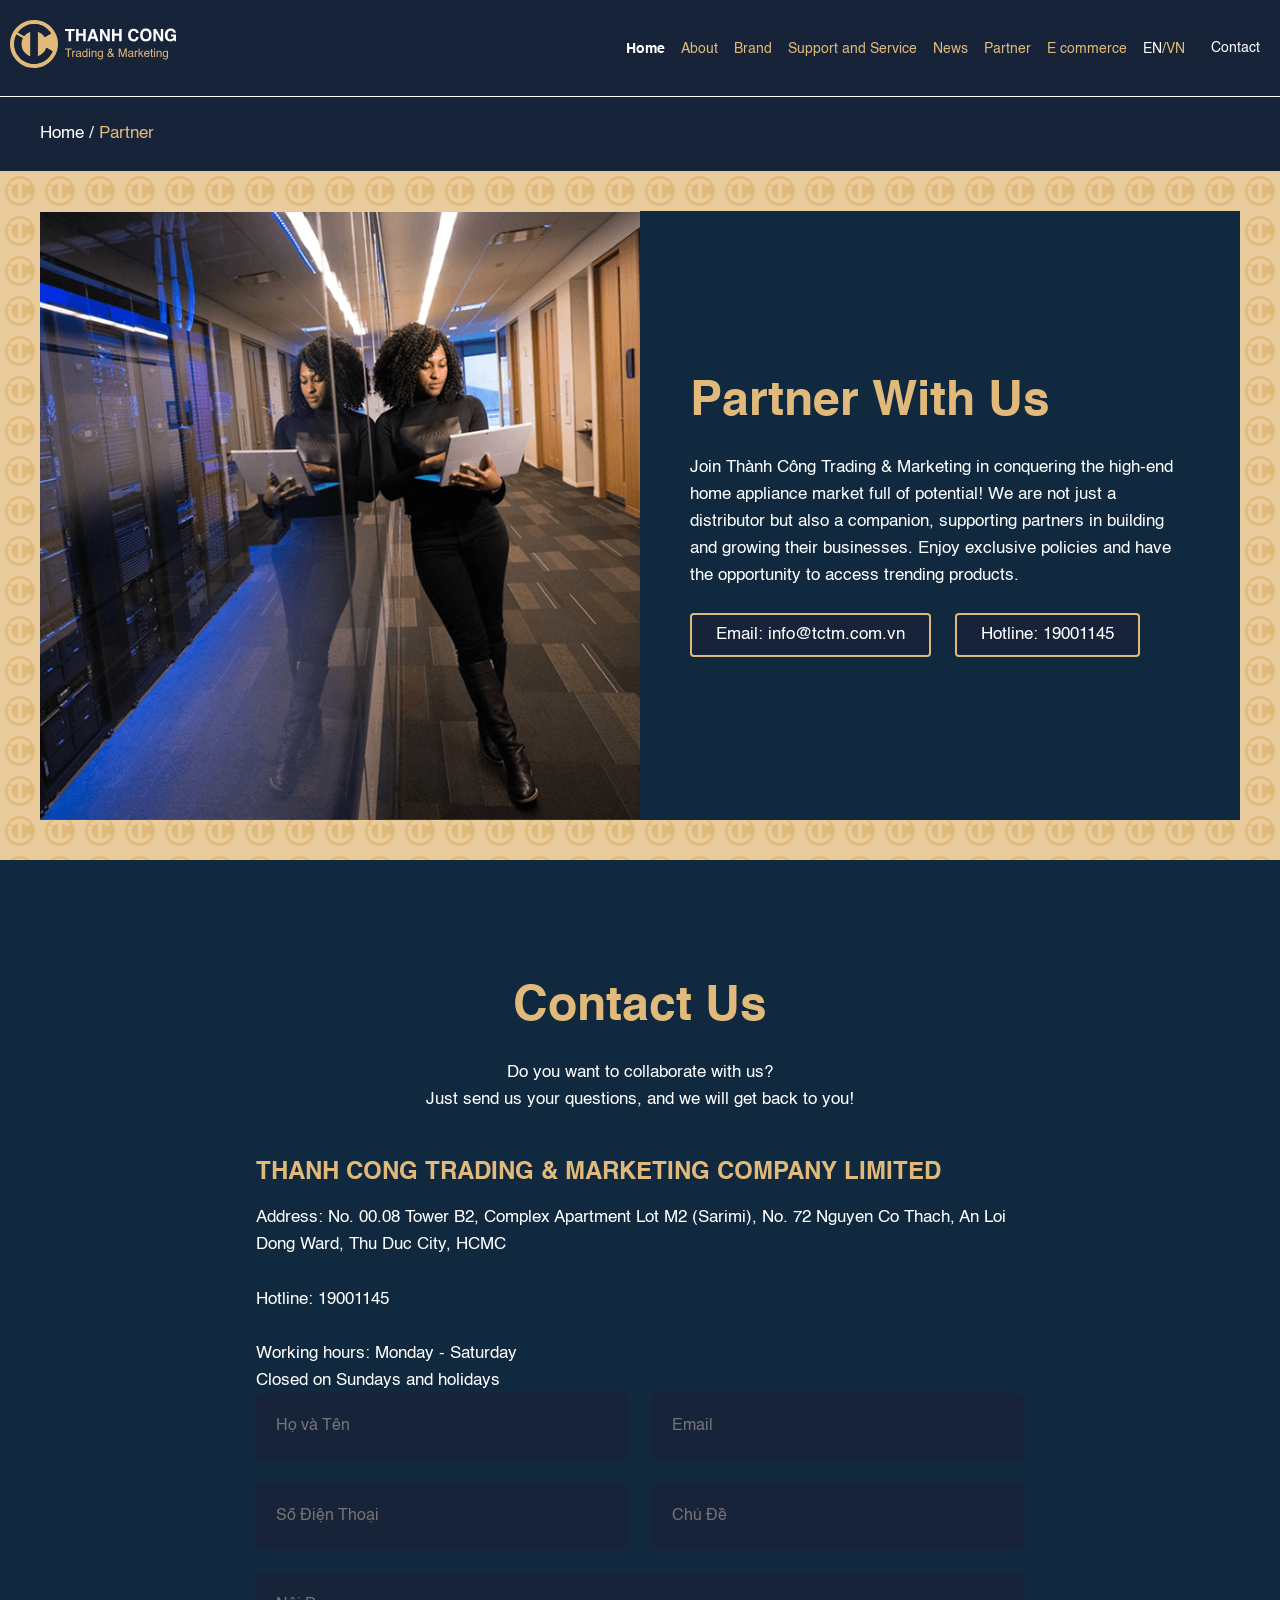
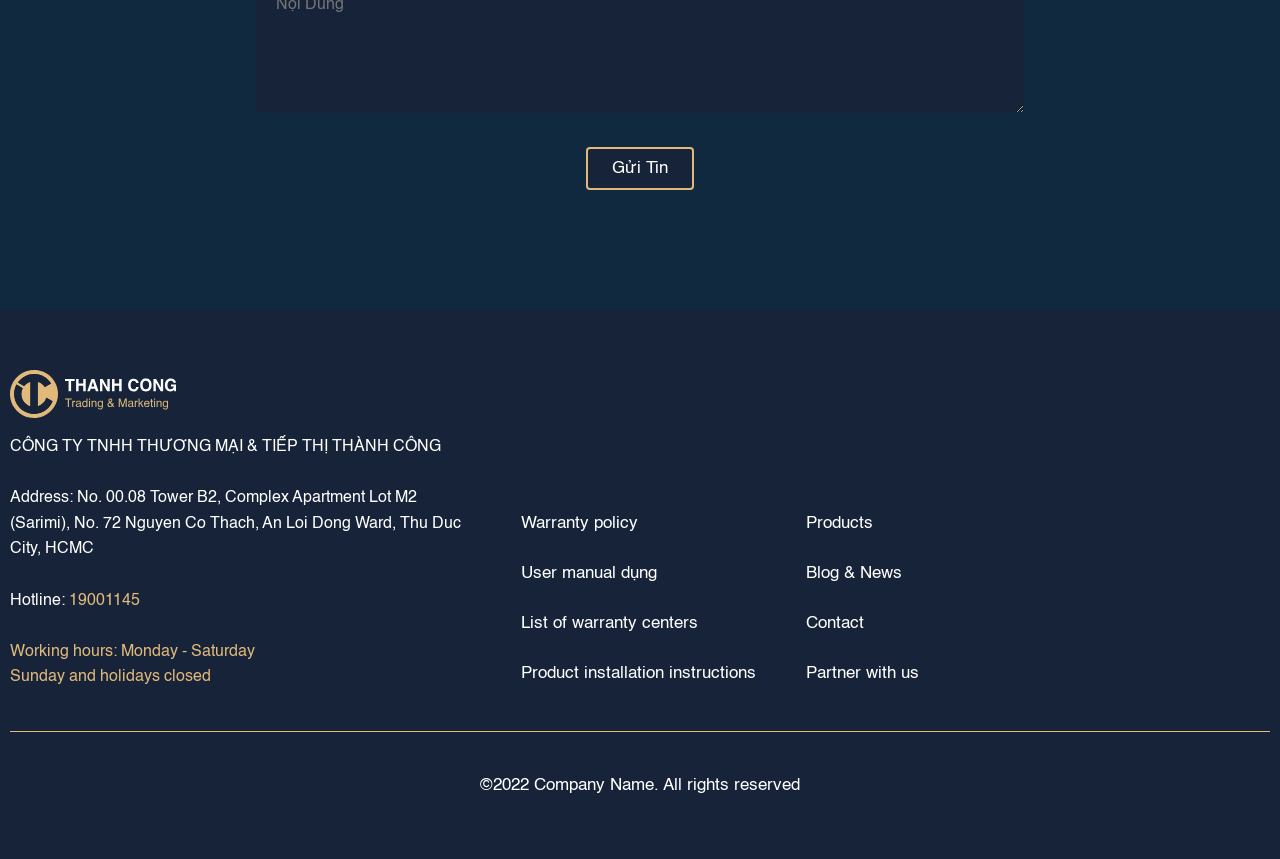
<file: en/page-dealer-zone.html>
<!DOCTYPE html>
<html lang="vi">

<head>
  <meta charset="UTF-8">
  <meta name="viewport" content="width=device-width, initial-scale=1.0">
  <title>Document</title>

  <!-- Favicon -->
  <link rel="apple-touch-icon" sizes="180x180" href="./assets/imgs/favicon/apple-touch-icon.png">
  <link rel="icon" type="image/png" sizes="32x32" href="./assets/imgs/favicon/favicon-32x32.png">
  <link rel="icon" type="image/png" sizes="16x16" href="./assets/imgs/favicon/favicon-16x16.png">
  <link rel="icon" href="./favicon.ico" type="image/x-icon">

  <!-- CSS -->
  <link rel="stylesheet" href="/assets/venders/css/slick.css">
  <link rel="stylesheet" href="/assets/venders/css/slick-theme.css">
  <link rel="stylesheet" href="/assets/css/style.css">
</head>

<body>
  <header class="c-header js-header">
    <div class="c-header__container">
      <div class="c-header__logo">
        <a href="#">
          <img src="/assets/imgs/logo-capital.svg" alt="logo capital">
        </a>
      </div>
      <nav class="c-header__nav js-menu-header">

        <ul>
          <li class="active-page"><a href="/en/">Home</a></li>
          <li><a href="/en/about">About</a></li>
          <li><a href="/en/brand">Brand</a></li>
          <li><a href="/en/support-and-service">Support and Service</a></li>
          <li><a href="/en/news">News</a></li>
          <li><a href="/en/partner">Partner</a></li>
          <li><a href="/en/e-commerce">E commerce</a></li>
          <li class="c-header__sub-menu-flag">
            <a href="#" class="c-header__btn03 js-show-menu-flag"><span>EN</span>/VN</a>
            <ul>
              <li>
                <a href="" class="js-hide-menu-flag">
                  <img src="/assets/imgs/flag-vn.jpg" alt="flag Viet Nam">
                  <span>Việt Nam</span>
                </a>
              </li>
              <li>
                <span class="js-hide-menu-flag">
                  <img src="/assets/imgs/flag-en.jpg" alt="flag Viet Nam">
                  <span>English</span>
                </span>
              </li>
            </ul>
          </li>
          <li><a href="/en/contact" class="c-header__btn01">Contact</a></li>
        </ul>
      </nav>
      <a href="#" class="c-header__btn02 js-btn-show-menu">button</a>
    </div>
  </header>

  <main>
    <div class="c-breadcrumb">
      <div class="c-breadcrumb__inner">
        <nav class="l-container">
          <ul>
            <li><a href="/">Home</a></li>
            <li><span>Partner</span></li>
          </ul>
        </nav>
      </div>
    </div>

    <section class="c-about">
      <div class="l-container">
        <div class="c-about__inner">
          <div class="c-about__left">
            <img src="/assets/imgs/img-dealer-zone-01.png" alt="Partner with us">
          </div>
          <div class="c-about__right">
            <h1 class="c-title__01">Partner with us</h1>
            <p class="c-desc__01 c-about__desc">
              Join Thành Công Trading & Marketing in conquering the high-end home appliance market full of potential! We are not just a distributor but also a companion, supporting partners in building and growing their businesses.
              Enjoy exclusive policies and have the opportunity to access trending products.
            </p>
            <div class="c-btn__group01">
              <a href="mailto:info@tctm.com.vn" class="c-btn__01">Email: info@tctm.com.vn</a>
              <a href="tel:19001145" class="c-btn__01">Hotline: 19001145</a>
            </div>
          </div>
        </div>
      </div>
    </section>

    <section class="c-contact">
      <div class="l-container">
        <div class="c-text--align-center01">
          <h2 class="c-title__01">Contact Us</h2>
          <p class="c-desc__01 c-text__white01">
            Do you want to collaborate with us?<br>
            Just send us your questions, and we will get back to you!
          </p>
        </div>
        <div class="c-contact__inner">
          <div class="c-contact__item">
            <h3 class="c-title__02 c-contact__title02">THANH CONG TRADING & MARKETING COMPANY LIMITED</h3>
            <div class="c-text__white01">
              <p>
                Address: No. 00.08 Tower B2, Complex Apartment Lot M2 (Sarimi), No. 72 Nguyen Co Thach, An Loi Dong Ward, Thu Duc City, HCMC
                <br><br>
                Hotline: 19001145
                <br><br>
                Working hours: Monday - Saturday<br>
                Closed on Sundays and holidays
              </p>
            </div>
          </div>
          <div class="c-contact__item">
            <div class="c-contact__form01">
              <form action="#" method="post">
                <div class="c-contact__group01">
                  <div class="c-contact__box02">
                    <input type="text" name="name" placeholder="Họ và Tên">
                  </div>
                  <div class="c-contact__box02">
                    <input type="email" name="email" placeholder="Email">
                  </div>
                </div>
                <div class="c-contact__group01">
                  <div class="c-contact__box02">
                    <input type="text" name="phone" placeholder="Số Điện Thoại">
                  </div>
                  <div class="c-contact__box02">
                    <input type="text" name="title" placeholder="Chủ Đề">
                  </div>
                </div>
                <div class="c-contact__box02">
                  <textarea name="message" placeholder="Nội Dung"></textarea>
                </div>
                <div class="c-contact__box03">
                  <button type="submit" class="c-btn__01">Gửi Tin</button>
                </div>
              </form>
            </div>
          </div>
        </div>
      </div>
    </section>

  </main>

  <footer class="c-footer">
    <div class="c-footer__container">
      <div class="c-footer__group01">
        <div class="c-footer__item01">
          <a href="/">
            <img src="/assets/imgs/logo-capital.svg" alt="logo capital">
          </a>
          <p class="c-footer__text01">
            CÔNG TY TNHH THƯƠNG MẠI & TIẾP THỊ THÀNH CÔNG<br>
            <br>
            Address: No. 00.08 Tower B2, Complex Apartment Lot M2 (Sarimi), No. 72 Nguyen Co Thach, An Loi Dong Ward,
            Thu Duc City, HCMC<br>
            <br>
            Hotline: <a href="tel:19001145" class="c-text__yellow01">19001145</a><br>
            <br>
            <span class="c-text__yellow01">
              Working hours: Monday - Saturday<br>
              Sunday and holidays closed
            </span>
          </p>
        </div>
        <div class="c-footer__item c-footer__menu">
          <ul>
            <li><a href="/en/#">Warranty policy</a></li>
            <li><a href="/en/#">User manual dụng</a></li>
            <li><a href="/en/#">List of warranty centers</a></li>
            <li><a href="/en/#">Product installation instructions</a></li>
          </ul>
        </div>
        <div class="c-footer__item c-footer__menu">
          <ul>
            <li><a href="/en/product">Products</a></li>
            <li><a href="/en/news">Blog & News</a></li>
            <li><a href="/en/contact">Contact</a></li>
            <li><a href="/en/#">Partner with us</a></li>
          </ul>
        </div>
        <div class="c-footer__item">
          <iframe
            src="https://www.google.com/maps/embed?pb=!1m14!1m8!1m3!1d3919.525718298502!2d106.7242792!3d10.7709886!3m2!1i1024!2i768!4f13.1!3m3!1m2!1s0x317525f607ffc9c5%3A0x397b3d9e65ee1bbe!2sChung%20c%C6%B0%20Sarimi!5e0!3m2!1svi!2s!4v1741539284699!5m2!1svi!2s"
            width="348" height="296" style="border:0;" allowfullscreen="" loading="lazy"
            referrerpolicy="no-referrer-when-downgrade"></iframe>
        </div>
      </div>
      <div class="c-footer__group02">
        ©2022 Company Name. All rights reserved
      </div>
    </div>
  </footer>

  <!-- JS -->
  <script src="https://code.jquery.com/jquery-3.7.1.min.js"></script>
  <script src="/assets/venders/js/slick.min.js"></script>
  <script src="/assets/js/main.js"></script>
</body>

</html>
</file>
<file: assets/css/style.css>
html{box-sizing:border-box;word-break:normal;tab-size:4}*,::before,::after{background-repeat:no-repeat;box-sizing:inherit}*{padding:0;margin:0}details,main{display:block}a{background-color:transparent;text-decoration:none;transition:opacity .3s ease-in-out;color:inherit}a:hover,a:active{outline-width:0}b,strong{font-weight:bolder}ul,ol{margin-left:20px;margin-bottom:30px}ul li,ol li{line-height:2}input{border-radius:0}[type=search]::-webkit-search-decoration{-webkit-appearance:none}textarea{overflow:auto;resize:vertical}button,input,optgroup,select,textarea{font:inherit}optgroup{font-weight:bold}button{overflow:visible}button,select{text-transform:none}button,input,select,textarea{background-color:transparent;border-style:none}a:focus,button:focus,input:focus,select:focus,textarea:focus{outline-width:0}img{max-width:100%}html{font-family:"Helvetica",sans-serif;font-size:62.5%;font-weight:400;line-height:1.6}body{font-size:1.7rem;color:#172339}@font-face{font-family:"Helvetica";src:url("../fonts/Helvetica.ttf") format("truetype");font-weight:normal;font-style:normal}@font-face{font-family:"Helvetica";src:url("../fonts/Helvetica-Bold.ttf") format("truetype");font-weight:bold;font-style:normal}@font-face{font-family:"Helvetica";src:url("../fonts/Helvetica-BoldOblique.ttf") format("truetype");font-weight:bold;font-style:italic}@font-face{font-family:"Helvetica Compressed";src:url("../fonts/helvetica-compressed.otf") format("opentype");font-weight:normal;font-style:normal}@font-face{font-family:"Helvetica";src:url("../fonts/helvetica-light.ttf") format("truetype");font-weight:300;font-style:normal}@font-face{font-family:"Helvetica";src:url("../fonts/Helvetica-Oblique.ttf") format("truetype");font-weight:normal;font-style:italic}@font-face{font-family:"Helvetica Rounded";src:url("../fonts/helvetica-rounded-bold.otf") format("opentype");font-weight:bold;font-style:normal}.c-title__01{font-family:"Helvetica";font-weight:700;font-size:clamp(2.6rem,4vw,4.8rem);line-height:55px;color:#e1ba7b;text-transform:capitalize;margin-bottom:24px}@media screen and (max-width: 767px){.c-title__01{line-height:1.6}}.c-title__02{font-weight:700;font-size:24px;line-height:1.6}@media screen and (max-width: 767px){.c-title__02{font-size:20px}}.c-title__03{font-weight:600;font-size:20px;margin-bottom:16px;text-transform:capitalize}.c-desc__01{font-family:"Helvetica";font-weight:400;font-size:17px;line-height:1.6;margin-bottom:24px}.c-text--align-center01{text-align:center;max-width:940px;margin-inline:auto}.c-text__white01{color:#fff}.c-text__yellow01{color:#e1ba7b}.l-container{width:100%;max-width:1220px;margin-inline:auto;padding:0 10px}.u-d-none{display:none}.c-header{position:fixed;top:0;left:0;width:100%;z-index:1000}.c-header::before{content:"";position:absolute;inset:0;background-color:transparent;z-index:0}.c-header.is-fixed::before{background-color:#1723392e;backdrop-filter:blur(20px)}.c-header__container{position:relative;display:flex;justify-content:space-between;align-items:center;gap:20px;max-width:1440px;margin-inline:auto;padding:20px 10px}@media screen and (max-width: 767px){.c-header__container{padding:10px}}@media screen and (max-width: 1025px){.c-header__nav{position:absolute;top:0;left:0;width:100%;height:100vh;transform:translateX(100%);background-color:#172339;transition:transform .3s ease-in-out}}.c-header__nav.is-active{transform:translateX(0)}.c-header__nav ul{display:flex;align-items:center;gap:16px;list-style:none;margin:0}@media screen and (max-width: 1025px){.c-header__nav ul{flex-direction:column;padding:40px 10px;height:100%}}@media screen and (min-width: 1026px){.c-header__nav ul ul{flex-direction:column;align-items:start;gap:0;position:absolute;top:100%;left:0;background-color:#fff;margin-top:8px;box-shadow:0 0 3px rgba(0,0,0,.15);white-space:nowrap;opacity:0;visibility:hidden;transition:opacity .4s cubic-bezier(0.19, 1, 0.22, 1),visibility .4s cubic-bezier(0.19, 1, 0.22, 1),transform .4s cubic-bezier(0.19, 1, 0.22, 1)}.c-header__nav ul ul li:not(:first-child){border-top:1px solid #e4e7ec}.c-header__nav ul ul a{padding:10px 20px;transition:color .3s ease-in-out}.c-header__nav ul ul a:hover{color:#172339}}@media screen and (max-width: 1025px){.c-header__nav ul ul{height:auto;margin-top:16px;padding:0}}.c-header__nav a{color:#e1ba7b;font-family:"Helvetica",sans-serif;font-size:17px;line-height:1.6;text-decoration:none}@media(min-width: 1022px)and (max-width: 1300px){.c-header__nav a{font-size:14px}}.c-header__nav li{position:relative}.c-header__nav li.active-page a{color:#fff;font-weight:700}.c-header__nav li:hover>ul{visibility:visible;opacity:1}.c-header__btn01{display:flex;align-items:center;min-height:38px;background-color:#172339;color:#fff !important;border-radius:4px;padding:5px 10px;transition:background-color .3s ease-in-out}.c-header__btn01:hover{background-color:#e1ba7b}@media screen and (max-width: 767px){.c-header__btn01{border:2px solid #e1ba7b;border-radius:4px}}.c-header__btn02{display:none !important;position:relative;font-size:0;display:inline;width:36px;height:36px;background-color:#172339;border-radius:50%}@media screen and (max-width: 1025px){.c-header__btn02{display:block !important}}.c-header__btn02::before,.c-header__btn02::after{content:"";position:absolute;width:18px;height:2px;background-color:#fff;top:50%;left:50%;transition:transform .3s ease-in-out}.c-header__btn02::before{top:14px;transform:translate(-50%, -50%)}.c-header__btn02::after{top:22px;transform:translate(-50%, -50%)}.c-header__btn02.is-active{background-color:#e1ba7b}.c-header__btn02.is-active::before{top:50%;transform:translate(-50%, -50%) rotate(45deg)}.c-header__btn02.is-active::after{top:50%;transform:translate(-50%, -50%) rotate(-45deg)}.c-header__btn03 span{color:#fff}@media screen and (max-width: 767px){.c-header__logo{width:100px;height:40px;display:inline-flex}}@media screen and (max-width: 1025px){.c-header__sub-menu-flag{text-align:center}}.c-header__sub-menu-flag a.is-active~ul{visibility:visible;opacity:1}@media screen and (max-width: 1025px){.c-header__sub-menu-flag a.is-active~ul{display:flex}}.c-header__sub-menu-flag ul{position:absolute;top:calc(100% + 10px);display:flex;align-items:start;flex-direction:column;min-width:110px;visibility:hidden;opacity:0;transition:visibility .3s ease-in-out,opacity .3s ease-in-out}@media screen and (max-width: 1025px){.c-header__sub-menu-flag ul{position:relative;top:auto;left:auto;display:none;visibility:visible;opacity:1;padding:20px 0;align-items:center}}.c-header__sub-menu-flag ul a,.c-header__sub-menu-flag ul span{display:flex;align-items:center;gap:5px;color:#fff;font-size:14px;cursor:pointer}@media screen and (max-width: 1025px){.c-header__sub-menu-flag ul a,.c-header__sub-menu-flag ul span{justify-items:center}}.c-footer{background-color:#172339;padding-block:60px;color:#fff}@media screen and (max-width: 767px){.c-footer{padding-block:40px}}.c-footer__container{max-width:1340px;margin-inline:auto;padding-inline:10px}.c-footer__group01{display:flex;gap:35px;flex-wrap:wrap;justify-content:space-between}.c-footer__group02{text-align:center;font-weight:400;font-size:17px;line-height:1.6;border-top:1px solid #e1ba7b;padding-top:40px;margin-top:40px}@media screen and (min-width: 1024px){.c-footer__item{max-width:348px}}@media screen and (max-width: 767px){.c-footer__item{width:100%}}.c-footer__item01{width:100%;max-width:460px}.c-footer__item iframe{width:100%;max-width:100%}.c-footer__item:last-child{display:flex;align-items:end}.c-footer__text01{margin-top:8px;font-size:16px}.c-footer__text02{font-size:14px;margin-top:12px}.c-footer__menu{display:flex;align-items:end}.c-footer__menu ul{margin:0;list-style:none}.c-footer__menu ul li:not(:last-child){margin-bottom:16px}.c-footer__menu a{text-underline-offset:8px;transition:all .3s ease-in-out}.c-footer__menu a:hover{color:#e1ba7b;text-decoration:underline}.c-footer__social{position:fixed;bottom:150px;right:20px;display:flex;flex-direction:column;gap:20px;list-style-type:none;margin:0;padding:0}@media screen and (max-width: 767px){.c-footer__social{bottom:50px}}.c-footer__social li,.c-footer__social a{position:relative;width:40px;height:40px}.c-footer__social li:before{content:"";position:absolute;top:50%;left:50%;width:100%;height:100%;background:#d9d9d9;border-radius:50%;transform:translate(-50%, -50%);z-index:-1;animation:identifier 1s ease-in-out infinite alternate;opacity:.5}@keyframes identifier{0%{transform:translate(-50%, -50%) scale(1)}100%{transform:translate(-50%, -50%) scale(1.5)}}.c-footer__social a{background:#d9d9d9;border-radius:50%;display:flex;justify-content:center;align-items:center}.c-footer__social a img{width:20px;height:auto}.c-footer__social02{list-style-type:none;margin:12px 0 0;padding:0;display:flex;gap:12px}.c-footer__social02 li a{display:inline-flex;overflow:hidden;border-radius:8px;width:32px;height:32px}.c-footer__social02 li a img{object-fit:cover;width:100%;height:100%}.p-about__misson{background-color:#172339;color:#fff;padding-block:90px}.p-about__misson02{background-color:#f7f6f4;color:#172339}.p-about__misson--list,.p-about__support--list{display:grid;grid-template-columns:repeat(4, 1fr);justify-content:center;gap:20px 40px;margin-top:60px}@media screen and (max-width: 1025px){.p-about__misson--list,.p-about__support--list{grid-template-columns:repeat(3, 1fr);gap:20px}}@media screen and (max-width: 767px){.p-about__misson--list,.p-about__support--list{grid-template-columns:271px;justify-content:center;gap:40px}}.p-about__misson--item{position:relative;text-align:center}.p-about__misson--sub-title{font-weight:700;font-size:20px;line-height:1.6;margin:12px 0}@media screen and (min-width: 768px){.p-about__misson--sub-title{min-height:64px}}.p-about__misson--icon,.p-about__support--icon{display:inline-flex;width:60px;height:60px;margin-inline:auto;padding:15px;border-radius:50%;background-color:#2e394d}.p-about__misson--desc{font-size:15px}.p-about__vison{padding:95px 0;background:url("../imgs/bg-about-01.png") no-repeat top left/cover}.p-about__vison--box{display:grid;grid-template-columns:467px 520px;align-items:center;gap:20px;justify-content:space-between}@media screen and (max-width: 1025px){.p-about__vison--box{grid-template-columns:1fr 1fr}}@media screen and (max-width: 767px){.p-about__vison--box{grid-template-columns:1fr}}@media screen and (min-width: 1024px){.p-about__vison--box .c-title__01{margin-bottom:32px}}.p-about__review{padding:90px 0;overflow-x:hidden;background-color:#172339}.p-about__review--slider{margin-top:50px}.p-about__review--slider .slick-list{margin-inline:-25px}@media screen and (max-width: 1025px){.p-about__review--slider .slick-list{margin-inline:-10px}}.p-about__review--slider .slick-slide{margin-inline:25px}@media screen and (max-width: 1025px){.p-about__review--slider .slick-slide{margin-inline:10px}}.p-about__review--slider .slick-dots{position:static;margin-top:60px}@media screen and (max-width: 767px){.p-about__review--slider .slick-dots{margin-top:20px}}.p-about__review--slider .slick-dots li,.p-about__review--slider .slick-dots button{width:15px;height:15px}@media screen and (max-width: 767px){.p-about__review--slider .slick-dots li,.p-about__review--slider .slick-dots button{width:8px;height:8px}}.p-about__review--slider .slick-dots button{display:inline-flex;border-radius:50px;background-color:#fff;transition:width .3s ease-in-out}.p-about__review--slider .slick-dots button::before{content:unset}.p-about__review--slider .slick-dots li{transition:width .3s ease-in-out}.p-about__review--slider .slick-dots li.slick-active{width:45px}.p-about__review--slider .slick-dots li.slick-active button{background-color:#e1ba7b;width:45px}.p-about__review--box01{background-color:#fff;padding:30px;border-radius:10px}.p-about__review--box02{display:grid;grid-template-columns:40px 1fr;gap:20px;padding-left:10px;margin-bottom:24px}.p-about__review--text01{font-weight:700;font-size:17px;line-height:1.6}.p-about__review--text02{font-weight:400;font-size:12px;line-height:1.6;color:#e1ba7b}.p-about__support{padding:80px 0;background-color:#f7f6f4}.p-about__support--text01{text-align:center}.p-about__support--list{margin-bottom:40px}.p-about__support--item{display:flex;flex-direction:column;gap:10px}@media screen and (max-width: 767px){.p-about__support--item{text-align:center}}.p-about__support--icon{margin:0}@media screen and (max-width: 767px){.p-about__support--icon{margin:auto}}.p-product__archive{background-color:#10293e;padding:60px 0}.p-product__archive02{background-color:#f7f6f4;padding:60px 0}.p-product__archive--inner{display:grid;grid-template-columns:324px 1fr;gap:55px}@media screen and (max-width: 1025px){.p-product__archive--inner{grid-template-columns:1fr;gap:30px}}.p-product__archive--inner02{display:grid;grid-template-columns:1fr 1fr 1fr;gap:50px 22px;margin-top:40px}@media screen and (max-width: 767px){.p-product__archive--inner02{grid-template-columns:1fr 1fr;gap:20px 10px}}.p-product__archive--inner03{display:grid;grid-template-columns:repeat(4, 1fr);gap:30px 20px}@media screen and (max-width: 1025px){.p-product__archive--inner03{grid-template-columns:repeat(2, 1fr)}}@media screen and (max-width: 767px){.p-product__archive--inner03{grid-template-columns:1fr}}.p-product__archive--cats{list-style-type:none;display:grid;gap:20px}.p-product__archive--cats a{display:flex;justify-content:space-between;align-items:center;font-weight:700;font-size:17px;line-height:1.6;color:#fff}.p-product__archive--cats a::after{content:"";width:16px;height:16px;display:inline-flex;background:url("../imgs/icon-arrow-05.svg") no-repeat center/contain;transition:transform .3s ease-in-out}.p-product__archive--cats a:hover::after{transform:translateX(5px)}.p-product__archive--box01{display:flex;flex-wrap:wrap;justify-content:space-between;align-items:center;gap:10px;color:#fff}.p-product__archive--box02{display:flex;align-items:center;gap:12px}.p-product__archive--box03{display:flex;flex-direction:column;height:100%;gap:8px;margin-top:12px}.p-product__archive--icon01{display:inline-flex;width:16px;height:16px;background:url("../imgs/icon-arrow-06.svg") no-repeat center/contain;margin:0 0 0 8px}.p-product__archive--title01{font-weight:600;font-size:28px;line-height:34px;letter-spacing:.2px;text-transform:capitalize;color:#e1ba7b}.p-product__archive--title02{font-weight:700;font-size:20px;line-height:1.6}@media screen and (max-width: 1025px){.p-product__archive--title02{font-size:16px}}.p-product__archive--title03{font-weight:600;font-size:36px;margin-bottom:24px}.p-product__archive--text01{font-style:normal;font-weight:400;font-size:16px;line-height:19px;color:#fff}.p-product__archive--text02{color:#333;font-size:14px}.p-product__archive--item{overflow:hidden;display:flex;flex-direction:column}.p-product__archive--item:hover .p-product__archive--img::after,.p-product__archive--item:hover .p-product__archive--link02{opacity:1}.p-product__archive--img{position:relative;display:flex;position:relative;overflow:hidden;flex:none;border-radius:4px}.p-product__archive--img::after{content:"";position:absolute;inset:0;background:#f5f5f500;backdrop-filter:blur(5px);opacity:0;transition:opacity .3s ease-in}.p-product__archive--img img{aspect-ratio:16/10;width:100%;height:auto;object-fit:cover}.p-product__archive--link{position:relative;background-color:#ffa005;color:#fff;padding:5px;border-radius:4px;display:flex;justify-content:center;align-items:center;gap:10px;font-weight:400;font-size:17px;line-height:1.6;margin-top:auto}@media screen and (max-width: 1025px){.p-product__archive--link{font-size:14px}}.p-product__archive--link::after{content:"";display:inline-flex;width:16px;height:16px;background:url("../imgs/icon-arrow-02.svg") no-repeat center/contain;transition:transform .3s ease-in-out}.p-product__archive--link:hover::after{transform:translateX(5px)}.p-product__archive--link02{position:absolute;top:50%;left:50%;transform:translate(-50%, -50%);background-color:#172339;color:#fff;padding:10px 20px;border-radius:4px;display:flex;width:max-content;gap:10px;opacity:0;transition:opacity .3s ease-in;z-index:2}.p-product__archive--link02::after{content:"";display:inline-flex;width:16px;height:16px;background:url("../imgs/icon-arrow07.svg") no-repeat center center/16px;margin-top:2px}.p-product__archive--link03{display:flex;gap:8px;align-items:center;color:#306cda;font-weight:600;text-underline-offset:4px;margin-top:10px}.p-product__archive--link03:hover{text-decoration:underline}.p-product__archive--link03::after{content:"";display:inline-flex;width:16px;height:16px;background:url("../imgs/icon-dowload01.svg") no-repeat center center/contain}.p-product__single--inner01{padding-block:60px}@media screen and (max-width: 767px){.p-product__single--inner01{padding-block:30px}}.p-product__single--inner02{padding-block:60px}@media screen and (max-width: 767px){.p-product__single--inner02{padding-block:30px}}.p-product__single--inner02 .c-article__contents{color:#2e394d}.p-product__single--box01{display:grid;grid-template-columns:584px 1fr;gap:104px}@media screen and (max-width: 1025px){.p-product__single--box01{grid-template-columns:300px 1fr;gap:30px}}@media screen and (max-width: 767px){.p-product__single--box01{display:block}}.p-product__single--box02{display:flex;justify-content:center;gap:20px;margin-bottom:60px;border-bottom:1px solid #2e394d}@media screen and (max-width: 767px){.p-product__single--box02{gap:5px;justify-content:space-between}}.p-product__single--box03{max-width:840px;margin-inline:auto}.p-product__single--box04{display:grid;grid-template-columns:repeat(4, 1fr);gap:20px}@media screen and (max-width: 1025px){.p-product__single--box04{grid-template-columns:repeat(2, 1fr)}}@media screen and (max-width: 767px){.p-product__single--box04{grid-template-columns:1fr}}.p-product__single--tab{display:none}.p-product__single--tab.is-active{display:block}.p-product__single--btn01{padding:10px 0;border-bottom:2px solid transparent;cursor:pointer;transition:border-color .3s ease-in-out,color .3s ease-in-out}@media screen and (max-width: 767px){.p-product__single--btn01{font-size:13px}}.p-product__single--btn01.is-active{border-bottom-color:#172339}.p-product__single--btn01:hover{color:#e1ba7b}.p-product__single--content01{margin-top:50px}.p-product__single--content02 table{width:100%}.p-product__single--content02 table th{text-align:left;background-color:#f5f5f5;width:300px}@media screen and (max-width: 767px){.p-product__single--content02 table th{width:unset}}.p-product__single--content02 table td{background-color:#f9f9f9}.p-product__single--content02 table th,.p-product__single--content02 table td{padding:10px 20px;font-size:14px}@media screen and (max-width: 767px){.p-product__single--content02 table th,.p-product__single--content02 table td{font-size:12px;padding:10px}}.p-product__single--slider{border:1px solid #2e394d}.p-product__single--slider img{width:100%;aspect-ratio:1/1}.p-product__single--slider .slick-arrow{width:48px;height:48px;z-index:2;background-color:#fff;border-radius:50%;background:#fff url("../imgs/icon-arrow-03.svg") no-repeat center/16px;opacity:.3;transition:opacity .3s ease-in-out}.p-product__single--slider .slick-arrow:hover{opacity:.8}@media screen and (max-width: 767px){.p-product__single--slider .slick-arrow{width:32px;height:32px;background-size:12px}}.p-product__single--slider .slick-arrow::before{content:""}.p-product__single--slider .slick-next{right:24px}.p-product__single--slider .slick-prev{left:24px;transform:translate(0, -50%) rotate(180deg)}.p-product__single--title01{font-size:35px;line-height:1.6;margin-bottom:16px}.p-product__single--intro01{margin-bottom:16px}.p-product__single--link01{width:100%;text-align:center;justify-content:center}.p-archive__cats{padding:60px 0;background-color:#10293e}.p-archive__cats--inner01{display:grid;gap:40px}.p-archive__cats--box01{text-align:center;margin-bottom:60px}.p-archive__cats--title02{color:#fff;font-size:20px;font-weight:700;margin:16px 0;color:#e1ba7b}.p-archive__cats--title02:hover{text-decoration:underline}.p-archive__cats--desc01{color:#fff;max-width:420px;margin-inline:auto}.p-archive__cats--intro{font-size:14px;display:flex;align-items:center;gap:18px}.p-archive__cats--date,.p-archive__cats--cat{position:relative;display:inline-flex;gap:8px;align-items:center}.p-archive__cats--date::before,.p-archive__cats--cat::before{content:"";display:inline-flex;width:16px;height:16px}.p-archive__cats--cat::before{background:url("../imgs/icon-tag-01.svg") no-repeat center center/contain}.p-archive__cats--date::before{background:url("../imgs/icon-time-01.svg") no-repeat center center/contain}.p-archive__cats--icon01{display:inline-flex;width:24px;height:1px;background-color:#fff}.p-archive__cats--item{color:#fff;display:grid;grid-template-columns:560px 1fr;align-items:center;gap:24px}@media screen and (max-width: 1025px){.p-archive__cats--item{grid-template-columns:300px 1fr}}@media screen and (max-width: 767px){.p-archive__cats--item{grid-template-columns:1fr}}.p-archive__cats--item:hover .p-archive__cats--img img{transform:scale(1.1)}.p-archive__cats--img{display:inline-flex;overflow:hidden;border-radius:8px}.p-archive__cats--img img{width:100%;height:100%;object-fit:cover;transition:transform .3s ease-in-out;aspect-ratio:16/9}.p-archive__container{max-width:1020px;padding-inline:10px;margin-inline:auto}.c-btn__01{font-weight:400;font-size:17px;line-height:1.6;cursor:pointer;display:inline-flex;align-items:center;gap:10px;background-color:#172339;color:#fff;padding:6px 24px;border:2px solid #e1ba7b;border-radius:4px;transition:background-color .3s ease-in-out,color .3s ease-in-out}.c-btn__01:hover{background-color:#e1ba7b;color:#172339}.c-btn__01.is-icon::after{content:"";display:inline-block;width:12px;height:12px;background:url("../imgs/icon-arrow-02.svg") no-repeat center center/contain;transition:background .3s ease-in-out}.c-btn__01.is-icon:hover::after{background:url("../imgs/icon-arrow-03.svg") no-repeat center center/contain}.c-btn__group01{display:flex;gap:24px;flex-wrap:wrap}.c-mv img{width:100%}.c-mv .slick-slider{margin:0}.c-mv .slick-arrow{z-index:2;width:24px;height:48px;background:url("../imgs/icon-arrow-01.svg") no-repeat center center/contain}.c-mv .slick-arrow::before{content:unset}@media screen and (max-width: 767px){.c-mv .slick-arrow{width:16px;height:40px}}.c-mv .slick-prev{left:36px}@media screen and (max-width: 767px){.c-mv .slick-prev{left:10px}}.c-mv .slick-next{right:36px;transform:translate(0, -50%) rotate(180deg)}@media screen and (max-width: 767px){.c-mv .slick-next{right:10px}}.c-mv .slick-dots{position:absolute;bottom:30px;left:50%;transform:translateX(-50%);display:flex !important;justify-content:center;gap:5px;width:100%;max-width:500px;margin-inline:auto}.c-mv .slick-dots li{width:100%;height:2px;background:rgba(255,255,255,.2);position:relative;overflow:hidden;border-radius:3px}.c-mv .slick-dots li .progress{position:absolute;top:0;left:0;width:100%;height:100%;background:#fff;transform:scaleX(0);transform-origin:0 0}.c-mv .slick-dots li.slick-active .progress{animation:sliderPagination 5s linear .2s forwards}.c-mv .slick-dots li .progress.active{width:100%}.c-mv .slick-dots li button{display:none}.c-mv__brand--item{display:flex}.c-mv__brand--item a{display:flex;width:100%}.c-mv__brand--item img{width:100%}@keyframes sliderPagination{100%{transform:scaleX(1);opacity:1}}.c-article__detail{background-color:#10293e;padding:60px 0;overflow:hidden}.c-article__inner01{max-width:820px;padding-inline:10px;margin-inline:auto}.c-article__thumbnail{margin:40px 0}.c-article__thumbnail img{width:100%;aspect-ratio:16/9;border-radius:4px;object-fit:cover}.c-article__title01{margin-top:16px}.c-article__contents{color:#fff;font-size:16px}@media screen and (max-width: 767px){.c-article__contents{font-size:14px}}.c-article__contents h2{font-size:28px;color:#e1ba7b}@media screen and (max-width: 767px){.c-article__contents h2{font-size:20px}}.c-article__contents h3{font-size:22px;color:#e1ba7b}@media screen and (max-width: 767px){.c-article__contents h3{font-size:18px}}.c-article__contents h4{font-size:20px}@media screen and (max-width: 767px){.c-article__contents h4{font-size:16px}}.c-article__contents h5{font-size:18px}@media screen and (max-width: 767px){.c-article__contents h5{font-size:15px}}.c-article__contents h6{font-size:16px}@media screen and (max-width: 767px){.c-article__contents h6{font-size:14px}}.c-article__contents h2,.c-article__contents h3,.c-article__contents h4,.c-article__contents h5,.c-article__contents h6{margin-bottom:20px}.c-article__contents p,.c-article__contents ul li,.c-article__contents ol li{margin-bottom:16px;font-weight:400;line-height:1.7;letter-spacing:.02em}.c-article__contents a{color:#e1ba7b}.c-article__contents img{display:block;margin-inline:auto}.c-article__contents figure{max-width:100%}.c-article__blogs{padding:80px 0;background-color:#172339}.c-article__blogs--box01{display:grid;grid-template-columns:1fr 1fr 1fr;margin-top:40px;gap:30px}@media screen and (max-width: 1025px){.c-article__blogs--box01{grid-template-columns:1fr 1fr;gap:20px}}@media screen and (max-width: 767px){.c-article__blogs--box01{grid-template-columns:1fr}}.c-article__blogs--item{color:#fff}.c-article__blogs--img{display:flex;overflow:hidden;border-radius:4px}.c-article__blogs--img:hover img{transform:scale(1.1)}.c-article__blogs--img img{width:100%;aspect-ratio:16/9;object-fit:cover;transition:transform .3s ease-in-out}.c-article__blogs--title01{font-size:20px;margin:16px 0;color:#e1ba7b;text-underline-offset:4px}.c-article__blogs--title01:hover{text-decoration:underline}.c-paging{color:#fff;display:flex;justify-content:center;align-items:center;flex-wrap:wrap;gap:10px;margin-top:40px}.c-paging .page-numbers{display:inline-flex;justify-content:center;align-items:center;width:40px;height:40px;border:1px solid #fff;background-color:#172339;border-radius:4px;transition:all .3s ease-in-out}@media screen and (max-width: 767px){.c-paging .page-numbers{width:28px;height:28px;font-size:12px}}.c-paging .page-numbers.current{background-color:#e1ba7b;border-color:#e1ba7b}.c-paging a.page-numbers:hover{background-color:#e1ba7b;border-color:#e1ba7b}.c-breadcrumb{background-color:#172339;padding:96px 0 0}@media screen and (max-width: 1025px){.c-breadcrumb{padding-top:86px}}@media screen and (max-width: 767px){.c-breadcrumb{padding-top:60px}}.c-breadcrumb__inner{border-top:1px solid #fff}.c-breadcrumb ul{display:flex;margin:0;padding:20px 0;list-style-type:none;gap:5px}.c-breadcrumb ul li:not(:first-child){position:relative;padding-left:10px}.c-breadcrumb ul li:not(:first-child)::before{content:"/";position:absolute;left:0;color:#fff}.c-breadcrumb ul a{color:#fff}.c-breadcrumb ul span{color:#e1ba7b}.c-about{padding-block:40px;background:linear-gradient(0deg, rgba(225, 186, 123, 0.5), rgba(225, 186, 123, 0.5)),url("../imgs/logo-02.png");background-size:40px 40px}@media screen and (max-width: 767px){.c-about{padding:0}}@media screen and (max-width: 767px){.c-about .l-container{padding:0}}.c-about__inner{display:grid;grid-template-columns:1fr 1fr;gap:0}@media screen and (max-width: 767px){.c-about__inner{grid-template-columns:1fr}}@media screen and (max-width: 1025px){.c-about__left{display:inline-flex}}.c-about__left img{height:100%;object-fit:cover;aspect-ratio:1/1}.c-about__right{display:flex;flex-direction:column;justify-content:center;background-color:#10293e;padding:50px}@media screen and (max-width: 1025px){.c-about__right{padding:40px}}@media screen and (max-width: 767px){.c-about__right{padding:20px}}@media screen and (max-width: 767px){.c-about__right .c-btn__01{width:100%;text-align:center;justify-content:center}}.c-about__desc{color:#fff}.c-about__desc-02{font-size:15px}.c-partner{padding:120px 0}@media screen and (max-width: 1025px){.c-partner{padding:80px 0}}.c-partner__inner{display:grid;grid-template-columns:repeat(4, 1fr);gap:24px}@media screen and (max-width: 1025px){.c-partner__inner{grid-template-columns:repeat(2, 1fr)}}@media screen and (max-width: 767px){.c-partner__inner{grid-template-columns:repeat(2, 1fr)}}.c-partner__item{text-align:center;display:flex;flex-direction:column;align-items:center;text-align:center;gap:10px}.c-partner__item a{display:flex;justify-content:center;align-items:center}@media screen and (min-width: 768px){.c-partner__item a{min-height:176px}}@media screen and (max-width: 767px){.c-partner__item:nth-child(1) a{min-height:168px}}.c-partner__desc{font-weight:400;font-size:17px;line-height:1.6}.c-partner__desc-en{margin-top:auto;font-weight:400;font-size:16px;line-height:1.6}.c-partner img{width:fit-content}.c-blogs{background-color:#172339;padding:120px 0}@media screen and (max-width: 1025px){.c-blogs{padding:80px 0}}.c-blogs__inner{display:grid;grid-template-columns:1fr 1fr 1fr;gap:24px}@media screen and (max-width: 1025px){.c-blogs__inner{grid-template-columns:1fr 1fr}}@media screen and (max-width: 767px){.c-blogs__inner{grid-template-columns:1fr}}.c-blogs__item:hover img{transform:scale(1.1)}.c-blogs__img a{display:inline-flex;position:relative;overflow:hidden}.c-blogs__img img{aspect-ratio:16/9;object-fit:cover;transition:transform .3s ease-in-out}.c-blogs__contents{margin-top:16px}.c-blogs__title{color:#e1ba7b;text-underline-offset:8px;transition:all .3s ease-in-out;margin-bottom:10px}.c-blogs__title:hover{text-decoration:underline}.c-blogs__desc{color:#fff;font-weight:400;font-size:17px;line-height:1.6;color:#fff;margin-block:16px}.c-blogs__link{display:flex;align-items:center;gap:12px;color:#e1ba7b;font-weight:400;font-size:17px;line-height:1.6}.c-blogs__link:hover::after{transform:translateX(5px)}.c-blogs__link::after{position:relative;content:"";display:inline-flex;width:20px;height:20px;background:url("../imgs/icon-arrow-04.svg") no-repeat center center/contain;transition:transform .3s ease-in-out}.c-contact,.c-contact02{background-color:#10293e;padding-block:120px}@media screen and (max-width: 1025px){.c-contact,.c-contact02{padding:80px 0}}.c-contact02{background-color:#fff}.c-contact__inner{margin:40px auto 0;max-width:768px}.c-contact__inner02{display:grid;grid-template-columns:1fr 1fr;margin-top:40px}@media screen and (max-width: 767px){.c-contact__inner02{grid-template-columns:1fr}}.c-contact__box01{margin-top:24px}.c-contact__box02{margin-bottom:24px}.c-contact__box03{text-align:center}.c-contact__group01{display:grid;grid-template-columns:1fr 1fr;gap:24px}@media screen and (max-width: 767px){.c-contact__group01{grid-template-columns:1fr;gap:0}}.c-contact__item01{text-align:center;padding:0 20px}@media screen and (max-width: 767px){.c-contact__item01{padding:20px 0}}.c-contact__item01:first-child{border-right:1px solid #172339}@media screen and (max-width: 767px){.c-contact__item01:first-child{border-right:0;border-bottom:1px solid #172339}}.c-contact__item02:not(:last-child){margin-bottom:16px;padding-bottom:16px;border-bottom:1px solid #e1ba7b}.c-contact__title02{color:#e1ba7b;margin-bottom:12px}.c-contact__title03{color:#e1ba7b;margin-bottom:9px}.c-contact__link01{font-weight:700;color:#fff}.c-contact__link01:hover{color:#e1ba7b}.c-contact__link02{font-weight:600;font-size:18px;color:#dc3232;text-underline-offset:2px}.c-contact__link02:hover{text-decoration:underline}.c-contact__form01 input,.c-contact__form01 textarea{width:100%;padding:20px;border-radius:4px;background-color:#172339;color:#fff;font-size:16px;line-height:1.6}.c-contact__form01 textarea{min-height:140px}.c-contact__modal--body{top:50%;left:50%;transform:translate(-50%, -50%);width:100%;max-width:480px;text-align:left;border:0;padding:20px;border-radius:8px}.c-contact__modal--body::backdrop{background-color:#000;opacity:.5}.c-contact__modal--title01,.c-contact__modal--title02{color:#172339;text-transform:uppercase;margin-bottom:20px}.c-contact__modal--title02{margin-top:20px;padding-top:10px;border-top:1px dashed #172339}.c-contact__modal--inner01{display:grid;grid-template-columns:1fr 1fr;gap:10px}.c-contact__modal--group01{margin-bottom:10px}.c-contact__modal--group01 input,.c-contact__modal--group01 textarea{width:100%;border:1px solid #ccc;padding:5px 10px;font-size:14px}.c-contact__modal--group01 input::placeholder,.c-contact__modal--group01 textarea::placeholder{color:#ccc}.c-contact__modal--group01 textarea{max-height:100px}.c-contact__modal--group02 input,.c-contact__modal--group02 button{background-color:red;color:#fff;padding:10px 15px;border-radius:4px;font-size:14px;line-height:1;font-weight:400;text-transform:uppercase;cursor:pointer;transition:all .3s ease-in-out}.c-contact__modal--group02 input:hover,.c-contact__modal--group02 button:hover{background-color:#172339}.c-contact__modal--btn01{width:100%;max-width:240px;justify-content:center;text-transform:capitalize}.c-contact__modal--btn02{cursor:pointer;position:absolute;top:10px;right:10px;font-size:0;width:18px;height:18px}.c-contact__modal--btn02:before,.c-contact__modal--btn02::after{content:"";position:absolute;top:50%;left:50%;width:10px;height:1px;background-color:#172339}.c-contact__modal--btn02::before{transform:translate(-50%, -50%) rotate(45deg)}.c-contact__modal--btn02::after{transform:translate(-50%, -50%) rotate(135deg)}.c-contact__modal--link01{position:relative;background-color:red;color:#fff;line-height:1;padding:10px;border-radius:4px;display:inline-flex;justify-content:center;gap:8px;align-items:center;font-size:18px;font-weight:600;transition:all .3s ease-in-out}.c-contact__modal--link01:hover{background-color:#172339}.c-contact__modal--link01::before{content:"";display:inline-flex;width:22px;height:22px;background:#dc3232 url("../imgs/icon-phone02.png") no-repeat center center/10px;border-radius:50%}.c-contact__maps{margin-bottom:-20px}.c-contact__maps iframe{width:100%}.c-contact__img{margin-bottom:20px}.c-contact .wpcf7 form .wpcf7-response-output,.c-contact02 .wpcf7 form .wpcf7-response-output{margin-inline:0}.c-contact .wpcf7 form.failed .wpcf7-response-output,.c-contact02 .wpcf7 form.failed .wpcf7-response-output,.c-contact .wpcf7 form.aborted .wpcf7-response-output,.c-contact02 .wpcf7 form.aborted .wpcf7-response-output{color:#dc3232}.c-contact .wpcf7 form.invalid .wpcf7-response-output,.c-contact02 .wpcf7 form.invalid .wpcf7-response-output,.c-contact .wpcf7 form.unaccepted .wpcf7-response-output,.c-contact02 .wpcf7 form.unaccepted .wpcf7-response-output,.c-contact .wpcf7 form.payment-required .wpcf7-response-output,.c-contact02 .wpcf7 form.payment-required .wpcf7-response-output{color:#ffb900}.c-contact .wpcf7 form.sent .wpcf7-response-output,.c-contact02 .wpcf7 form.sent .wpcf7-response-output{color:#46b450}.c-contact .wpcf7-response-output,.c-contact02 .wpcf7-response-output,.c-contact .wpcf7-not-valid-tip,.c-contact02 .wpcf7-not-valid-tip{font-size:12px}.c-popup{position:fixed;z-index:99999;inset:0;display:flex;justify-content:center;align-items:center;flex-direction:column;padding:20px 10px}.c-popup::before{content:"";position:absolute;inset:0;background-color:#000;opacity:.4}.c-popup__inner{position:relative;max-width:1200px}.c-popup__close{position:absolute;top:-10px;right:-10px;font-size:0;display:inline;width:36px;height:36px;background-color:#fff;border-radius:50%;cursor:pointer}.c-popup__close::before,.c-popup__close::after{content:"";position:absolute;width:18px;height:2px;background-color:#172339;top:50%;left:50%;transition:transform .3s ease-in-out}.c-popup__close::before{transform:translate(-50%, -50%) rotate(45deg)}.c-popup__close::after{transform:translate(-50%, -50%) rotate(-45deg)}.c-popup__flag{cursor:pointer}.c-popup__flag.is-active~ul{visibility:visible;opacity:1}.c-popup__select{position:relative}.c-popup__select ul{display:flex;flex-direction:column;gap:15px;position:absolute;top:0;left:0;list-style-type:none;margin:0;padding:0;visibility:hidden;opacity:0;transition:opacity .3s ease-in-out,visibility .3s ease-in-out}.c-popup__select ul li,.c-popup__select ul a{display:inline-flex}.c-showroom{background-color:#f7f6f4;padding-block:120px}@media screen and (max-width: 1025px){.c-showroom{padding:80px 0}}.c-showroom__inner{display:flex;flex-wrap:wrap;justify-content:center;gap:20px}.c-showroom__item{display:flex;flex-direction:column;gap:8px;width:50%;padding:10px 20px}@media screen and (max-width: 767px){.c-showroom__item{width:100%;padding:0}}.c-showroom__title{font-size:24px;font-weight:600}.c-showroom__text01 a{font-size:18px;font-weight:600;color:#dc3232}.c-showroom__slider .slick-arrow{background:#172339 url("../imgs/icon-arrow-01.svg") no-repeat center center/contain;z-index:2;opacity:.3;border-radius:2px;transition:opacity .3s ease-in-out}.c-showroom__slider .slick-arrow:hover{opacity:.8}@media screen and (min-width: 768px){.c-showroom__slider .slick-arrow{width:32px;height:32px}}@media screen and (max-width: 767px){.c-showroom__slider .slick-arrow{display:none}}.c-showroom__slider .slick-arrow::before{content:unset}.c-showroom__slider .slick-next{right:-15px;transform:translate(0, -50%) rotate(180deg)}.c-showroom__slider .slick-prev{left:-15px}.c-showroom__slider .slick-dots{bottom:10px}@media screen and (max-width: 767px){.c-showroom__slider .slick-dots{bottom:5px}}.c-showroom__slider .slick-dots li,.c-showroom__slider .slick-dots button{width:10px;height:10px;border-radius:50%}.c-showroom__slider .slick-dots button{background-color:#fff}.c-showroom__slider .slick-dots button::before{content:unset}.c-showroom__slider .slick-dots li.slick-active button{background-color:#172339}
</file>
